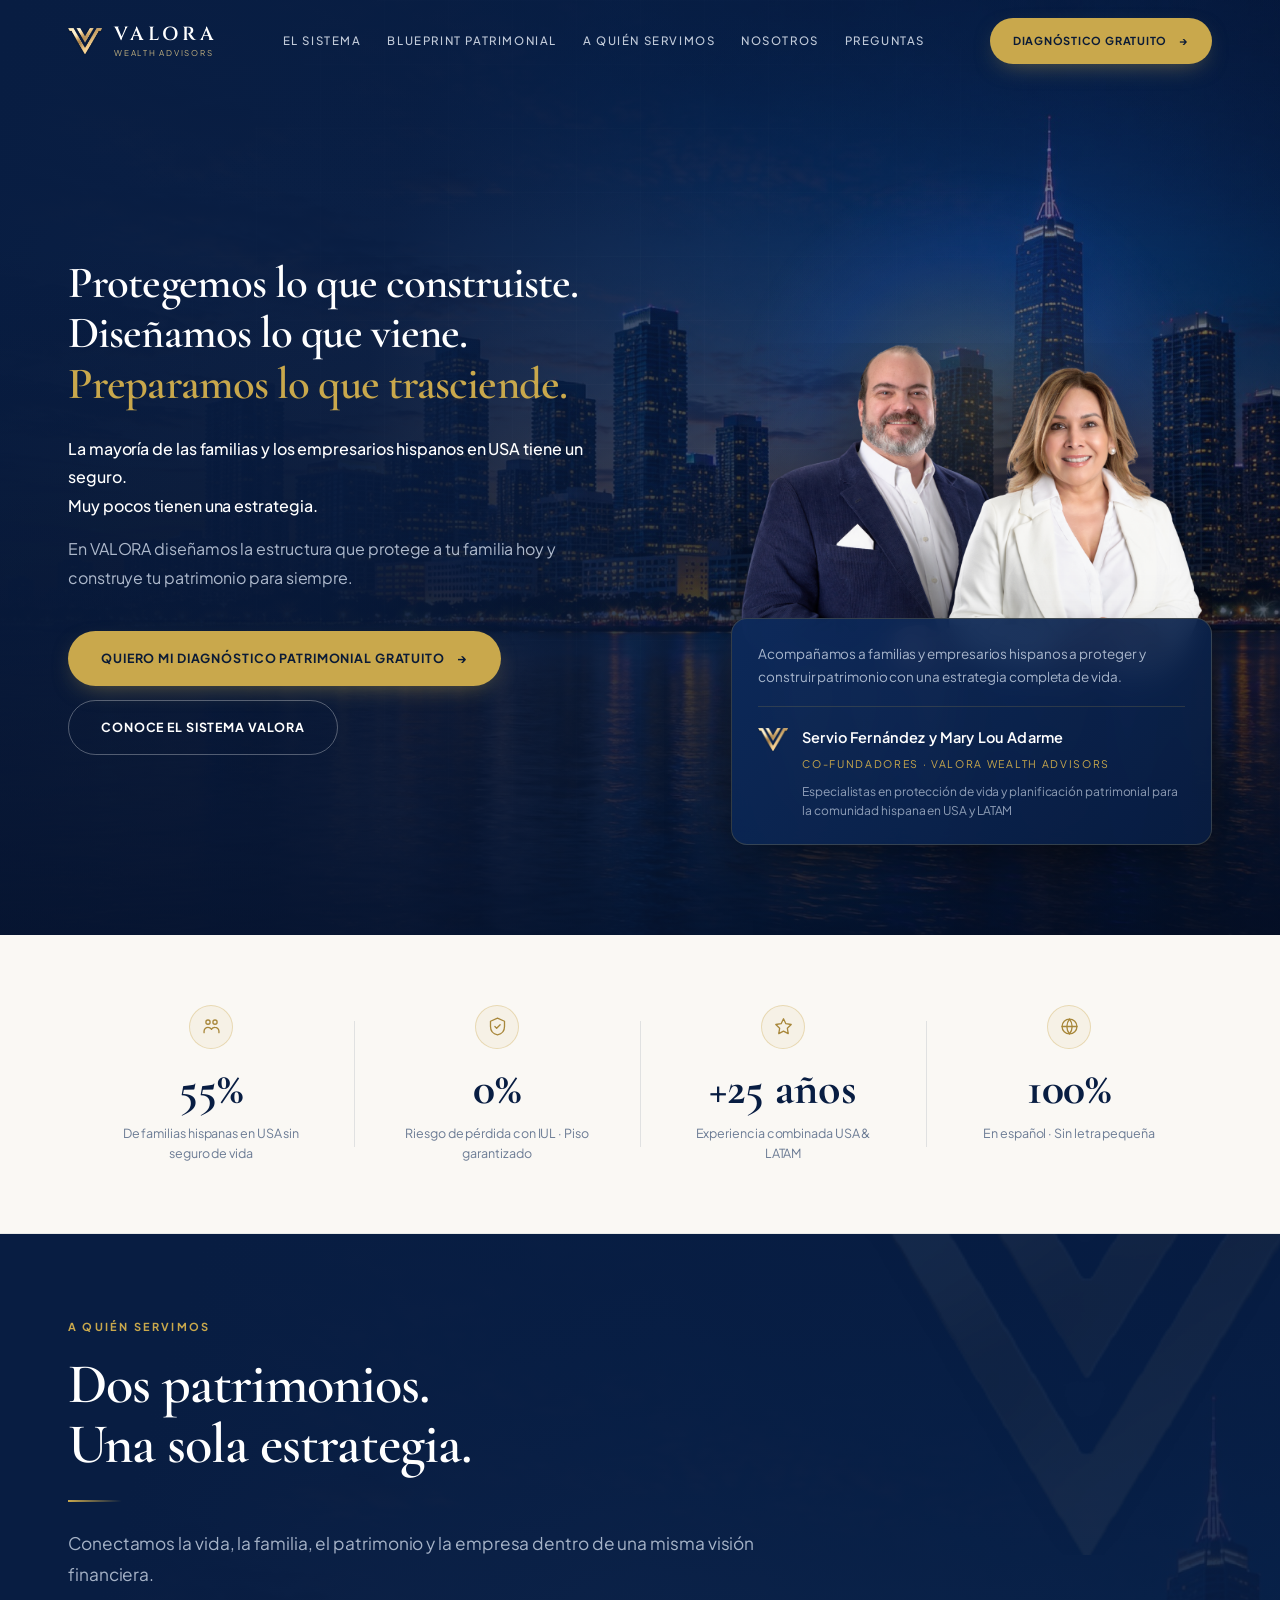
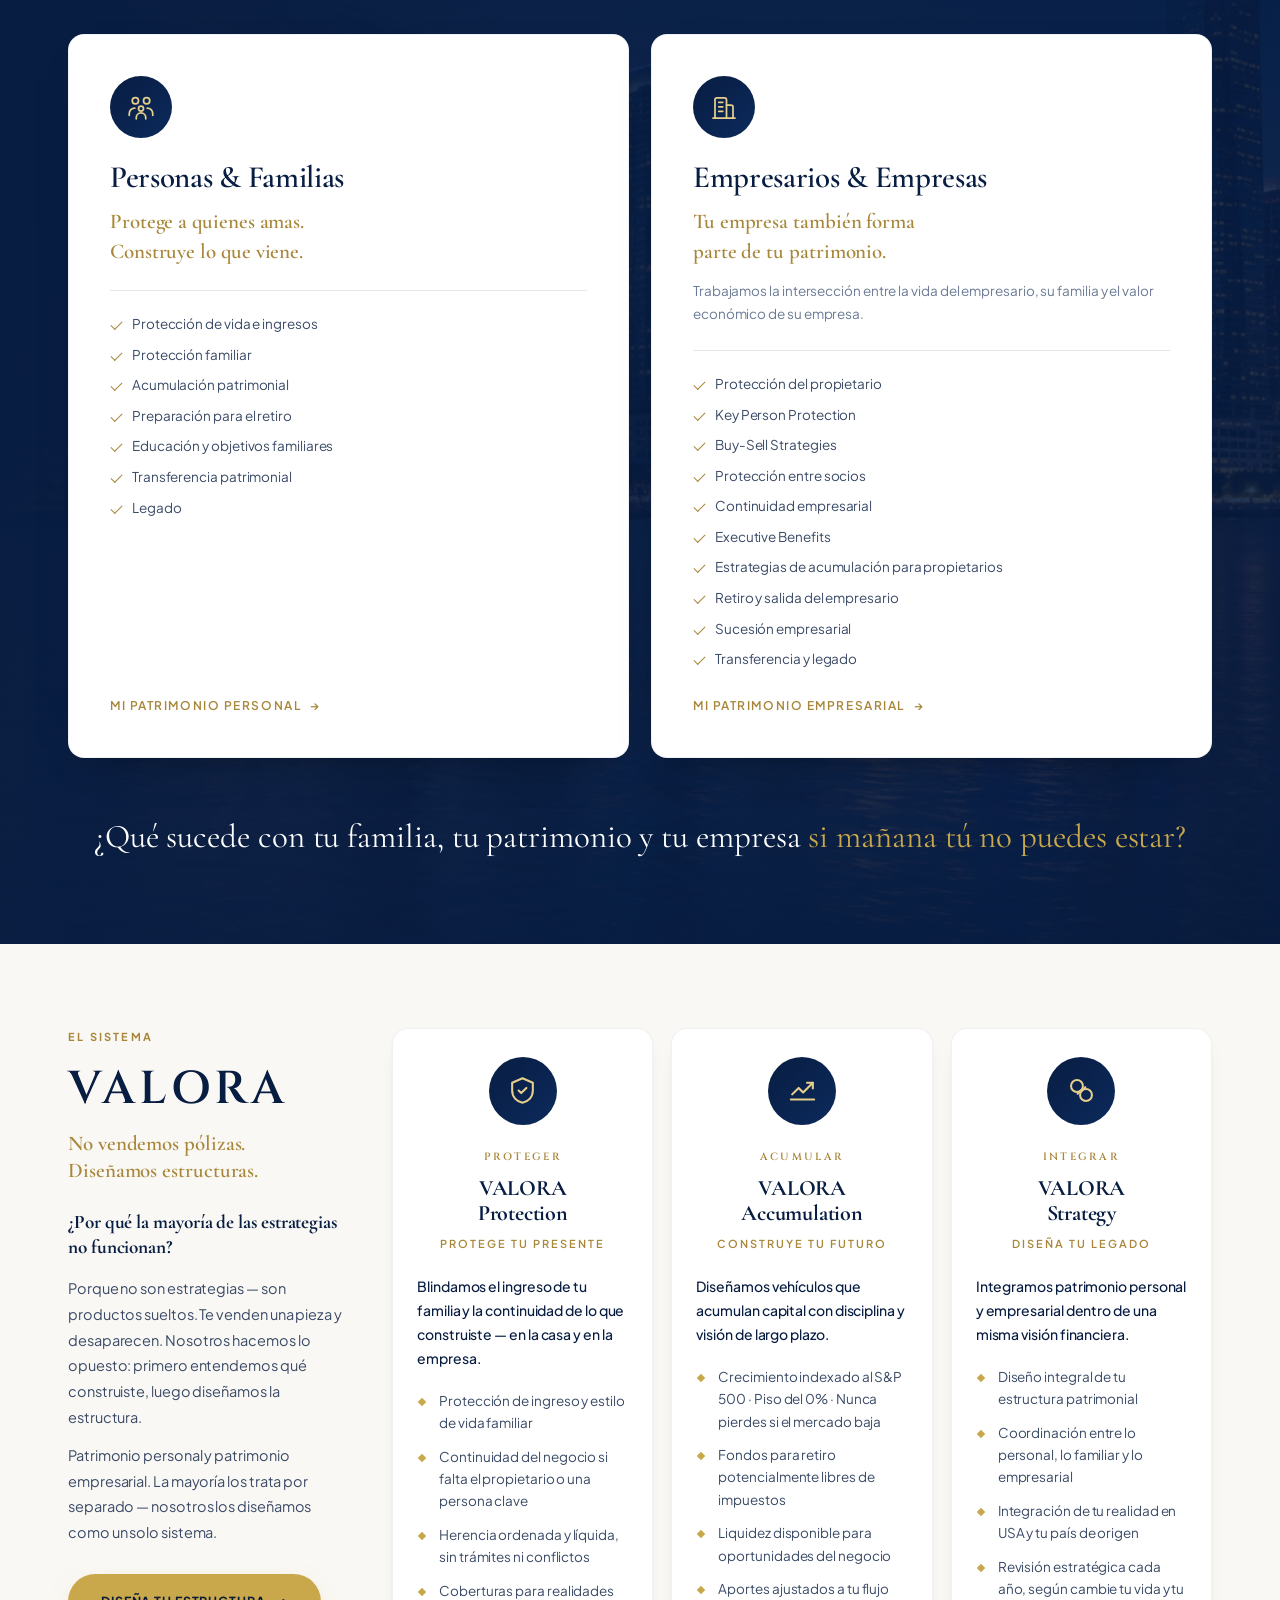
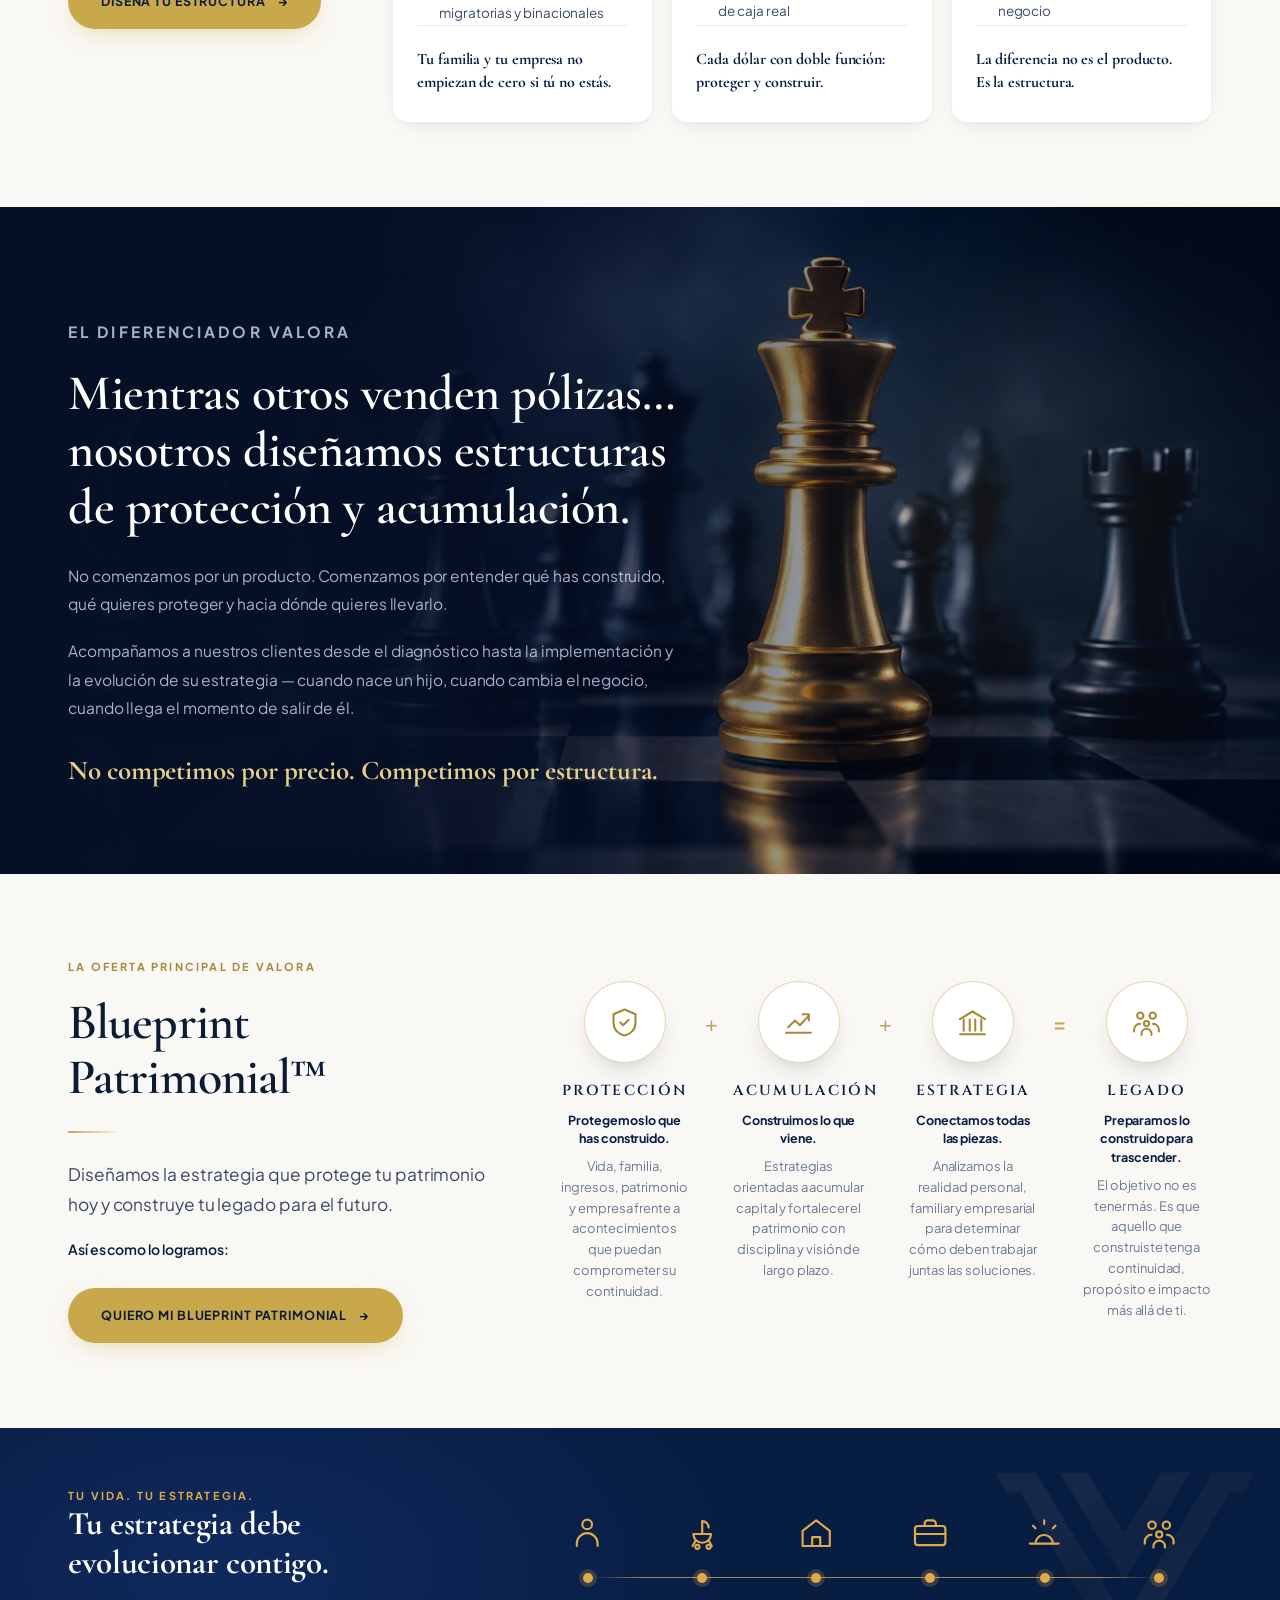
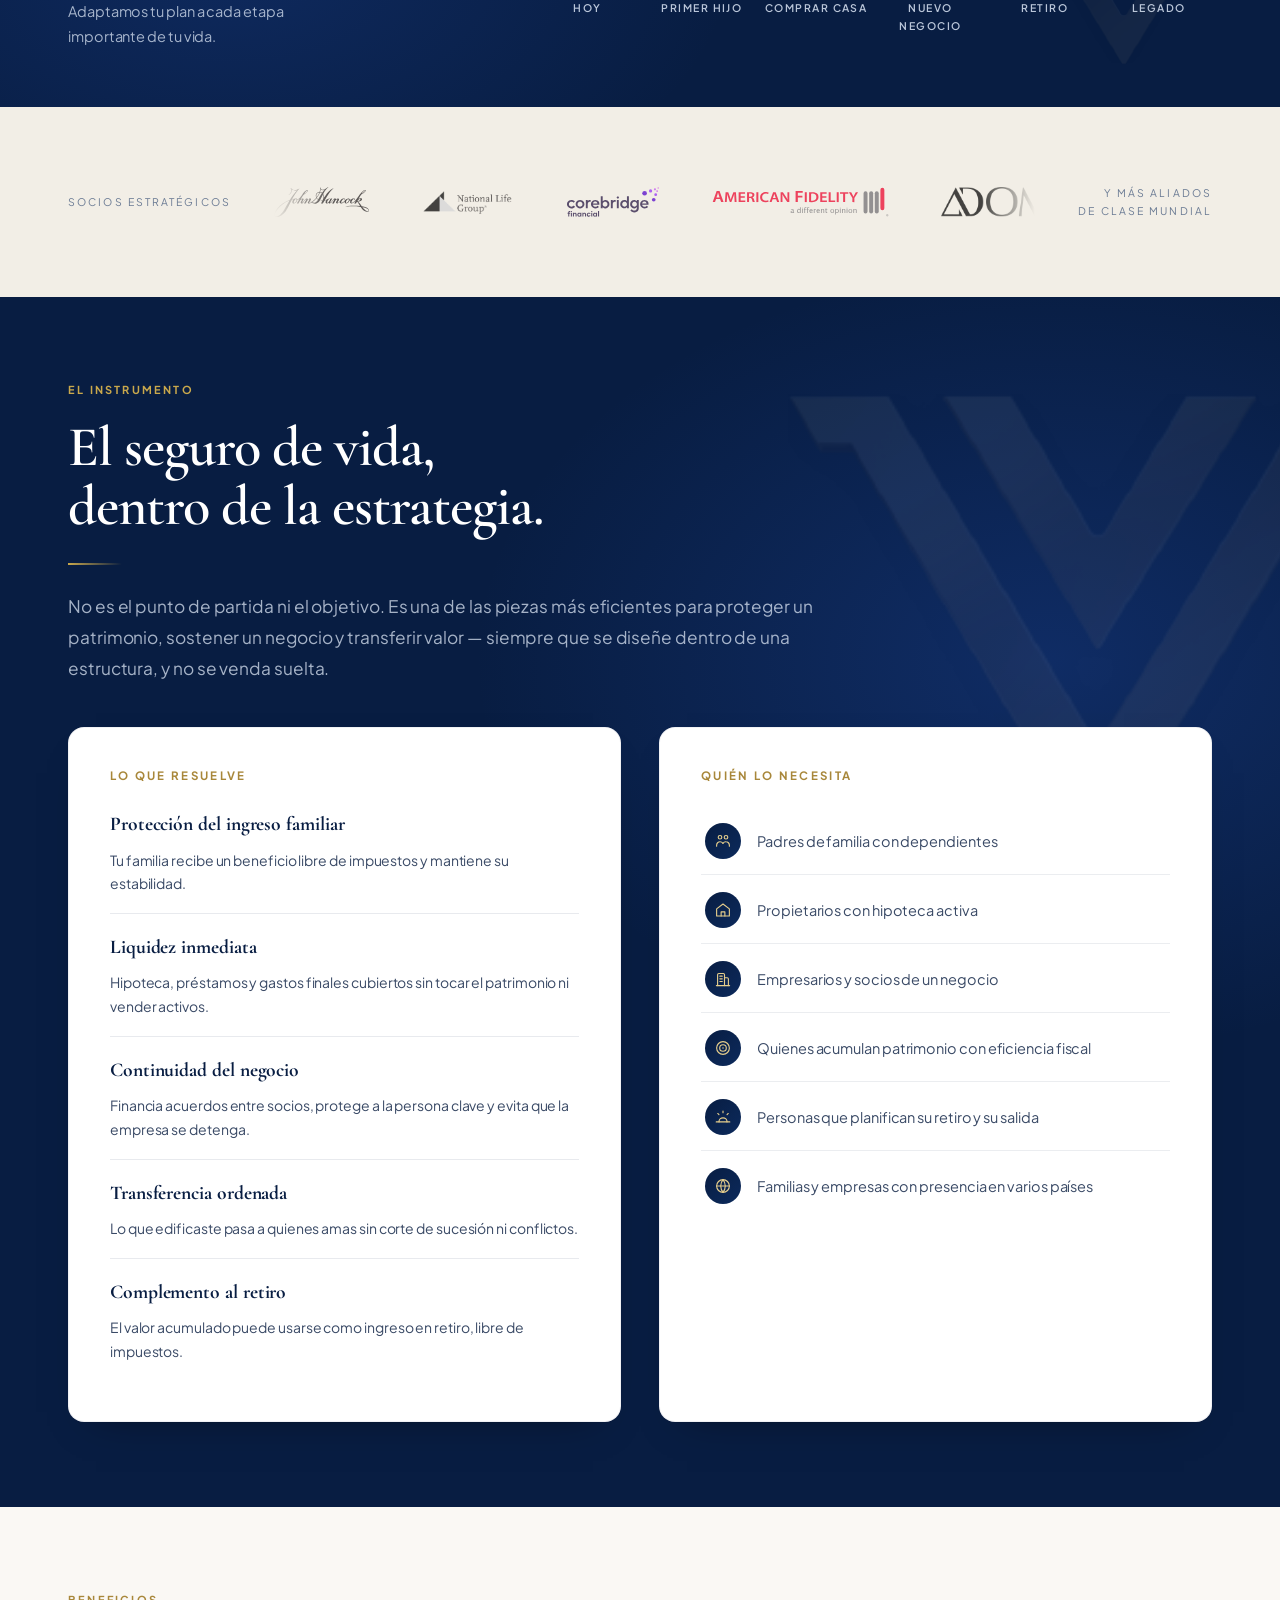
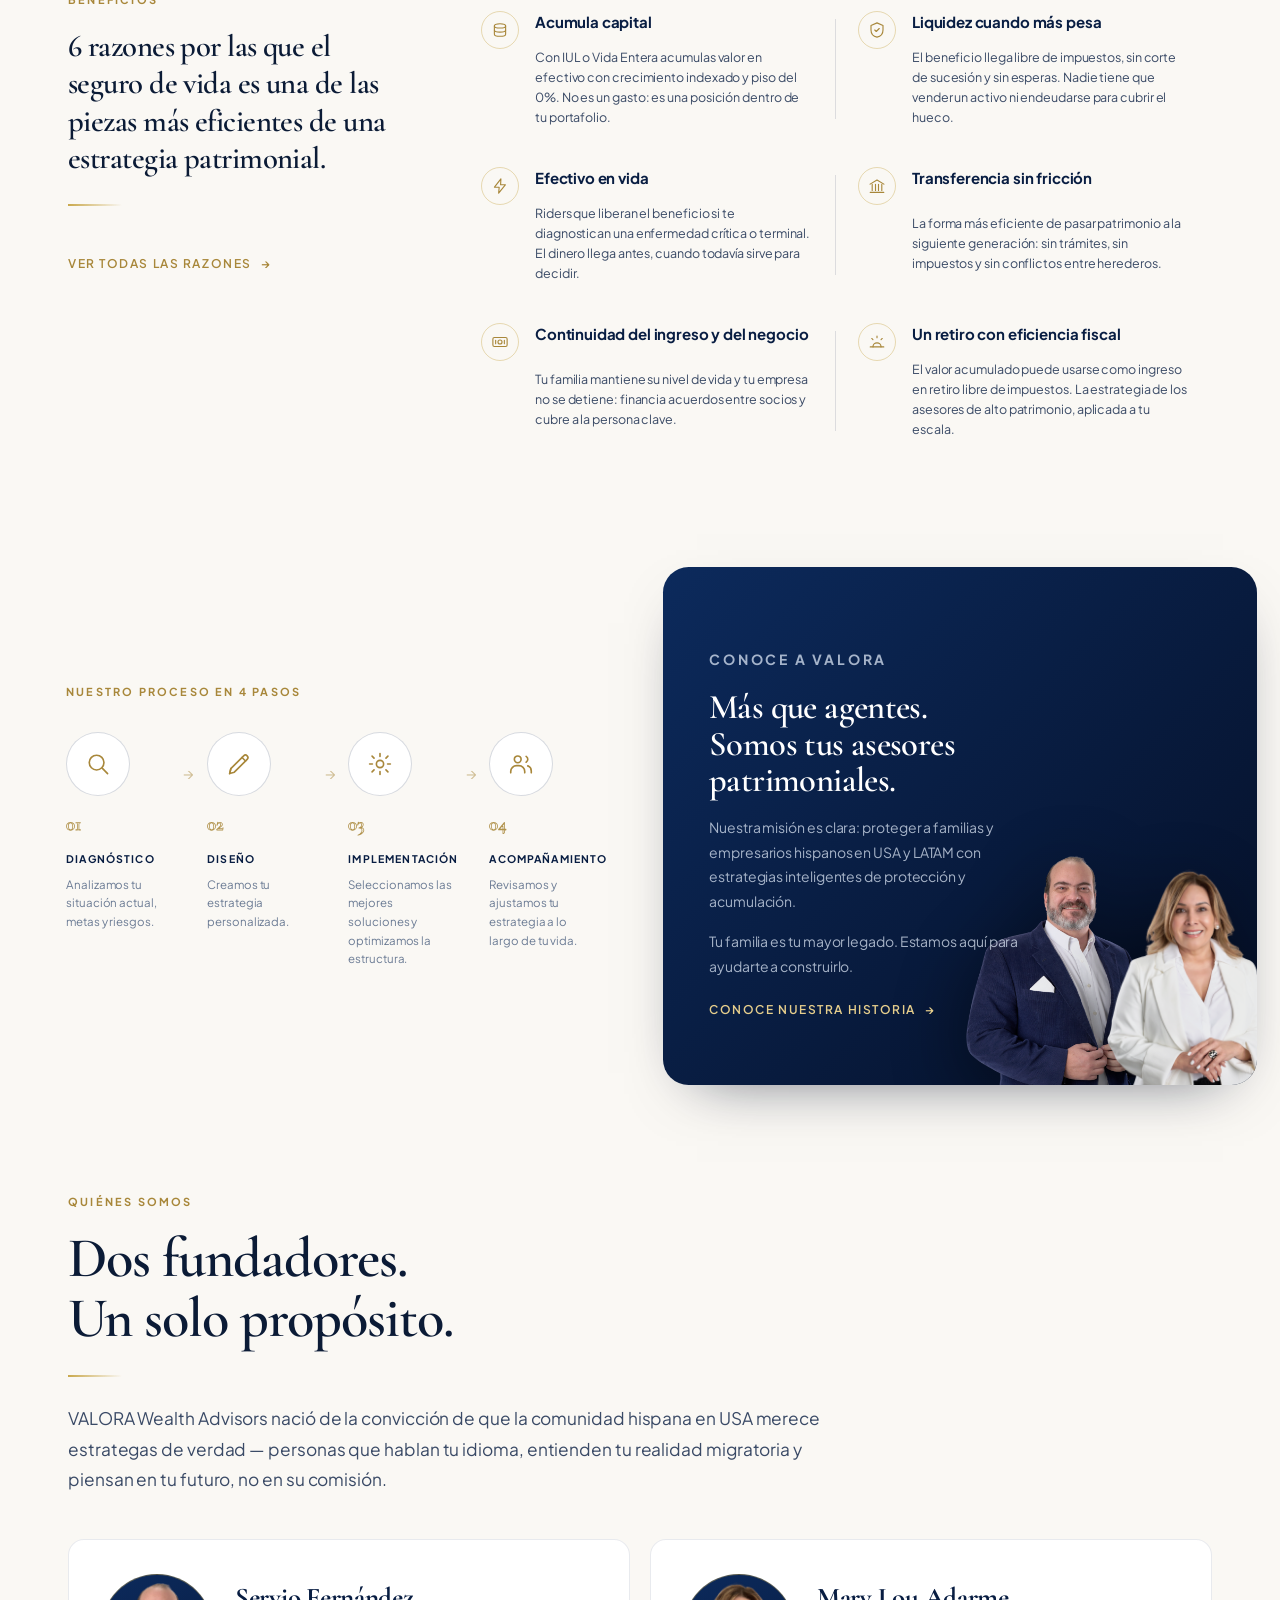
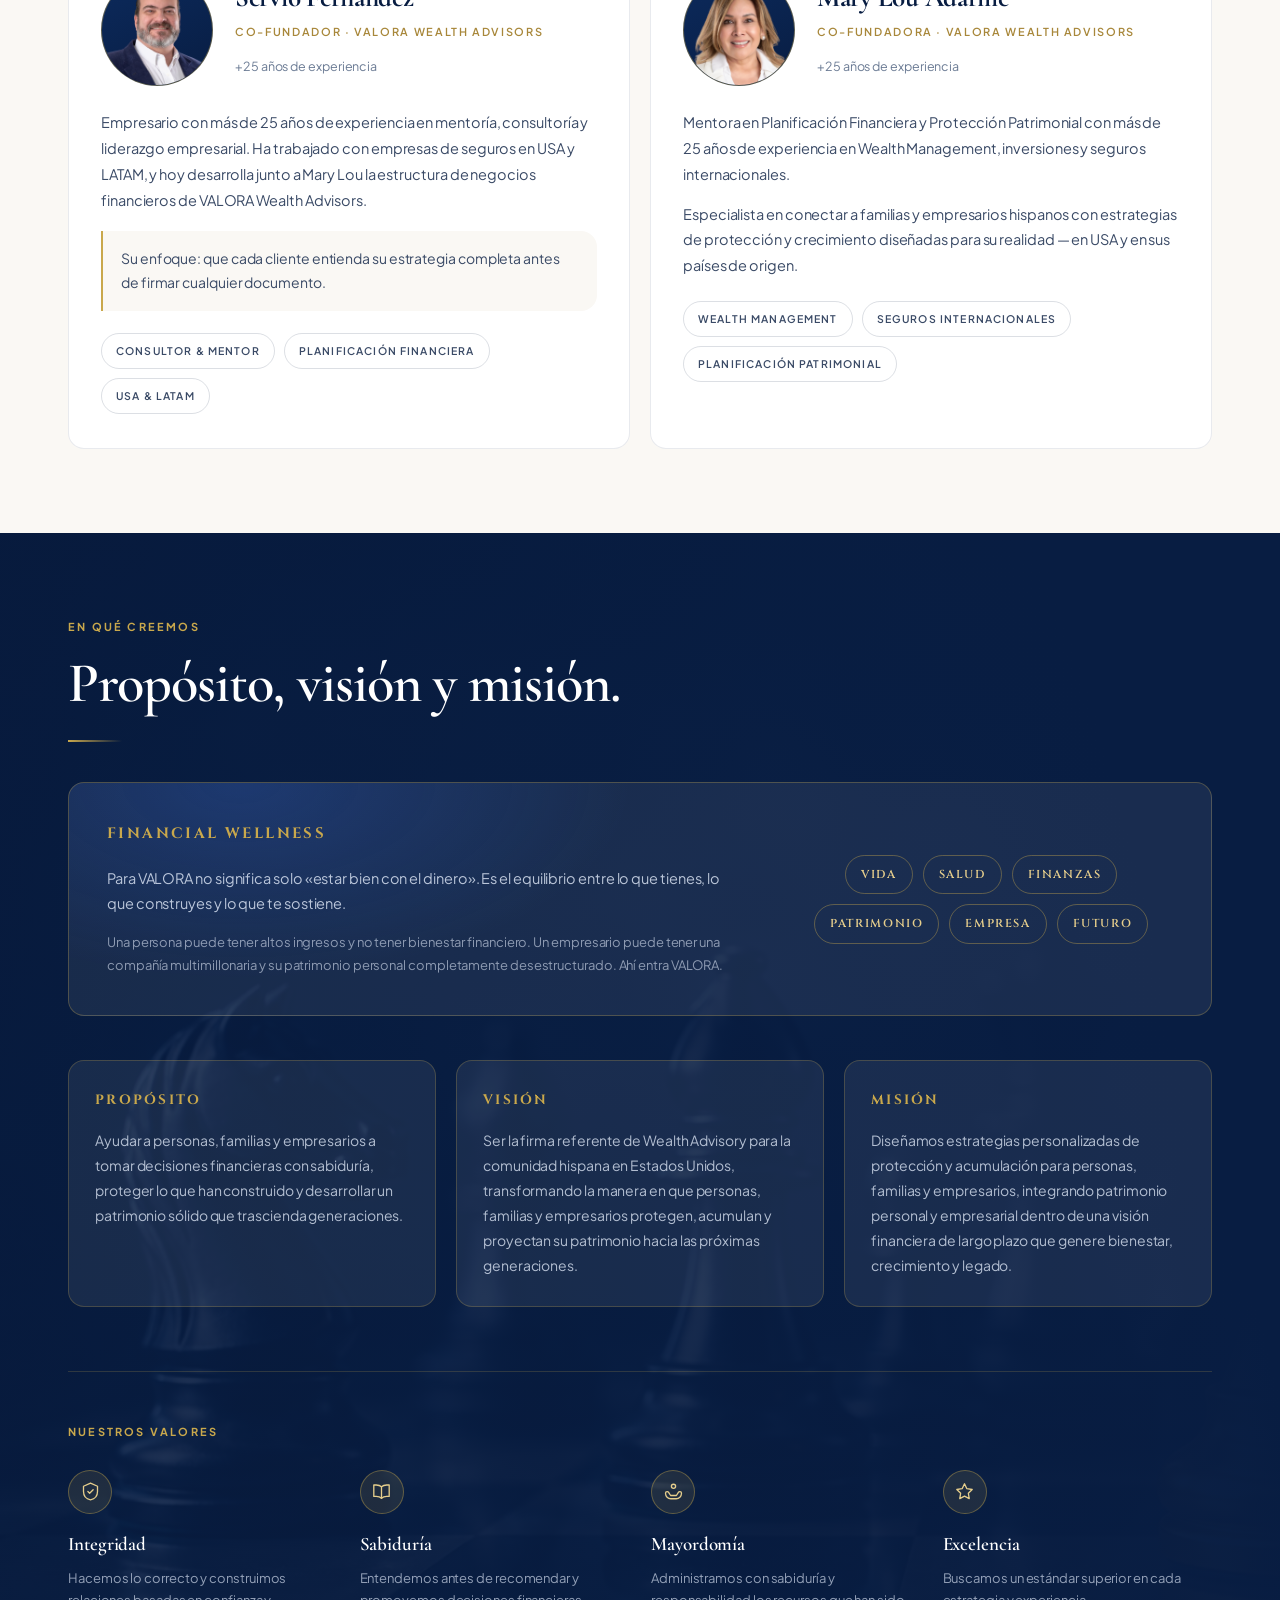
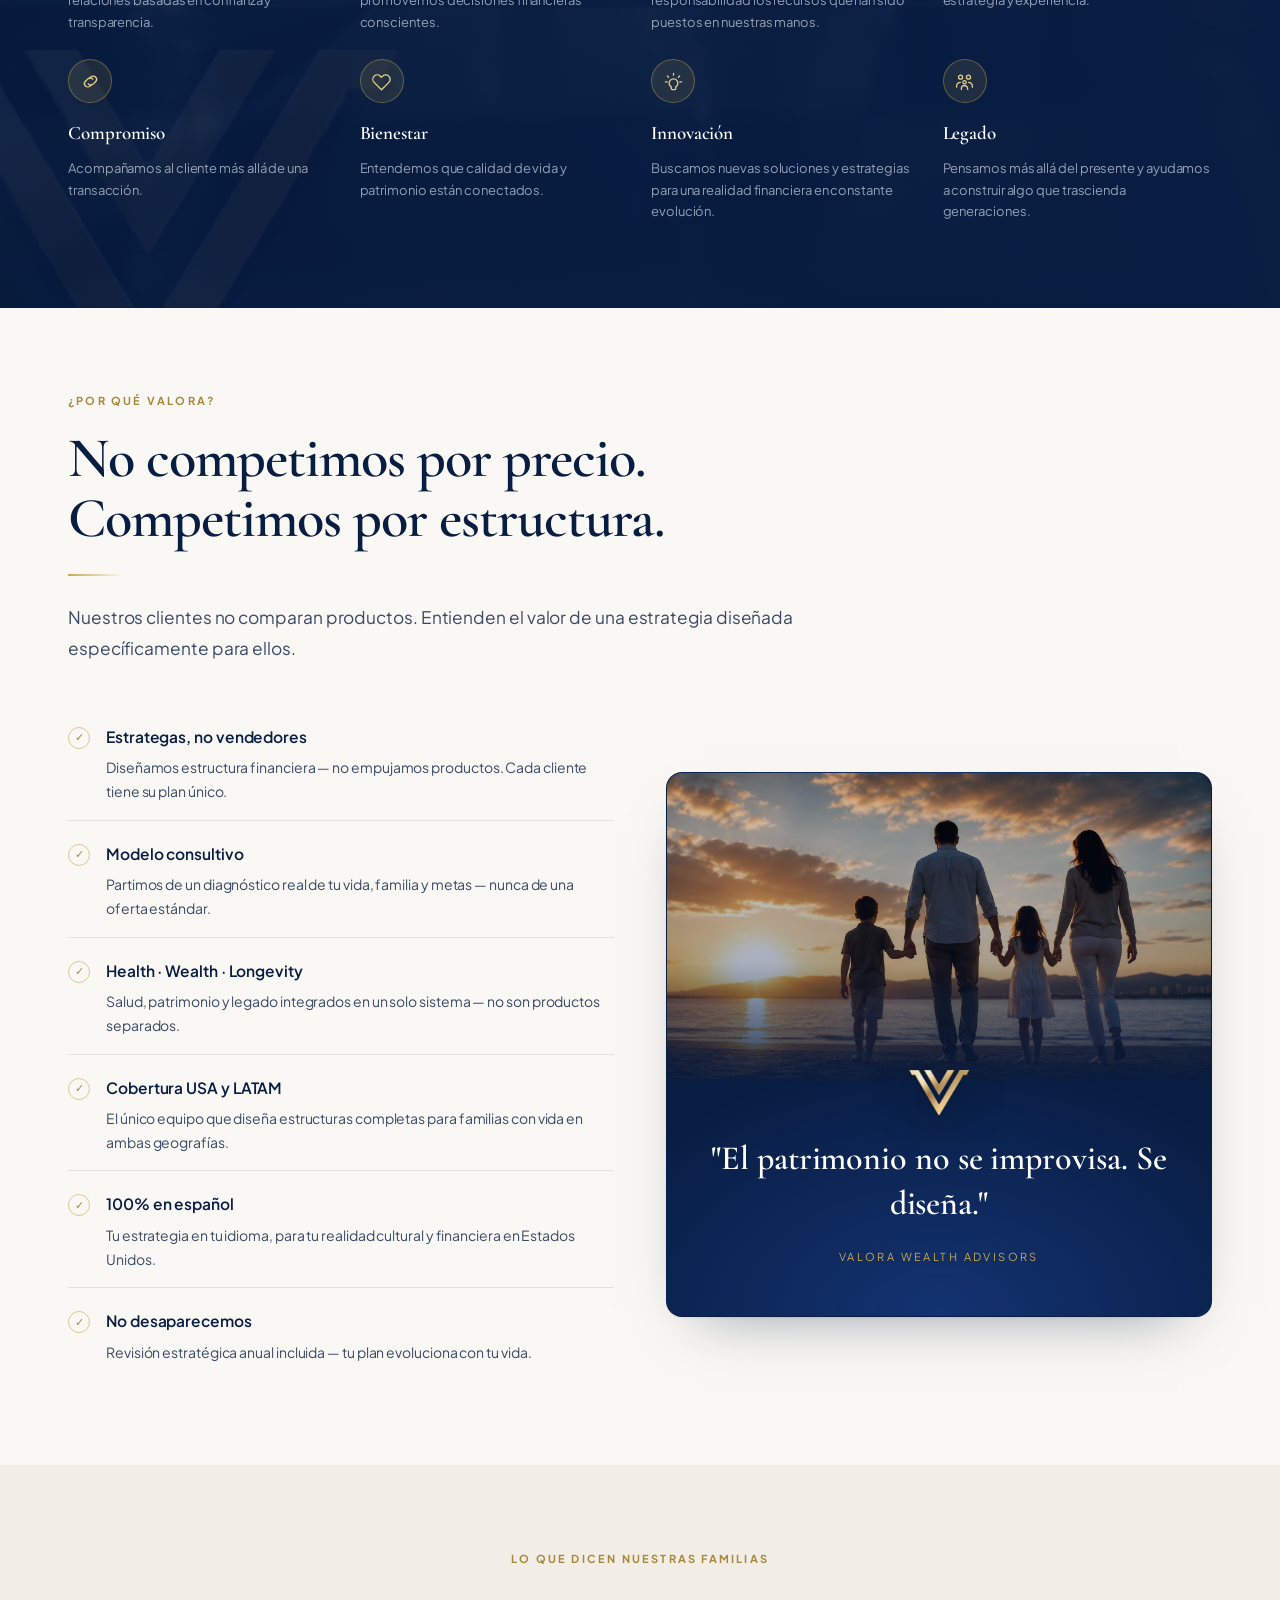
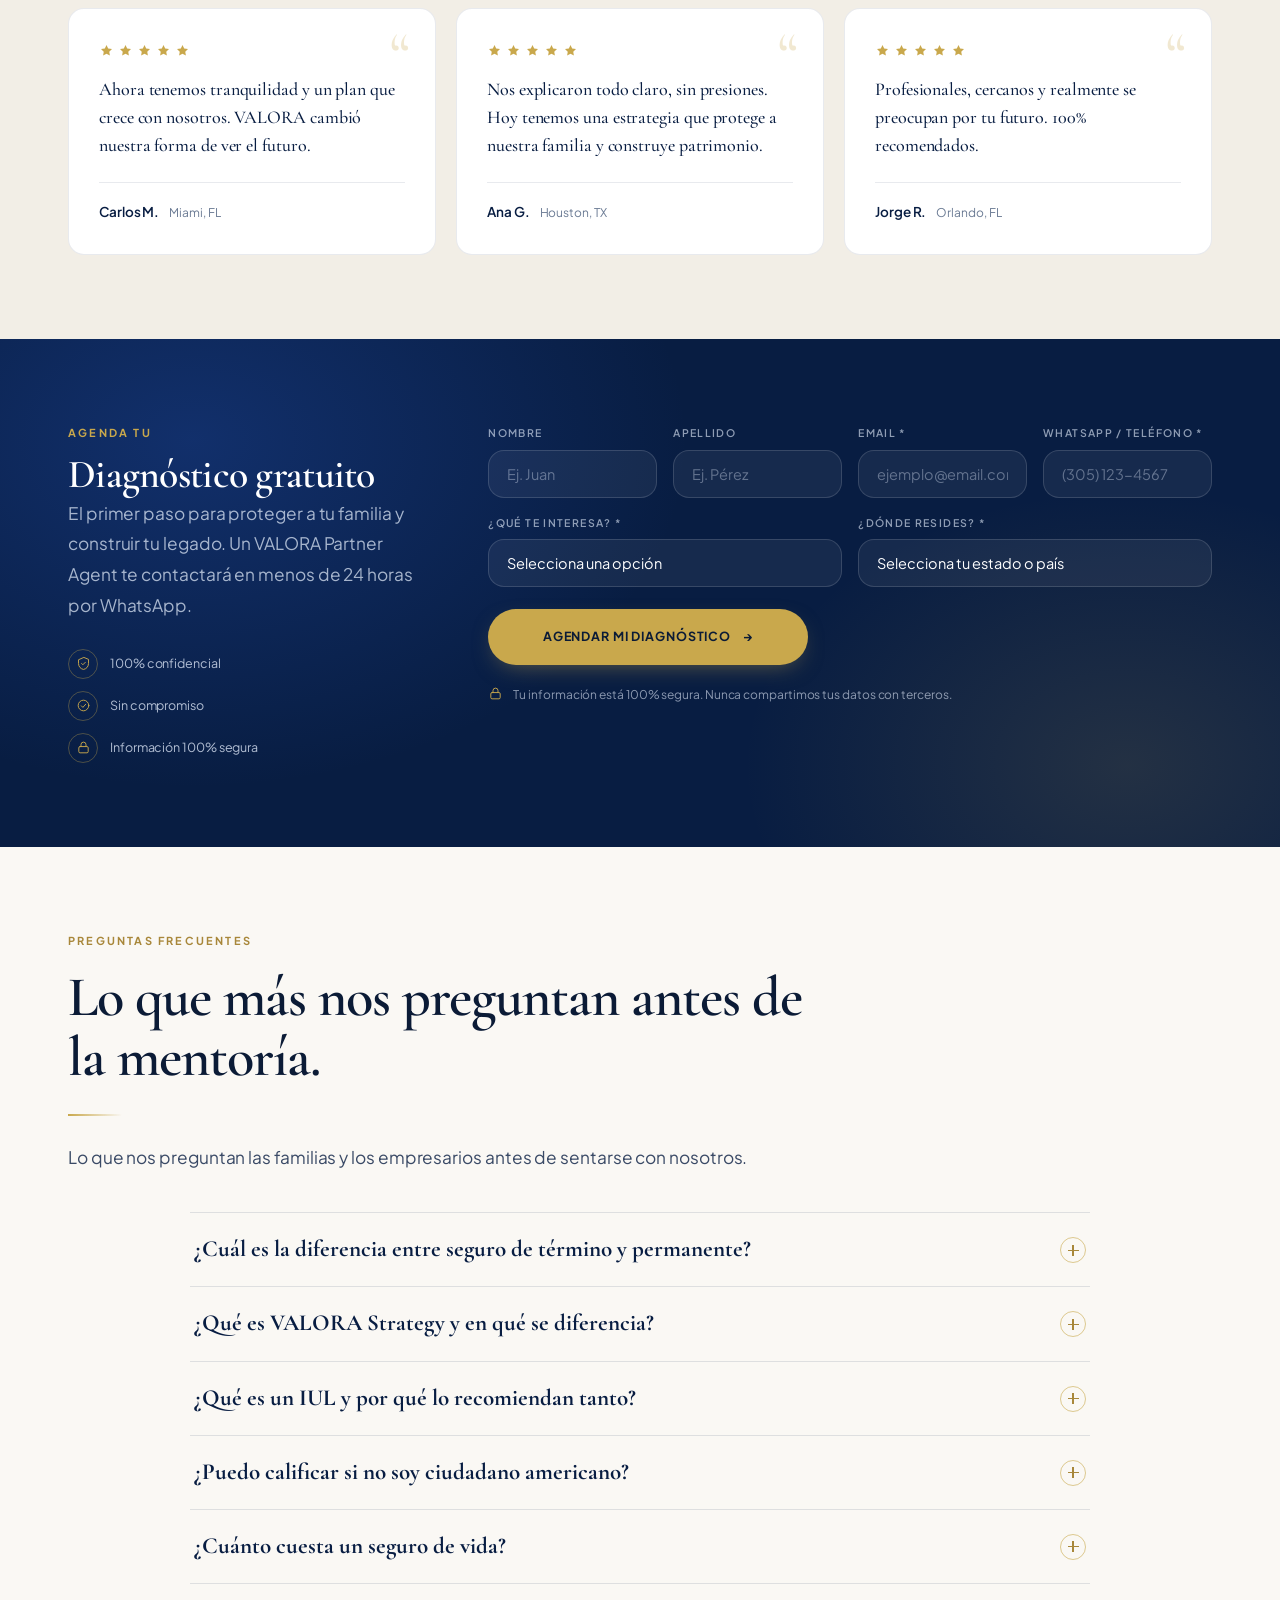
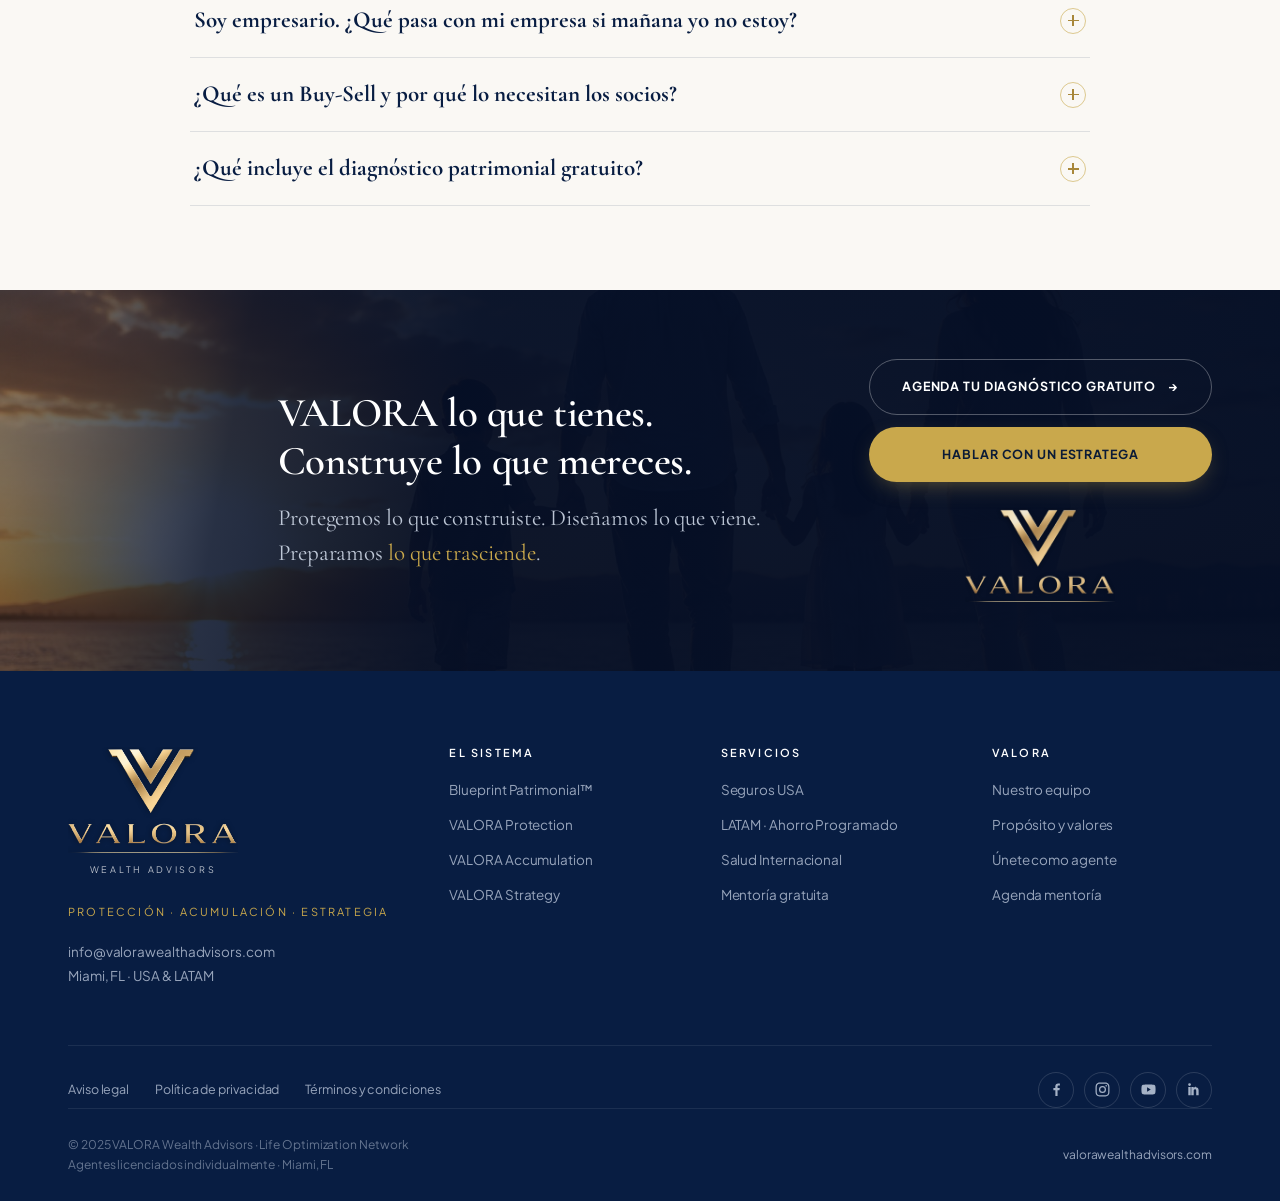
<file: index.html>
<!doctype html>
<html lang="es">
<head>
<meta charset="utf-8">
<meta name="viewport" content="width=device-width,initial-scale=1">
<title>VALORA Wealth Advisors — Protegemos lo que construiste. Diseñamos lo que viene.</title>
<meta name="description" content="Diseñamos la estrategia que protege tu patrimonio hoy y construye tu legado para el futuro. Protección, acumulación y planificación patrimonial para familias y empresarios hispanos en USA y LATAM. 100% en español.">
<link rel="canonical" href="https://valorawealthadvisors.com/">
<meta name="theme-color" content="#081D42">

<meta property="og:type" content="website">
<meta property="og:locale" content="es_ES">
<meta property="og:site_name" content="VALORA">
<meta property="og:url" content="https://valorawealthadvisors.com/">
<meta property="og:title" content="VALORA Wealth Advisors — Protegemos lo que construiste. Diseñamos lo que viene.">
<meta property="og:description" content="La mayoría de familias y empresarios hispanos en USA tiene un seguro. Muy pocos tienen una estrategia.">
<meta property="og:image" content="https://valorawealthadvisors.com/assets/og-image.png">
<meta property="og:image:width" content="1200">
<meta property="og:image:height" content="630">
<meta name="twitter:card" content="summary_large_image">

<link rel="icon" href="/assets/favicon.png" type="image/png">
<link rel="apple-touch-icon" href="/assets/apple-touch-icon.png">

<link rel="preconnect" href="https://fonts.googleapis.com">
<link rel="preconnect" href="https://fonts.gstatic.com" crossorigin>
<link href="https://fonts.googleapis.com/css2?family=Cinzel:wght@400;600&family=Cormorant+Garamond:wght@300;400;500;600;700&family=Plus+Jakarta+Sans:wght@300;400;500;600;700;800&display=swap" rel="stylesheet">
<link rel="preload" as="image" href="/assets/hero-skyline.jpg" fetchpriority="high">
<link rel="stylesheet" href="/styles.css">
</head>
<body>

<!-- ═══════════ HEADER ═══════════ -->
<header class="hdr" id="hdr">
  <div class="wrap">
    <a class="brand" href="#top" aria-label="VALORA — inicio">
      <img src="/assets/mark.png" alt="" width="34">
      <span class="brand-txt"><b>VALORA</b><span>Wealth Advisors</span></span>
    </a>
    <nav class="nav" id="nav">
      <a href="#sistema">El Sistema</a>
      <a href="#blueprint">Blueprint Patrimonial</a>
      <a href="#rutas">A quién servimos</a>
      <a href="#nosotros">Nosotros</a>
      <a href="#preguntas">Preguntas</a>
    </nav>
    <a class="btn btn-gold" href="#diagnostico">Diagnóstico gratuito<span class="ar">→</span></a>
    <button class="burger" id="burger" aria-label="Abrir menú" aria-expanded="false" aria-controls="nav">
      <span></span><span></span><span></span>
    </button>
  </div>
</header>

<!-- ═══════════ 1 · HERO ═══════════ -->
<section class="hero" id="top">
  <div class="wrap">
    <div class="hero-grid">
      <div>
        <h1>
          <span>Protegemos lo que construiste.</span>
          <span>Diseñamos lo que viene.</span>
          <span class="gold">Preparamos lo que trasciende.</span>
        </h1>
        <p class="hero-sub">
          <b>La mayoría de las familias y los empresarios hispanos en USA tiene un seguro.<br>Muy pocos tienen una estrategia.</b>
          En VALORA diseñamos la estructura que protege a tu familia hoy
          y construye tu patrimonio para siempre.
        </p>
        <div class="hero-cta">
          <a class="btn btn-gold" href="#diagnostico">Quiero mi diagnóstico patrimonial gratuito<span class="ar">→</span></a>
          <a class="btn btn-ghost" href="#sistema">Conoce el Sistema VALORA</a>
        </div>
      </div>

      <div>
        <div class="hero-art">
          <div class="founders-img">
            <img src="/assets/servio.png" alt="Servio Fernández, Co-Fundador de VALORA Wealth Advisors" width="700" height="867" fetchpriority="high">
            <img src="/assets/marylou.png" alt="Mary Lou Adarme, Co-Fundadora de VALORA Wealth Advisors" width="700" height="891" fetchpriority="high">
          </div>
        </div>
        <div class="founders-card">
          <p>Acompañamos a familias y empresarios hispanos a proteger y construir patrimonio con una estrategia completa de vida.</p>
          <div class="who">
            <img src="/assets/mark.png" alt="">
            <div>
              <b>Servio Fernández y Mary Lou Adarme</b>
              <em>Co-Fundadores · VALORA Wealth Advisors</em>
              <small>Especialistas en protección de vida y planificación patrimonial para la comunidad hispana en USA y LATAM</small>
            </div>
          </div>
        </div>
      </div>
    </div>
  </div>
</section>

<!-- ═══════════ 2 · TRUST BAR ═══════════ -->
<section class="trust">
  <div class="wrap">
    <div class="trust-grid rv">
      <div class="trust-item"><span class="ico" aria-hidden="true"><svg viewBox="0 0 24 24" fill="none" stroke="currentColor" stroke-width="1.5" stroke-linecap="round" stroke-linejoin="round"><circle cx="8" cy="7" r="2.4"/><circle cx="16" cy="7" r="2.4"/><path d="M3.5 19v-1.5A4.5 4.5 0 0 1 8 13c1.6 0 3 .8 4 2.1"/><path d="M12 15.1A4.5 4.5 0 0 1 16 13a4.5 4.5 0 0 1 4.5 4.5V19"/></svg></span><b>55%</b><span class="txt">De familias hispanas en USA sin seguro de vida</span></div>
      <div class="trust-item"><span class="ico" aria-hidden="true"><svg viewBox="0 0 24 24" fill="none" stroke="currentColor" stroke-width="1.5" stroke-linecap="round" stroke-linejoin="round"><path d="M12 2.5 4 6v6c0 5 3.4 8.6 8 9.5 4.6-.9 8-4.5 8-9.5V6z"/><path d="m9 12 2 2 4-4"/></svg></span><b>0%</b><span class="txt">Riesgo de pérdida con IUL · Piso garantizado</span></div>
      <div class="trust-item"><span class="ico" aria-hidden="true"><svg viewBox="0 0 24 24" fill="none" stroke="currentColor" stroke-width="1.5" stroke-linecap="round" stroke-linejoin="round"><path d="m12 3.2 2.7 5.6 6.1.9-4.4 4.3 1 6.1-5.4-2.9-5.4 2.9 1-6.1L3.2 9.7l6.1-.9z"/></svg></span><b>+25 años</b><span class="txt">Experiencia combinada USA &amp; LATAM</span></div>
      <div class="trust-item"><span class="ico" aria-hidden="true"><svg viewBox="0 0 24 24" fill="none" stroke="currentColor" stroke-width="1.5" stroke-linecap="round" stroke-linejoin="round"><circle cx="12" cy="12" r="8.5"/><path d="M3.5 12h17"/><path d="M12 3.5a13.5 13.5 0 0 1 0 17 13.5 13.5 0 0 1 0-17z"/></svg></span><b>100%</b><span class="txt">En español · Sin letra pequeña</span></div>
    </div>
  </div>
</section>

<!-- ═══════════ 2b · A QUIÉN SERVIMOS ═══════════ -->
<section class="sec rutas dark" id="rutas">
  <div class="wrap">
    <div class="rv rutas-head">
      <p class="eyebrow">A quién servimos</p>
      <h2 class="h2">Dos patrimonios.<br>Una sola estrategia.</h2>
      <div class="rule"></div>
      <p class="lead">
        Conectamos la vida, la familia, el patrimonio y la empresa dentro de
        una misma visión financiera.
      </p>
    </div>

    <div class="rutas-grid">
      <article class="ruta rv">
        <span class="ruta-ico" aria-hidden="true"><svg viewBox="0 0 24 24" fill="none" stroke="currentColor" stroke-width="1.4" stroke-linecap="round" stroke-linejoin="round"><circle cx="7.5" cy="7" r="2.5"/><circle cx="16.5" cy="7" r="2.5"/><circle cx="12" cy="13.2" r="2"/><path d="M2.6 18.6v-1.3A4.4 4.4 0 0 1 7 12.9"/><path d="M17 12.9a4.4 4.4 0 0 1 4.4 4.4v1.3"/><path d="M8.2 21.4v-.9a3.8 3.8 0 0 1 7.6 0v.9"/></svg></span>
        <h3>Personas &amp; Familias</h3>
        <p class="ruta-claim">Protege a quienes amas.<br>Construye lo que viene.</p>
        <ul>
            <li>Protección de vida e ingresos</li>
            <li>Protección familiar</li>
            <li>Acumulación patrimonial</li>
            <li>Preparación para el retiro</li>
            <li>Educación y objetivos familiares</li>
            <li>Transferencia patrimonial</li>
            <li>Legado</li>
        </ul>
        <a class="link-more" href="#diagnostico">Mi patrimonio personal<span class="ar">→</span></a>
      </article>

      <article class="ruta rv">
        <span class="ruta-ico" aria-hidden="true"><svg viewBox="0 0 24 24" fill="none" stroke="currentColor" stroke-width="1.4" stroke-linecap="round" stroke-linejoin="round"><path d="M3.2 20.8h17.6"/><path d="M4.8 20.8V6.2a1.6 1.6 0 0 1 1.6-1.6h6a1.6 1.6 0 0 1 1.6 1.6v14.6"/><path d="M14 10.4h3.6a1.6 1.6 0 0 1 1.6 1.6v8.8"/><path d="M7.8 8.2h3.2M7.8 11.8h3.2M7.8 15.4h3.2"/></svg></span>
        <h3>Empresarios &amp; Empresas</h3>
        <p class="ruta-claim">Tu empresa también forma<br>parte de tu patrimonio.</p>
        <p class="ruta-sub">
          Trabajamos la intersección entre la vida del empresario, su familia
          y el valor económico de su empresa.
        </p>
        <ul>
            <li>Protección del propietario</li>
            <li>Key Person Protection</li>
            <li>Buy-Sell Strategies</li>
            <li>Protección entre socios</li>
            <li>Continuidad empresarial</li>
            <li>Executive Benefits</li>
            <li>Estrategias de acumulación para propietarios</li>
            <li>Retiro y salida del empresario</li>
            <li>Sucesión empresarial</li>
            <li>Transferencia y legado</li>
        </ul>
        <a class="link-more" href="#diagnostico">Mi patrimonio empresarial<span class="ar">→</span></a>
      </article>
    </div>

    <p class="rutas-q rv">
      ¿Qué sucede con tu familia, tu patrimonio y tu empresa
      <span class="gold">si mañana tú no puedes estar?</span>
    </p>
  </div>
</section>

<!-- ═══════════ 3 · EL SISTEMA VALORA ═══════════ -->
<section class="sec" id="sistema">
  <div class="wrap">
    <div class="sys-layout">
      <div class="sys-intro rv">
        <p class="eyebrow on-light">El Sistema</p>
        <h2 class="h2"><span class="wordmark">VALORA</span></h2>
        <p class="claim">No vendemos pólizas.<br>Diseñamos estructuras.</p>
        <p class="sys-q">¿Por qué la mayoría de las estrategias no funcionan?</p>
        <p class="lead">
          Porque no son estrategias — son productos sueltos. Te venden una pieza y desaparecen.
          Nosotros hacemos lo opuesto: primero entendemos qué construiste, luego diseñamos la estructura.
        </p>
        <p class="lead">Patrimonio personal y patrimonio empresarial. La mayoría los trata por separado — nosotros los diseñamos como un solo sistema.</p>
        <a class="btn btn-gold sys-cta" href="#diagnostico">Diseña tu estructura<span class="ar">→</span></a>
      </div>

      <div class="cards-3">
        <article class="card rv">
          <div class="card-ico" aria-hidden="true">
            <svg viewBox="0 0 24 24" fill="none" stroke="currentColor" stroke-width="1.6" stroke-linecap="round" stroke-linejoin="round"><path d="M12 2.5 4 6v6c0 5 3.4 8.6 8 9.5 4.6-.9 8-4.5 8-9.5V6z"/><path d="m9 12 2 2 4-4"/></svg>
          </div>
          <p class="verb">Proteger</p>
          <h3><span>VALORA</span>Protection</h3>
          <p class="sub">Protege tu presente</p>
          <p class="body">Blindamos el ingreso de tu familia y la continuidad de lo que construiste — en la casa y en la empresa.</p>
          <ul>
          <li>Protección de ingreso y estilo de vida familiar</li>
          <li>Continuidad del negocio si falta el propietario o una persona clave</li>
          <li>Herencia ordenada y líquida, sin trámites ni conflictos</li>
          <li>Coberturas para realidades migratorias y binacionales</li>
          </ul>
          <p class="close">Tu familia y tu empresa no empiezan de cero si tú no estás.</p>
        </article>
        <article class="card rv">
          <div class="card-ico" aria-hidden="true">
            <svg viewBox="0 0 24 24" fill="none" stroke="currentColor" stroke-width="1.6" stroke-linecap="round" stroke-linejoin="round"><path d="M3 19h18"/><path d="m4 15 5-5 3.5 3.5L20 6"/><path d="M20 10.5V6h-4.5"/></svg>
          </div>
          <p class="verb">Acumular</p>
          <h3><span>VALORA</span>Accumulation</h3>
          <p class="sub">Construye tu futuro</p>
          <p class="body">Diseñamos vehículos que acumulan capital con disciplina y visión de largo plazo.</p>
          <ul>
          <li>Crecimiento indexado al S&amp;P 500 · Piso del 0% · Nunca pierdes si el mercado baja</li>
          <li>Fondos para retiro potencialmente libres de impuestos</li>
          <li>Liquidez disponible para oportunidades del negocio</li>
          <li>Aportes ajustados a tu flujo de caja real</li>
          </ul>
          <p class="close">Cada dólar con doble función: proteger y construir.</p>
        </article>
        <article class="card rv">
          <div class="card-ico" aria-hidden="true">
            <svg viewBox="0 0 24 24" fill="none" stroke="currentColor" stroke-width="1.6" stroke-linecap="round" stroke-linejoin="round"><circle cx="8.5" cy="8.5" r="4.6"/><circle cx="15.5" cy="15.5" r="4.6"/><path d="M12.2 12.2 15 9.4M9 14.6l2.8-2.8"/></svg>
          </div>
          <p class="verb">Integrar</p>
          <h3><span>VALORA</span>Strategy</h3>
          <p class="sub">Diseña tu legado</p>
          <p class="body">Integramos patrimonio personal y empresarial dentro de una misma visión financiera.</p>
          <ul>
          <li>Diseño integral de tu estructura patrimonial</li>
          <li>Coordinación entre lo personal, lo familiar y lo empresarial</li>
          <li>Integración de tu realidad en USA y tu país de origen</li>
          <li>Revisión estratégica cada año, según cambie tu vida y tu negocio</li>
          </ul>
          <p class="close">La diferencia no es el producto. Es la estructura.</p>
        </article>
      </div>
    </div>
  </div>
</section>

<!-- ═══════════ 4 · DIFERENCIADOR ═══════════ -->
<section class="sec diff">
  <div class="wrap">
    <div class="diff-grid">
      <div class="rv">
        <p class="eyebrow">El diferenciador VALORA</p>
        <h2>
          Mientras otros venden pólizas…<br>
          nosotros diseñamos estructuras<br>
          de protección y acumulación.
        </h2>
        <p>No comenzamos por un producto. Comenzamos por entender qué has construido,
           qué quieres proteger y hacia dónde quieres llevarlo.</p>
        <p>
          Acompañamos a nuestros clientes desde el diagnóstico hasta la implementación
          y la evolución de su estrategia — cuando nace un hijo, cuando cambia el negocio,
          cuando llega el momento de salir de él.
        </p>
        <p class="punch">No competimos por precio. Competimos por estructura.</p>
      </div>
    </div>
  </div>
</section>

<!-- ═══════════ 5b · EL BLUEPRINT VALORA ═══════════ -->
<section class="sec blueprint" id="blueprint">
  <div class="wrap">
    <div class="bp-grid">
      <div class="rv">
        <p class="eyebrow on-light">La oferta principal de VALORA</p>
        <h2 class="h2 bp-oferta">Blueprint<br>Patrimonial&trade;</h2>
        <div class="rule"></div>
        <p class="lead">
          Diseñamos la estrategia que protege tu patrimonio hoy
          y construye tu legado para el futuro.
        </p>
        <p class="bp-kicker">Así es como lo logramos:</p>
        <a class="btn btn-gold bp-cta" href="#diagnostico">Quiero mi Blueprint Patrimonial<span class="ar">→</span></a>
      </div>
      <div class="bp-flow">
        <div class="bp-step rv">
          <span class="bp-ico" aria-hidden="true"><svg viewBox="0 0 24 24" fill="none" stroke="currentColor" stroke-width="1.5" stroke-linecap="round" stroke-linejoin="round"><path d="M12 2.5 4 6v6c0 5 3.4 8.6 8 9.5 4.6-.9 8-4.5 8-9.5V6z"/><path d="m9 12 2 2 4-4"/></svg></span>
          <h3>Protección</h3>
          <b class="bp-claim">Protegemos lo que has construido.</b>
          <p>Vida, familia, ingresos, patrimonio y empresa frente a acontecimientos que puedan comprometer su continuidad.</p>
        </div>
        <span class="bp-arrow" aria-hidden="true">+</span>
        <div class="bp-step rv">
          <span class="bp-ico" aria-hidden="true"><svg viewBox="0 0 24 24" fill="none" stroke="currentColor" stroke-width="1.5" stroke-linecap="round" stroke-linejoin="round"><path d="M3 19.5h18"/><path d="m4.5 15.5 5-5 3.5 3.5 6.5-7"/><path d="M19.5 10.5V6H15"/></svg></span>
          <h3>Acumulación</h3>
          <b class="bp-claim">Construimos lo que viene.</b>
          <p>Estrategias orientadas a acumular capital y fortalecer el patrimonio con disciplina y visión de largo plazo.</p>
        </div>
        <span class="bp-arrow" aria-hidden="true">+</span>
        <div class="bp-step rv">
          <span class="bp-ico" aria-hidden="true"><svg viewBox="0 0 24 24" fill="none" stroke="currentColor" stroke-width="1.5" stroke-linecap="round" stroke-linejoin="round"><path d="M2.8 9.5 12 4l9.2 5.5"/><path d="M5.6 9.8V18M10 9.8V18M14 9.8V18M18.4 9.8V18"/><path d="M3 20.5h18"/></svg></span>
          <h3>Estrategia</h3>
          <b class="bp-claim">Conectamos todas las piezas.</b>
          <p>Analizamos la realidad personal, familiar y empresarial para determinar cómo deben trabajar juntas las soluciones.</p>
        </div>
        <span class="bp-arrow bp-igual" aria-hidden="true">=</span>
        <div class="bp-step rv">
          <span class="bp-ico" aria-hidden="true"><svg viewBox="0 0 24 24" fill="none" stroke="currentColor" stroke-width="1.5" stroke-linecap="round" stroke-linejoin="round"><circle cx="7.5" cy="7" r="2.3"/><circle cx="16.5" cy="7" r="2.3"/><circle cx="12" cy="12.8" r="1.9"/><path d="M3 18.5v-1.2A4.2 4.2 0 0 1 7.2 13"/><path d="M16.8 13a4.2 4.2 0 0 1 4.2 4.3v1.2"/><path d="M8.4 21v-.8a3.6 3.6 0 0 1 7.2 0v.8"/></svg></span>
          <h3>Legado</h3>
          <b class="bp-claim">Preparamos lo construido para trascender.</b>
          <p>El objetivo no es tener más. Es que aquello que construiste tenga continuidad, propósito e impacto más allá de ti.</p>
        </div>
      </div>
    </div>
  </div>
</section>

<!-- ═══════════ 5c · TU VIDA · TU ESTRATEGIA ═══════════ -->
<section class="sec vida dark">
  <div class="wrap">
    <div class="vida-grid">
      <div class="vida-head rv">
        <p class="eyebrow">Tu vida. Tu estrategia.</p>
        <h3 class="h3">Tu estrategia debe<br>evolucionar contigo.</h3>
        <p class="lead">Adaptamos tu plan a cada etapa<br>importante de tu vida.</p>
      </div>
      <ul class="timeline">
          <li class="rv"><span class="tl-ico" aria-hidden="true"><svg viewBox="0 0 24 24" fill="none" stroke="currentColor" stroke-width="1.5" stroke-linecap="round" stroke-linejoin="round"><circle cx="12" cy="6.5" r="3"/><path d="M5.5 20v-1.5A6.5 6.5 0 0 1 12 12a6.5 6.5 0 0 1 6.5 6.5V20"/></svg></span><span class="tl-dot"></span><b>Hoy</b></li>
          <li class="rv"><span class="tl-ico" aria-hidden="true"><svg viewBox="0 0 24 24" fill="none" stroke="currentColor" stroke-width="1.5" stroke-linecap="round" stroke-linejoin="round"><path d="M6.5 12.5h11a5.5 5.5 0 0 1-11 0z"/><path d="M12 12.5v-8a4 4 0 0 1 4 4"/><path d="M8 16.5 6 20M16 16.5l2 3.5"/><circle cx="9" cy="20.5" r="1.3"/><circle cx="16" cy="20.5" r="1.3"/></svg></span><span class="tl-dot"></span><b>Primer hijo</b></li>
          <li class="rv"><span class="tl-ico" aria-hidden="true"><svg viewBox="0 0 24 24" fill="none" stroke="currentColor" stroke-width="1.5" stroke-linecap="round" stroke-linejoin="round"><path d="M3.5 10.5 12 4l8.5 6.5V20h-17z"/><path d="M9.5 20v-5.5h5V20"/></svg></span><span class="tl-dot"></span><b>Comprar casa</b></li>
          <li class="rv"><span class="tl-ico" aria-hidden="true"><svg viewBox="0 0 24 24" fill="none" stroke="currentColor" stroke-width="1.5" stroke-linecap="round" stroke-linejoin="round"><rect x="2.5" y="7.5" width="19" height="12" rx="1.8"/><path d="M8.5 7.5V6a2 2 0 0 1 2-2h3a2 2 0 0 1 2 2v1.5"/><path d="M2.5 12.5h19"/></svg></span><span class="tl-dot"></span><b>Nuevo negocio</b></li>
          <li class="rv"><span class="tl-ico" aria-hidden="true"><svg viewBox="0 0 24 24" fill="none" stroke="currentColor" stroke-width="1.5" stroke-linecap="round" stroke-linejoin="round"><path d="M3 18.5h18"/><path d="M6.6 18.5a5.4 5.4 0 0 1 10.8 0"/><path d="M12 4v2.3M5 7.3l1.6 1.6M19 7.3l-1.6 1.6"/></svg></span><span class="tl-dot"></span><b>Retiro</b></li>
          <li class="rv"><span class="tl-ico" aria-hidden="true"><svg viewBox="0 0 24 24" fill="none" stroke="currentColor" stroke-width="1.5" stroke-linecap="round" stroke-linejoin="round"><circle cx="7.5" cy="7" r="2.3"/><circle cx="16.5" cy="7" r="2.3"/><circle cx="12" cy="12.8" r="1.9"/><path d="M3 18.5v-1.2A4.2 4.2 0 0 1 7.2 13"/><path d="M16.8 13a4.2 4.2 0 0 1 4.2 4.3v1.2"/><path d="M8.4 21v-.8a3.6 3.6 0 0 1 7.2 0v.8"/></svg></span><span class="tl-dot"></span><b>Legado</b></li>
      </ul>
    </div>
  </div>
</section>

<!-- ═══════════ 6 · CARRIERS ═══════════ -->
<section class="carriers" id="socios">
  <div class="wrap rv">
    <div class="carrier-band">
      <p class="carrier-label">Socios estratégicos</p>

      <div class="carrier-desfile">
        <div class="carrier-cinta">
        <ul class="carrier-list">
          <li class="c-jh"><img src="/assets/carriers/john-hancock.svg" alt="John Hancock" loading="lazy"></li>
          <li class="c-nlg"><img src="/assets/carriers/national-life.png" alt="National Life Group" loading="lazy"></li>
          <li class="c-cb"><img src="/assets/carriers/corebridge.svg" alt="Corebridge Financial" loading="lazy"></li>
          <li class="c-af"><img src="/assets/carriers/american-fidelity.svg" alt="American Fidelity" loading="lazy"></li>
          <li class="c-dom"><img src="/assets/carriers/dominion.webp" alt="Dominion Capital Strategies" loading="lazy"></li>
          <li class="c-vumi"><img src="/assets/carriers/vumi.svg" alt="VUMI" loading="lazy"></li>
          <li class="c-it"><img src="/assets/carriers/investors-trust.png" alt="Investors Trust" loading="lazy"></li>
          <li class="c-mt"><img src="/assets/carriers/manhattan-trust.svg" alt="Manhattan Trust" loading="lazy"></li>
        </ul>
        <ul class="carrier-list" aria-hidden="true">
          <li class="c-jh"><img src="/assets/carriers/john-hancock.svg" alt="" loading="lazy"></li>
          <li class="c-nlg"><img src="/assets/carriers/national-life.png" alt="" loading="lazy"></li>
          <li class="c-cb"><img src="/assets/carriers/corebridge.svg" alt="" loading="lazy"></li>
          <li class="c-af"><img src="/assets/carriers/american-fidelity.svg" alt="" loading="lazy"></li>
          <li class="c-dom"><img src="/assets/carriers/dominion.webp" alt="" loading="lazy"></li>
          <li class="c-vumi"><img src="/assets/carriers/vumi.svg" alt="" loading="lazy"></li>
          <li class="c-it"><img src="/assets/carriers/investors-trust.png" alt="" loading="lazy"></li>
          <li class="c-mt"><img src="/assets/carriers/manhattan-trust.svg" alt="" loading="lazy"></li>
        </ul>
        </div>
      </div>

      <p class="carrier-more">Y más aliados<br>de clase mundial</p>
    </div>
  </div>
</section>

<!-- ═══════════ 7 · QUÉ ES UN SEGURO DE VIDA ═══════════ -->
<section class="sec dark" id="seguro">
  <div class="wrap">
    <div class="rv" style="max-width:800px">
      <p class="eyebrow">El instrumento</p>
      <h2 class="h2">El seguro de vida,<br>dentro de la estrategia.</h2>
      <div class="rule"></div>
      <p class="lead">
        No es el punto de partida ni el objetivo. Es una de las piezas más eficientes
        para proteger un patrimonio, sostener un negocio y transferir valor —
        siempre que se diseñe dentro de una estructura, y no se venda suelta.
      </p>
    </div>

    <div class="two-col">
      <div class="panel rv">
        <h3>Lo que resuelve</h3>
        <div class="item"><b>Protección del ingreso familiar</b><p>Tu familia recibe un beneficio libre de impuestos y mantiene su estabilidad.</p></div>
        <div class="item"><b>Liquidez inmediata</b><p>Hipoteca, préstamos y gastos finales cubiertos sin tocar el patrimonio ni vender activos.</p></div>
        <div class="item"><b>Continuidad del negocio</b><p>Financia acuerdos entre socios, protege a la persona clave y evita que la empresa se detenga.</p></div>
        <div class="item"><b>Transferencia ordenada</b><p>Lo que edificaste pasa a quienes amas sin corte de sucesión ni conflictos.</p></div>
        <div class="item"><b>Complemento al retiro</b><p>El valor acumulado puede usarse como ingreso en retiro, libre de impuestos.</p></div>
      </div>

      <div class="panel rv">
        <h3>Quién lo necesita</h3>
        <ul class="who-list">
          <li><span class="ico" aria-hidden="true"><svg viewBox="0 0 24 24" fill="none" stroke="currentColor" stroke-width="1.5" stroke-linecap="round" stroke-linejoin="round"><circle cx="8" cy="7" r="2.4"/><circle cx="16" cy="7" r="2.4"/><path d="M3.5 19v-1.5A4.5 4.5 0 0 1 8 13c1.6 0 3 .8 4 2.1"/><path d="M12 15.1A4.5 4.5 0 0 1 16 13a4.5 4.5 0 0 1 4.5 4.5V19"/></svg></span><span>Padres de familia con dependientes</span></li>
          <li><span class="ico" aria-hidden="true"><svg viewBox="0 0 24 24" fill="none" stroke="currentColor" stroke-width="1.5" stroke-linecap="round" stroke-linejoin="round"><path d="M3.5 10.5 12 4l8.5 6.5V20h-17z"/><path d="M9.5 20v-5.5h5V20"/></svg></span><span>Propietarios con hipoteca activa</span></li>
          <li><span class="ico" aria-hidden="true"><svg viewBox="0 0 24 24" fill="none" stroke="currentColor" stroke-width="1.5" stroke-linecap="round" stroke-linejoin="round"><path d="M3.2 20.8h17.6"/><path d="M4.8 20.8V6.2a1.6 1.6 0 0 1 1.6-1.6h6a1.6 1.6 0 0 1 1.6 1.6v14.6"/><path d="M14 10.4h3.6a1.6 1.6 0 0 1 1.6 1.6v8.8"/><path d="M7.8 8.2h3.2M7.8 11.8h3.2M7.8 15.4h3.2"/></svg></span><span>Empresarios y socios de un negocio</span></li>
          <li><span class="ico" aria-hidden="true"><svg viewBox="0 0 24 24" fill="none" stroke="currentColor" stroke-width="1.5" stroke-linecap="round" stroke-linejoin="round"><circle cx="12" cy="12" r="8.5"/><circle cx="12" cy="12" r="4.4"/><circle cx="12" cy="12" r="1" fill="currentColor" stroke="none"/></svg></span><span>Quienes acumulan patrimonio con eficiencia fiscal</span></li>
          <li><span class="ico" aria-hidden="true"><svg viewBox="0 0 24 24" fill="none" stroke="currentColor" stroke-width="1.5" stroke-linecap="round" stroke-linejoin="round"><path d="M3 18.5h18"/><path d="M6.6 18.5a5.4 5.4 0 0 1 10.8 0"/><path d="M12 4v2.3M5 7.3l1.6 1.6M19 7.3l-1.6 1.6"/></svg></span><span>Personas que planifican su retiro y su salida</span></li>
          <li><span class="ico" aria-hidden="true"><svg viewBox="0 0 24 24" fill="none" stroke="currentColor" stroke-width="1.5" stroke-linecap="round" stroke-linejoin="round"><circle cx="12" cy="12" r="8.5"/><path d="M3.5 12h17"/><path d="M12 3.5a13.5 13.5 0 0 1 0 17 13.5 13.5 0 0 1 0-17z"/></svg></span><span>Familias y empresas con presencia en varios países</span></li>
        </ul>
      </div>
    </div>
  </div>
</section>

<!-- ═══════════ 8 · BENEFICIOS ═══════════ -->
<section class="sec">
  <div class="wrap">
    <div class="ben-layout">
    <div class="rv ben-head">
      <p class="eyebrow on-light">Beneficios</p>
      <h2 class="h2">6 razones por las que el seguro de vida es una de las piezas más eficientes de una estrategia patrimonial.</h2>
      <div class="rule"></div>
      <a class="link-more on-light" href="#diagnostico">Ver todas las razones<span class="ar">→</span></a>
    </div>

    <div class="ben-grid">
      <article class="ben rv"><span class="ico" aria-hidden="true"><svg viewBox="0 0 24 24" fill="none" stroke="currentColor" stroke-width="1.5" stroke-linecap="round" stroke-linejoin="round"><ellipse cx="12" cy="6.5" rx="7.5" ry="2.9"/><path d="M4.5 6.5v11c0 1.6 3.4 2.9 7.5 2.9s7.5-1.3 7.5-2.9v-11"/><path d="M4.5 12c0 1.6 3.4 2.9 7.5 2.9s7.5-1.3 7.5-2.9"/></svg></span><h3>Acumula capital</h3>
        <p>Con IUL o Vida Entera acumulas valor en efectivo con crecimiento indexado y piso del 0%. No es un gasto: es una posición dentro de tu portafolio.</p>
      </article>
      <article class="ben rv"><span class="ico" aria-hidden="true"><svg viewBox="0 0 24 24" fill="none" stroke="currentColor" stroke-width="1.5" stroke-linecap="round" stroke-linejoin="round"><path d="M12 2.5 4 6v6c0 5 3.4 8.6 8 9.5 4.6-.9 8-4.5 8-9.5V6z"/><path d="m9 12 2 2 4-4"/></svg></span><h3>Liquidez cuando más pesa</h3>
        <p>El beneficio llega libre de impuestos, sin corte de sucesión y sin esperas. Nadie tiene que vender un activo ni endeudarse para cubrir el hueco.</p>
      </article>
      <article class="ben rv"><span class="ico" aria-hidden="true"><svg viewBox="0 0 24 24" fill="none" stroke="currentColor" stroke-width="1.5" stroke-linecap="round" stroke-linejoin="round"><path d="M13.2 2.5 4.6 13.6h6.3l-.7 7.9 8.9-11.1h-6.3z"/></svg></span><h3>Efectivo en vida</h3>
        <p>Riders que liberan el beneficio si te diagnostican una enfermedad crítica o terminal. El dinero llega antes, cuando todavía sirve para decidir.</p>
      </article>
      <article class="ben rv"><span class="ico" aria-hidden="true"><svg viewBox="0 0 24 24" fill="none" stroke="currentColor" stroke-width="1.5" stroke-linecap="round" stroke-linejoin="round"><path d="M2.8 9.5 12 4l9.2 5.5"/><path d="M5.6 9.8V18M10 9.8V18M14 9.8V18M18.4 9.8V18"/><path d="M3 20.5h18"/></svg></span><h3>Transferencia sin fricción</h3>
        <p>La forma más eficiente de pasar patrimonio a la siguiente generación: sin trámites, sin impuestos y sin conflictos entre herederos.</p>
      </article>
      <article class="ben rv"><span class="ico" aria-hidden="true"><svg viewBox="0 0 24 24" fill="none" stroke="currentColor" stroke-width="1.5" stroke-linecap="round" stroke-linejoin="round"><rect x="2.5" y="6" width="19" height="12" rx="2"/><circle cx="12" cy="12" r="2.7"/><path d="M6.2 9.6v4.8M17.8 9.6v4.8"/></svg></span><h3>Continuidad del ingreso y del negocio</h3>
        <p>Tu familia mantiene su nivel de vida y tu empresa no se detiene: financia acuerdos entre socios y cubre a la persona clave.</p>
      </article>
      <article class="ben rv"><span class="ico" aria-hidden="true"><svg viewBox="0 0 24 24" fill="none" stroke="currentColor" stroke-width="1.5" stroke-linecap="round" stroke-linejoin="round"><path d="M3 18.5h18"/><path d="M6.6 18.5a5.4 5.4 0 0 1 10.8 0"/><path d="M12 4v2.3M5 7.3l1.6 1.6M19 7.3l-1.6 1.6"/></svg></span><h3>Un retiro con eficiencia fiscal</h3>
        <p>El valor acumulado puede usarse como ingreso en retiro libre de impuestos. La estrategia de los asesores de alto patrimonio, aplicada a tu escala.</p>
      </article>
    </div>
    </div>
  </div>
</section>

<!-- ═══════════ 9 · PROCESO + CONOCE A VALORA ═══════════ -->
<section class="proceso" id="proceso">
  <div class="proceso-left">
    <div class="proceso-inner">
      <p class="eyebrow on-light rv">Nuestro proceso en 4 pasos</p>
      <ol class="pr-steps">
          <li class="rv"><span class="pr-ico" aria-hidden="true"><svg viewBox="0 0 24 24" fill="none" stroke="currentColor" stroke-width="1.4" stroke-linecap="round" stroke-linejoin="round"><circle cx="10.8" cy="10.8" r="6.3"/><path d="m15.6 15.6 4.6 4.6"/></svg></span><span class="pr-num">01</span><h3>Diagnóstico</h3><p>Analizamos tu situación actual, metas y riesgos.</p></li>
          <li class="pr-arrow" aria-hidden="true">→</li>
          <li class="rv"><span class="pr-ico" aria-hidden="true"><svg viewBox="0 0 24 24" fill="none" stroke="currentColor" stroke-width="1.4" stroke-linecap="round" stroke-linejoin="round"><path d="M4 20.2 8 19 19 8a2.12 2.12 0 0 0-3-3L5 16z"/><path d="m14.6 6.4 3 3"/><path d="M4 20.2 5 16"/></svg></span><span class="pr-num">02</span><h3>Diseño</h3><p>Creamos tu estrategia personalizada.</p></li>
          <li class="pr-arrow" aria-hidden="true">→</li>
          <li class="rv"><span class="pr-ico" aria-hidden="true"><svg viewBox="0 0 24 24" fill="none" stroke="currentColor" stroke-width="1.4" stroke-linecap="round" stroke-linejoin="round"><circle cx="12" cy="12" r="3.1"/><path d="M12 3.1v2.4M12 18.5v2.4M5.2 5.2l1.7 1.7M17.1 17.1l1.7 1.7M3.1 12h2.4M18.5 12h2.4M5.2 18.8l1.7-1.7M17.1 6.9l1.7-1.7"/></svg></span><span class="pr-num">03</span><h3>Implementación</h3><p>Seleccionamos las mejores soluciones y optimizamos la estructura.</p></li>
          <li class="pr-arrow" aria-hidden="true">→</li>
          <li class="rv"><span class="pr-ico" aria-hidden="true"><svg viewBox="0 0 24 24" fill="none" stroke="currentColor" stroke-width="1.4" stroke-linecap="round" stroke-linejoin="round"><circle cx="9.2" cy="8" r="2.9"/><path d="M3.2 19.6v-1.2a5 5 0 0 1 5-5h2a5 5 0 0 1 5 5v1.2"/><path d="M16.4 5.5a2.9 2.9 0 0 1 0 5"/><path d="M17.8 13.6a4.6 4.6 0 0 1 3 4.3v1.7"/></svg></span><span class="pr-num">04</span><h3>Acompañamiento</h3><p>Revisamos y ajustamos tu estrategia a lo largo de tu vida.</p></li>
        </ol>
    </div>
  </div>

  <div class="proceso-right">
    <div class="proceso-inner rv">
      <p class="eyebrow">Conoce a VALORA</p>
      <h2 class="h2">Más que agentes.<br>Somos tus asesores patrimoniales.</h2>
      <p>Nuestra misión es clara: proteger a familias y empresarios hispanos en USA y LATAM con estrategias
         inteligentes de protección y acumulación.</p>
      <p>Tu familia es tu mayor legado. Estamos aquí para ayudarte a construirlo.</p>
      <a class="link-more" href="#nosotros">Conoce nuestra historia<span class="ar">→</span></a>
    </div>
    <div class="proceso-img" aria-hidden="true">
      <img src="/assets/servio.png" alt="" loading="lazy">
      <img src="/assets/marylou.png" alt="" loading="lazy">
    </div>
  </div>
</section>

<!-- ═══════════ 10 · FUNDADORES ═══════════ -->
<section class="sec" id="nosotros">
  <div class="wrap">
    <div class="rv" style="max-width:780px">
      <p class="eyebrow on-light">Quiénes somos</p>
      <h2 class="h2">Dos fundadores.<br>Un solo propósito.</h2>
      <div class="rule"></div>
      <p class="lead">
        VALORA Wealth Advisors nació de la convicción de que la comunidad hispana en USA merece
        estrategas de verdad — personas que hablan tu idioma, entienden tu realidad migratoria
        y piensan en tu futuro, no en su comisión.
      </p>
    </div>

    <div class="founders">
      <article class="founder rv">
        <div class="founder-top">
          <div class="founder-photo"><img src="/assets/servio.png" alt="Servio Fernández"></div>
          <div>
            <h3>Servio Fernández</h3>
            <p class="role">Co-Fundador · VALORA Wealth Advisors</p>
            <p class="exp">+25 años de experiencia</p>
          </div>
        </div>
        <p>Empresario con más de 25 años de experiencia en mentoría, consultoría y liderazgo empresarial.
           Ha trabajado con empresas de seguros en USA y LATAM, y hoy desarrolla junto a Mary Lou
           la estructura de negocios financieros de VALORA Wealth Advisors.</p>
        <p class="focus">Su enfoque: que cada cliente entienda su estrategia completa antes de firmar cualquier documento.</p>
        <div class="tags"><span>Consultor &amp; Mentor</span><span>Planificación Financiera</span><span>USA &amp; LATAM</span></div>
      </article>

      <article class="founder rv">
        <div class="founder-top">
          <div class="founder-photo"><img src="/assets/marylou.png" alt="Mary Lou Adarme"></div>
          <div>
            <h3>Mary Lou Adarme</h3>
            <p class="role">Co-Fundadora · VALORA Wealth Advisors</p>
            <p class="exp">+25 años de experiencia</p>
          </div>
        </div>
        <p>Mentora en Planificación Financiera y Protección Patrimonial con más de 25 años de experiencia
           en Wealth Management, inversiones y seguros internacionales.</p>
        <p>Especialista en conectar a familias y empresarios hispanos con estrategias de protección y crecimiento
           diseñadas para su realidad — en USA y en sus países de origen.</p>
        <div class="tags"><span>Wealth Management</span><span>Seguros Internacionales</span><span>Planificación Patrimonial</span></div>
      </article>
    </div>
  </div>
</section>

<!-- ═══════════ 10b · EN QUÉ CREEMOS ═══════════ -->
<section class="sec creencias dark" id="creemos">
  <div class="wrap">
    <div class="rv" style="max-width:760px">
      <p class="eyebrow">En qué creemos</p>
      <h2 class="h2">Propósito, visión y misión.</h2>
      <div class="rule"></div>
    </div>

    <div class="fw rv">
      <div class="fw-txt">
        <p class="cre-tag">Financial Wellness</p>
        <p>
          Para VALORA no significa solo «estar bien con el dinero». Es el equilibrio
          entre lo que tienes, lo que construyes y lo que te sostiene.
        </p>
        <p class="fw-nota">
          Una persona puede tener altos ingresos y no tener bienestar financiero.
          Un empresario puede tener una compañía multimillonaria y su patrimonio
          personal completamente desestructurado. Ahí entra VALORA.
        </p>
      </div>
      <ul class="fw-piezas">
        <li>Vida</li><li>Salud</li><li>Finanzas</li>
        <li>Patrimonio</li><li>Empresa</li><li>Futuro</li>
      </ul>
    </div>

    <div class="cre-grid">
      <article class="cre rv">
        <p class="cre-tag">Propósito</p>
        <p>Ayudar a personas, familias y empresarios a tomar decisiones financieras
           con sabiduría, proteger lo que han construido y desarrollar un patrimonio
           sólido que trascienda generaciones.</p>
      </article>
      <article class="cre rv">
        <p class="cre-tag">Visión</p>
        <p>Ser la firma referente de Wealth Advisory para la comunidad hispana en
           Estados Unidos, transformando la manera en que personas, familias y
           empresarios protegen, acumulan y proyectan su patrimonio hacia las
           próximas generaciones.</p>
      </article>
      <article class="cre rv">
        <p class="cre-tag">Misión</p>
        <p>Diseñamos estrategias personalizadas de protección y acumulación para
           personas, familias y empresarios, integrando patrimonio personal y
           empresarial dentro de una visión financiera de largo plazo que genere
           bienestar, crecimiento y legado.</p>
      </article>
    </div>

    <div class="valores">
      <p class="eyebrow rv">Nuestros valores</p>
      <ul class="val-list">
        <li class="rv"><span class="val-ico" aria-hidden="true"><svg viewBox="0 0 24 24" fill="none" stroke="currentColor" stroke-width="1.5" stroke-linecap="round" stroke-linejoin="round"><path d="M12 2.5 4 6v6c0 5 3.4 8.6 8 9.5 4.6-.9 8-4.5 8-9.5V6z"/><path d="m9 12 2 2 4-4"/></svg></span>
          <b>Integridad</b><p>Hacemos lo correcto y construimos relaciones basadas en confianza y transparencia.</p></li>
        <li class="rv"><span class="val-ico" aria-hidden="true"><svg viewBox="0 0 24 24" fill="none" stroke="currentColor" stroke-width="1.5" stroke-linecap="round" stroke-linejoin="round"><path d="M12 6.6v13"/><path d="M12 6.6C10.6 5.3 8.6 4.6 6 4.6H3.2v13H6c2.6 0 4.6.7 6 2"/><path d="M12 6.6c1.4-1.3 3.4-2 6-2h2.8v13H18c-2.6 0-4.6.7-6 2"/></svg></span>
          <b>Sabiduría</b><p>Entendemos antes de recomendar y promovemos decisiones financieras conscientes.</p></li>
        <li class="rv"><span class="val-ico" aria-hidden="true"><svg viewBox="0 0 24 24" fill="none" stroke="currentColor" stroke-width="1.5" stroke-linecap="round" stroke-linejoin="round"><circle cx="12" cy="6.1" r="2.4"/><path d="M2.9 13.8c0-.9.7-1.7 1.7-1.7h.4c.6 0 1.1.3 1.4.8l2.3 3.7h6.6l2.3-3.7c.3-.5.8-.8 1.4-.8h.4c1 0 1.7.8 1.7 1.7v.5c0 3.3-2.7 6-6 6H8.9c-3.3 0-6-2.7-6-6z"/></svg></span>
          <b>Mayordomía</b><p>Administramos con sabiduría y responsabilidad los recursos que han sido puestos en nuestras manos.</p></li>
        <li class="rv"><span class="val-ico" aria-hidden="true"><svg viewBox="0 0 24 24" fill="none" stroke="currentColor" stroke-width="1.5" stroke-linecap="round" stroke-linejoin="round"><path d="m12 3.2 2.7 5.6 6.1.9-4.4 4.3 1 6.1-5.4-2.9-5.4 2.9 1-6.1L3.2 9.7l6.1-.9z"/></svg></span>
          <b>Excelencia</b><p>Buscamos un estándar superior en cada estrategia y experiencia.</p></li>
        <li class="rv"><span class="val-ico" aria-hidden="true"><svg viewBox="0 0 24 24" fill="none" stroke="currentColor" stroke-width="1.5" stroke-linecap="round" stroke-linejoin="round"><path d="M9.4 14.6a3.7 3.7 0 0 0 5.6.4l2.8-2.8a3.7 3.7 0 0 0-5.3-5.3l-1.6 1.7"/><path d="M14.6 9.4a3.7 3.7 0 0 0-5.6-.4l-2.8 2.8a3.7 3.7 0 0 0 5.3 5.3l1.6-1.7"/></svg></span>
          <b>Compromiso</b><p>Acompañamos al cliente más allá de una transacción.</p></li>
        <li class="rv"><span class="val-ico" aria-hidden="true"><svg viewBox="0 0 24 24" fill="none" stroke="currentColor" stroke-width="1.5" stroke-linecap="round" stroke-linejoin="round"><path d="M20.4 5.9a5 5 0 0 0-7.1 0l-1.3 1.3-1.3-1.3a5 5 0 1 0-7.1 7.1l8.4 8.4 8.4-8.4a5 5 0 0 0 0-7.1z"/></svg></span>
          <b>Bienestar</b><p>Entendemos que calidad de vida y patrimonio están conectados.</p></li>
        <li class="rv"><span class="val-ico" aria-hidden="true"><svg viewBox="0 0 24 24" fill="none" stroke="currentColor" stroke-width="1.5" stroke-linecap="round" stroke-linejoin="round"><path d="M12 2.8v2M4.9 5.6l1.5 1.5M2.8 12.5h2M19.1 5.6l-1.5 1.5M21.2 12.5h-2"/><path d="M9.4 18.2a5 5 0 1 1 5.2 0v1.6a1.4 1.4 0 0 1-1.4 1.4h-2.4a1.4 1.4 0 0 1-1.4-1.4z"/></svg></span>
          <b>Innovación</b><p>Buscamos nuevas soluciones y estrategias para una realidad financiera en constante evolución.</p></li>
        <li class="rv"><span class="val-ico" aria-hidden="true"><svg viewBox="0 0 24 24" fill="none" stroke="currentColor" stroke-width="1.5" stroke-linecap="round" stroke-linejoin="round"><circle cx="7.5" cy="7" r="2.3"/><circle cx="16.5" cy="7" r="2.3"/><circle cx="12" cy="12.8" r="1.9"/><path d="M3 18.5v-1.2A4.2 4.2 0 0 1 7.2 13"/><path d="M16.8 13a4.2 4.2 0 0 1 4.2 4.3v1.2"/><path d="M8.4 21v-.8a3.6 3.6 0 0 1 7.2 0v.8"/></svg></span>
          <b>Legado</b><p>Pensamos más allá del presente y ayudamos a construir algo que trascienda generaciones.</p></li>
      </ul>
    </div>
  </div>
</section>

<!-- ═══════════ 11 · POR QUÉ VALORA ═══════════ -->
<section class="sec porque">
  <div class="wrap">
    <div class="rv" style="max-width:760px">
      <p class="eyebrow">¿Por qué VALORA?</p>
      <h2 class="h2">No competimos por precio.<br>Competimos por estructura.</h2>
      <div class="rule"></div>
      <p class="lead">Nuestros clientes no comparan productos. Entienden el valor de una estrategia diseñada específicamente para ellos.</p>
    </div>

    <div class="why-grid">
      <ul class="why-list rv">
        <li><span class="why-check">✓</span><div><b>Estrategas, no vendedores</b><p>Diseñamos estructura financiera — no empujamos productos. Cada cliente tiene su plan único.</p></div></li>
        <li><span class="why-check">✓</span><div><b>Modelo consultivo</b><p>Partimos de un diagnóstico real de tu vida, familia y metas — nunca de una oferta estándar.</p></div></li>
        <li><span class="why-check">✓</span><div><b>Health · Wealth · Longevity</b><p>Salud, patrimonio y legado integrados en un solo sistema — no son productos separados.</p></div></li>
        <li><span class="why-check">✓</span><div><b>Cobertura USA y LATAM</b><p>El único equipo que diseña estructuras completas para familias con vida en ambas geografías.</p></div></li>
        <li><span class="why-check">✓</span><div><b>100% en español</b><p>Tu estrategia en tu idioma, para tu realidad cultural y financiera en Estados Unidos.</p></div></li>
        <li><span class="why-check">✓</span><div><b>No desaparecemos</b><p>Revisión estratégica anual incluida — tu plan evoluciona con tu vida.</p></div></li>
      </ul>

      <figure class="why-quote rv">
        <div class="why-photo">
          <img src="/assets/familia.jpg" alt="Una familia caminando junta al atardecer" loading="lazy">
        </div>
        <div class="why-quote-in">
          <img class="why-mark" src="/assets/mark.png" alt="">
          <q>El patrimonio no se improvisa. Se diseña.</q>
          <cite>VALORA Wealth Advisors</cite>
        </div>
      </figure>
    </div>
  </div>
</section>

<!-- ═══════════ 11b · TESTIMONIOS ═══════════
     OJO: estos tres testimonios vienen del mockup y son texto de ejemplo.
     Hay que reemplazarlos por testimonios reales y autorizados antes de
     publicar — son declaraciones atribuidas a personas con nombre. -->
<section class="sec testis-sec">
  <div class="wrap">
    <p class="eyebrow on-light rv" style="text-align:center">Lo que dicen nuestras familias</p>
    <div class="testis">
      <figure class="testi rv">
        <span class="quote-mark" aria-hidden="true">&ldquo;</span>
        <span class="stars" aria-label="5 de 5"><svg viewBox="0 0 24 24" fill="currentColor"><path d="m12 3.2 2.7 5.6 6.1.9-4.4 4.3 1 6.1-5.4-2.9-5.4 2.9 1-6.1L3.2 9.7l6.1-.9z"/></svg><svg viewBox="0 0 24 24" fill="currentColor"><path d="m12 3.2 2.7 5.6 6.1.9-4.4 4.3 1 6.1-5.4-2.9-5.4 2.9 1-6.1L3.2 9.7l6.1-.9z"/></svg><svg viewBox="0 0 24 24" fill="currentColor"><path d="m12 3.2 2.7 5.6 6.1.9-4.4 4.3 1 6.1-5.4-2.9-5.4 2.9 1-6.1L3.2 9.7l6.1-.9z"/></svg><svg viewBox="0 0 24 24" fill="currentColor"><path d="m12 3.2 2.7 5.6 6.1.9-4.4 4.3 1 6.1-5.4-2.9-5.4 2.9 1-6.1L3.2 9.7l6.1-.9z"/></svg><svg viewBox="0 0 24 24" fill="currentColor"><path d="m12 3.2 2.7 5.6 6.1.9-4.4 4.3 1 6.1-5.4-2.9-5.4 2.9 1-6.1L3.2 9.7l6.1-.9z"/></svg></span>
        <blockquote>Ahora tenemos tranquilidad y un plan que crece con nosotros. VALORA cambió nuestra forma de ver el futuro.</blockquote>
        <figcaption><b>Carlos M.</b><span>Miami, FL</span></figcaption>
      </figure>
      <figure class="testi rv">
        <span class="quote-mark" aria-hidden="true">&ldquo;</span>
        <span class="stars" aria-label="5 de 5"><svg viewBox="0 0 24 24" fill="currentColor"><path d="m12 3.2 2.7 5.6 6.1.9-4.4 4.3 1 6.1-5.4-2.9-5.4 2.9 1-6.1L3.2 9.7l6.1-.9z"/></svg><svg viewBox="0 0 24 24" fill="currentColor"><path d="m12 3.2 2.7 5.6 6.1.9-4.4 4.3 1 6.1-5.4-2.9-5.4 2.9 1-6.1L3.2 9.7l6.1-.9z"/></svg><svg viewBox="0 0 24 24" fill="currentColor"><path d="m12 3.2 2.7 5.6 6.1.9-4.4 4.3 1 6.1-5.4-2.9-5.4 2.9 1-6.1L3.2 9.7l6.1-.9z"/></svg><svg viewBox="0 0 24 24" fill="currentColor"><path d="m12 3.2 2.7 5.6 6.1.9-4.4 4.3 1 6.1-5.4-2.9-5.4 2.9 1-6.1L3.2 9.7l6.1-.9z"/></svg><svg viewBox="0 0 24 24" fill="currentColor"><path d="m12 3.2 2.7 5.6 6.1.9-4.4 4.3 1 6.1-5.4-2.9-5.4 2.9 1-6.1L3.2 9.7l6.1-.9z"/></svg></span>
        <blockquote>Nos explicaron todo claro, sin presiones. Hoy tenemos una estrategia que protege a nuestra familia y construye patrimonio.</blockquote>
        <figcaption><b>Ana G.</b><span>Houston, TX</span></figcaption>
      </figure>
      <figure class="testi rv">
        <span class="quote-mark" aria-hidden="true">&ldquo;</span>
        <span class="stars" aria-label="5 de 5"><svg viewBox="0 0 24 24" fill="currentColor"><path d="m12 3.2 2.7 5.6 6.1.9-4.4 4.3 1 6.1-5.4-2.9-5.4 2.9 1-6.1L3.2 9.7l6.1-.9z"/></svg><svg viewBox="0 0 24 24" fill="currentColor"><path d="m12 3.2 2.7 5.6 6.1.9-4.4 4.3 1 6.1-5.4-2.9-5.4 2.9 1-6.1L3.2 9.7l6.1-.9z"/></svg><svg viewBox="0 0 24 24" fill="currentColor"><path d="m12 3.2 2.7 5.6 6.1.9-4.4 4.3 1 6.1-5.4-2.9-5.4 2.9 1-6.1L3.2 9.7l6.1-.9z"/></svg><svg viewBox="0 0 24 24" fill="currentColor"><path d="m12 3.2 2.7 5.6 6.1.9-4.4 4.3 1 6.1-5.4-2.9-5.4 2.9 1-6.1L3.2 9.7l6.1-.9z"/></svg><svg viewBox="0 0 24 24" fill="currentColor"><path d="m12 3.2 2.7 5.6 6.1.9-4.4 4.3 1 6.1-5.4-2.9-5.4 2.9 1-6.1L3.2 9.7l6.1-.9z"/></svg></span>
        <blockquote>Profesionales, cercanos y realmente se preocupan por tu futuro. 100% recomendados.</blockquote>
        <figcaption><b>Jorge R.</b><span>Orlando, FL</span></figcaption>
      </figure>
    </div>
  </div>
</section>

<!-- ═══════════ 12 · FORMULARIO ═══════════ -->
<section class="sec form-sec" id="diagnostico">
  <div class="wrap">
    <div class="form-grid">
      <div class="form-aside rv">
        <p class="eyebrow">Agenda tu</p>
        <h2 class="h2">Diagnóstico gratuito</h2>
        <p class="lead">
          El primer paso para proteger a tu familia y construir tu legado.
          Un VALORA Partner Agent te contactará en menos de 24 horas por WhatsApp.
        </p>
        <ul class="assur">
          <li><span class="ico" aria-hidden="true"><svg viewBox="0 0 24 24" fill="none" stroke="currentColor" stroke-width="1.5" stroke-linecap="round" stroke-linejoin="round"><path d="M12 2.5 4 6v6c0 5 3.4 8.6 8 9.5 4.6-.9 8-4.5 8-9.5V6z"/><path d="m9 12 2 2 4-4"/></svg></span><span>100% confidencial</span></li>
          <li><span class="ico" aria-hidden="true"><svg viewBox="0 0 24 24" fill="none" stroke="currentColor" stroke-width="1.5" stroke-linecap="round" stroke-linejoin="round"><circle cx="12" cy="12" r="8.5"/><path d="M8.5 12.5 11 15l4.5-5"/></svg></span><span>Sin compromiso</span></li>
          <li><span class="ico" aria-hidden="true"><svg viewBox="0 0 24 24" fill="none" stroke="currentColor" stroke-width="1.5" stroke-linecap="round" stroke-linejoin="round"><rect x="4.5" y="10.5" width="15" height="10" rx="2"/><path d="M8 10.5V7.4a4 4 0 0 1 8 0v3.1"/></svg></span><span>Información 100% segura</span></li>
        </ul>
      </div>

      <div class="form-card rv">
        <form id="lead-form" novalidate>
          <div class="fields">
            <div class="field">
              <label for="nombre">Nombre</label>
              <input id="nombre" name="nombre" type="text" autocomplete="given-name" placeholder="Ej. Juan">
            </div>
            <div class="field">
              <label for="apellido">Apellido</label>
              <input id="apellido" name="apellido" type="text" autocomplete="family-name" placeholder="Ej. Pérez">
            </div>
            <div class="field">
              <label for="email">Email *</label>
              <input id="email" name="email" type="email" autocomplete="email" required placeholder="ejemplo@email.com">
            </div>
            <div class="field">
              <label for="telefono">WhatsApp / Teléfono *</label>
              <input id="telefono" name="telefono" type="tel" autocomplete="tel" required placeholder="(305) 123-4567">
            </div>
            <div class="field f-2">
              <label for="interes">¿Qué te interesa? *</label>
              <select id="interes" name="interes" required>
                <option value="">Selecciona una opción</option>
                <option>Proteger a mi familia con seguro de vida (USA)</option>
                <option>Acumular patrimonio con un IUL</option>
                <option>Ahorro programado para LATAM</option>
                <option>Salud internacional</option>
                <option>Estrategia completa USA + LATAM</option>
                <option>No estoy seguro — quiero orientación</option>
              </select>
            </div>
            <div class="field f-2">
              <label for="residencia">¿Dónde resides? *</label>
              <select id="residencia" name="residencia" required>
                <option value="">Selecciona tu estado o país</option>
                <optgroup label="Estados Unidos">
                  <option>Alabama</option>
                  <option>Alaska</option>
                  <option>Arizona</option>
                  <option>Arkansas</option>
                  <option>California</option>
                  <option>Colorado</option>
                  <option>Connecticut</option>
                  <option>Delaware</option>
                  <option>District of Columbia</option>
                  <option>Florida</option>
                  <option>Georgia</option>
                  <option>Hawaii</option>
                  <option>Idaho</option>
                  <option>Illinois</option>
                  <option>Indiana</option>
                  <option>Iowa</option>
                  <option>Kansas</option>
                  <option>Kentucky</option>
                  <option>Louisiana</option>
                  <option>Maine</option>
                  <option>Maryland</option>
                  <option>Massachusetts</option>
                  <option>Michigan</option>
                  <option>Minnesota</option>
                  <option>Mississippi</option>
                  <option>Missouri</option>
                  <option>Montana</option>
                  <option>Nebraska</option>
                  <option>Nevada</option>
                  <option>New Hampshire</option>
                  <option>New Jersey</option>
                  <option>New Mexico</option>
                  <option>New York</option>
                  <option>North Carolina</option>
                  <option>North Dakota</option>
                  <option>Ohio</option>
                  <option>Oklahoma</option>
                  <option>Oregon</option>
                  <option>Pennsylvania</option>
                  <option>Puerto Rico</option>
                  <option>Rhode Island</option>
                  <option>South Carolina</option>
                  <option>South Dakota</option>
                  <option>Tennessee</option>
                  <option>Texas</option>
                  <option>Utah</option>
                  <option>Vermont</option>
                  <option>Virginia</option>
                  <option>Washington</option>
                  <option>West Virginia</option>
                  <option>Wisconsin</option>
                  <option>Wyoming</option>
                </optgroup>
                <optgroup label="Latinoamérica y España">
                  <option>Argentina</option>
                  <option>Bolivia</option>
                  <option>Brasil</option>
                  <option>Chile</option>
                  <option>Colombia</option>
                  <option>Costa Rica</option>
                  <option>Cuba</option>
                  <option>Ecuador</option>
                  <option>El Salvador</option>
                  <option>España</option>
                  <option>Guatemala</option>
                  <option>Honduras</option>
                  <option>México</option>
                  <option>Nicaragua</option>
                  <option>Panamá</option>
                  <option>Paraguay</option>
                  <option>Perú</option>
                  <option>República Dominicana</option>
                  <option>Uruguay</option>
                  <option>Venezuela</option>
                  <option>Otro país</option>
                </optgroup>
              </select>
            </div>
          </div>

          <input type="text" name="empresa" tabindex="-1" autocomplete="off" aria-hidden="true"
                 style="position:absolute;left:-9999px;opacity:0;height:0;width:0">

          <button class="btn btn-gold" type="submit" id="lead-submit">
            Agendar mi diagnóstico<span class="ar">→</span>
          </button>

          <div class="form-msg" id="form-msg" role="status" aria-live="polite"></div>

          <p class="form-note">
            <span class="ico" aria-hidden="true"><svg viewBox="0 0 24 24" fill="none" stroke="currentColor" stroke-width="1.5" stroke-linecap="round" stroke-linejoin="round"><rect x="4.5" y="10.5" width="15" height="10" rx="2"/><path d="M8 10.5V7.4a4 4 0 0 1 8 0v3.1"/></svg></span>
            <span>Tu información está 100% segura. Nunca compartimos tus datos con terceros.</span>
          </p>
        </form>
      </div>
    </div>
  </div>
</section>

<!-- ═══════════ 13 · FAQ ═══════════ -->
<section class="sec" id="preguntas">
  <div class="wrap">
    <div class="rv" style="max-width:760px">
      <p class="eyebrow on-light">Preguntas frecuentes</p>
      <h2 class="h2">Lo que más nos preguntan antes de la mentoría.</h2>
      <div class="rule"></div>
      <p class="lead">Lo que nos preguntan las familias y los empresarios antes de sentarse con nosotros.</p>
    </div>

    <div class="faq rv">
      <div class="faq-item">
        <button class="faq-q" type="button" aria-expanded="false">
          <span>¿Cuál es la diferencia entre seguro de término y permanente?</span><span class="ic"></span>
        </button>
        <div class="faq-a"><p>El seguro a término tiene duración limitada y prima más baja, pero no acumula valor y vence. El permanente (IUL o Vida Entera) te acompaña de por vida, acumula valor en efectivo que puedes usar, y puede convertirse en herramienta de patrimonio y retiro.</p></div>
      </div>
      <div class="faq-item">
        <button class="faq-q" type="button" aria-expanded="false">
          <span>¿Qué es VALORA Strategy y en qué se diferencia?</span><span class="ic"></span>
        </button>
        <div class="faq-a"><p>VALORA Strategy es el nivel donde integramos protección + acumulación en un diseño completo y personalizado. Incluye optimización con el programa Vitality, revisiones anuales y decisiones estratégicas a largo plazo. No es una póliza — es una estructura patrimonial diseñada para tu vida.</p></div>
      </div>
      <div class="faq-item">
        <button class="faq-q" type="button" aria-expanded="false">
          <span>¿Qué es un IUL y por qué lo recomiendan tanto?</span><span class="ic"></span>
        </button>
        <div class="faq-a"><p>Un IUL (Indexed Universal Life) acumula valor vinculado al S&amp;P 500 con piso del 0% — nunca pierdes por caídas del mercado. Con John Hancock Vitality, tus hábitos saludables también reducen tu prima mensual.</p></div>
      </div>
      <div class="faq-item">
        <button class="faq-q" type="button" aria-expanded="false">
          <span>¿Puedo calificar si no soy ciudadano americano?</span><span class="ic"></span>
        </button>
        <div class="faq-a"><p>Sí. Muchas pólizas están disponibles para residentes con green card, visa de trabajo o ITIN. En tu diagnóstico gratuito evaluamos tu situación migratoria y te mostramos exactamente qué opciones aplican para ti — sin suposiciones.</p></div>
      </div>
      <div class="faq-item">
        <button class="faq-q" type="button" aria-expanded="false">
          <span>¿Cuánto cuesta un seguro de vida?</span><span class="ic"></span>
        </button>
        <div class="faq-a"><p>Depende de tu edad, salud y tipo de cobertura. Entre más joven seas, menor es el costo y mayor la acumulación. En tu diagnóstico gratuito te mostramos proyecciones reales basadas en tu perfil — sin compromiso y sin sorpresas.</p></div>
      </div>
      <div class="faq-item">
        <button class="faq-q" type="button" aria-expanded="false">
          <span>Soy empresario. ¿Qué pasa con mi empresa si mañana yo no estoy?</span><span class="ic"></span>
        </button>
        <div class="faq-a"><p>Depende de lo que hayas dejado firmado y financiado. Sin un acuerdo entre socios y sin liquidez para ejecutarlo, tu familia hereda una participación que no sabe operar y tus socios se quedan con un socio nuevo que no eligieron. En el diagnóstico revisamos los tres frentes: tu familia, tu patrimonio personal y la continuidad de la empresa.</p></div>
      </div>
      <div class="faq-item">
        <button class="faq-q" type="button" aria-expanded="false">
          <span>¿Qué es un Buy-Sell y por qué lo necesitan los socios?</span><span class="ic"></span>
        </button>
        <div class="faq-a"><p>Es el acuerdo que define qué pasa con la participación de un socio si fallece, se incapacita o sale del negocio: quién compra, a qué precio y con qué dinero. El acuerdo sin financiación es papel mojado — por eso se respalda con una póliza que pone la liquidez el día que hace falta.</p></div>
      </div>
      <div class="faq-item">
        <button class="faq-q" type="button" aria-expanded="false">
          <span>¿Qué incluye el diagnóstico patrimonial gratuito?</span><span class="ic"></span>
        </button>
        <div class="faq-a"><p>Una sesión de 30-45 minutos con un VALORA Partner Agent donde revisamos tu situación familiar, financiera y migratoria. Diagnosticamos qué tipo de estructura tiene más sentido para ti — USA, LATAM o ambas. Sin ninguna presión ni compromiso de compra.</p></div>
      </div>
    </div>
  </div>
</section>

<!-- ═══════════ 14 · CIERRE ═══════════ -->
<section class="cierre">
  <div class="cierre-inner">
    <div class="cierre-txt rv">
      <h2>VALORA lo que tienes.<br>Construye lo que mereces.</h2>
      <p>Protegemos lo que construiste. Diseñamos lo que viene.
         Preparamos <span class="gold">lo que trasciende</span>.</p>
    </div>
    <div class="cierre-act rv">
      <a class="btn btn-ghost" href="#diagnostico">Agenda tu diagnóstico gratuito<span class="ar">→</span></a>
      <a class="btn btn-gold" href="#diagnostico" data-wa>Hablar con un estratega</a>
      <img class="cierre-logo" src="/assets/logo.png" alt="VALORA" width="150" loading="lazy">
    </div>
  </div>
</section>

<!-- ═══════════ FOOTER ═══════════ -->
<footer class="ftr">
  <div class="wrap">
    <div class="ftr-grid">
      <div class="ftr-brand">
        <img src="/assets/logo.png" alt="VALORA — Wealth Advisors" width="170">
        <p class="lockup-tag">Wealth Advisors</p>
        <p class="tagline">Protección · Acumulación · Estrategia</p>
        <p>
          <a href="mailto:info@valorawealthadvisors.com">info@valorawealthadvisors.com</a><br>
          Miami, FL · USA &amp; LATAM
        </p>
      </div>
      <div>
        <h4>El Sistema</h4>
        <ul>
          <li><a href="#blueprint">Blueprint Patrimonial&trade;</a></li>
          <li><a href="#sistema">VALORA Protection</a></li>
          <li><a href="#sistema">VALORA Accumulation</a></li>
          <li><a href="#sistema">VALORA Strategy</a></li>
        </ul>
      </div>
      <div>
        <h4>Servicios</h4>
        <ul>
          <li><a href="#seguro">Seguros USA</a></li>
          <li><a href="#sistema">LATAM · Ahorro Programado</a></li>
          <li><a href="#socios">Salud Internacional</a></li>
          <li><a href="#diagnostico">Mentoría gratuita</a></li>
        </ul>
      </div>
      <div>
        <h4>VALORA</h4>
        <ul>
          <li><a href="#nosotros">Nuestro equipo</a></li>
          <li><a href="#creemos">Propósito y valores</a></li>
          <li><a href="#diagnostico">Únete como agente</a></li>
          <li><a href="#diagnostico">Agenda mentoría</a></li>
        </ul>
      </div>
    </div>
    <div class="ftr-legal">
      <nav class="legal-links">
        <a href="/aviso-legal">Aviso legal</a>
        <a href="/privacidad">Política de privacidad</a>
        <a href="/terminos">Términos y condiciones</a>
      </nav>
      <div class="social"><a href="#" aria-label="Facebook" rel="noopener"><svg viewBox="0 0 24 24" fill="currentColor"><path d="M13.5 21v-8h2.7l.4-3.1h-3.1V7.9c0-.9.3-1.5 1.6-1.5h1.7V3.6c-.3-.04-1.3-.13-2.5-.13-2.4 0-4 1.5-4 4.1v2.3H7.6V13h2.8v8z"/></svg></a><a href="#" aria-label="Instagram" rel="noopener"><svg viewBox="0 0 24 24" fill="currentColor"><path d="M12 2.2c-2.7 0-3 .01-4.05.06-1.05.05-1.77.22-2.4.46a4.85 4.85 0 0 0-1.75 1.14A4.85 4.85 0 0 0 2.66 5.6c-.24.63-.4 1.35-.46 2.4C2.15 9 2.14 9.3 2.14 12s.01 3 .06 4.05c.05 1.05.22 1.77.46 2.4a4.85 4.85 0 0 0 1.14 1.75 4.85 4.85 0 0 0 1.75 1.14c.63.24 1.35.4 2.4.46 1.06.05 1.4.06 4.05.06s3-.01 4.05-.06c1.05-.05 1.77-.22 2.4-.46a5.05 5.05 0 0 0 2.89-2.89c.24-.63.4-1.35.46-2.4.05-1.06.06-1.4.06-4.05s-.01-3-.06-4.05c-.05-1.05-.22-1.77-.46-2.4a4.85 4.85 0 0 0-1.14-1.75 4.85 4.85 0 0 0-1.75-1.14c-.63-.24-1.35-.4-2.4-.46C15 2.21 14.7 2.2 12 2.2zm0 1.79c2.64 0 2.95.01 3.99.06.96.04 1.49.2 1.83.34.46.18.79.39 1.14.74.35.35.56.68.74 1.14.13.34.3.87.34 1.83.05 1.04.06 1.35.06 3.99s-.01 2.95-.06 3.99c-.04.96-.2 1.49-.34 1.83a3.07 3.07 0 0 1-1.88 1.88c-.34.13-.87.3-1.83.34-1.04.05-1.35.06-3.99.06s-2.95-.01-3.99-.06c-.96-.04-1.49-.2-1.83-.34a3.07 3.07 0 0 1-1.88-1.88c-.13-.34-.3-.87-.34-1.83-.05-1.04-.06-1.35-.06-3.99s.01-2.95.06-3.99c.04-.96.2-1.49.34-1.83.18-.46.39-.79.74-1.14.35-.35.68-.56 1.14-.74.34-.13.87-.3 1.83-.34C9.05 4 9.36 3.99 12 3.99zm0 3.05a4.96 4.96 0 1 0 0 9.92 4.96 4.96 0 0 0 0-9.92zm0 8.18a3.22 3.22 0 1 1 0-6.44 3.22 3.22 0 0 1 0 6.44zm6.32-8.38a1.16 1.16 0 1 1-2.32 0 1.16 1.16 0 0 1 2.32 0z"/></svg></a><a href="#" aria-label="YouTube" rel="noopener"><svg viewBox="0 0 24 24" fill="currentColor"><path d="M21.6 7.2a2.52 2.52 0 0 0-1.77-1.78C18.25 5 12 5 12 5s-6.25 0-7.83.42A2.52 2.52 0 0 0 2.4 7.2 26.2 26.2 0 0 0 2 12a26.2 26.2 0 0 0 .4 4.8 2.52 2.52 0 0 0 1.77 1.78C5.75 19 12 19 12 19s6.25 0 7.83-.42a2.52 2.52 0 0 0 1.77-1.78A26.2 26.2 0 0 0 22 12a26.2 26.2 0 0 0-.4-4.8zM10 15.1V8.9l5.2 3.1z"/></svg></a><a href="#" aria-label="LinkedIn" rel="noopener"><svg viewBox="0 0 24 24" fill="currentColor"><path d="M6.94 5a1.94 1.94 0 1 1-3.88 0 1.94 1.94 0 0 1 3.88 0zM3.25 8.4h3.4V20h-3.4zM14.3 8.2c-1.86 0-2.86 1-3.35 1.9h-.05V8.4H7.5c.05 1 0 11.6 0 11.6h3.4v-6.4c0-.3.02-.6.11-.82.25-.6.8-1.23 1.72-1.23 1.21 0 1.7.92 1.7 2.27V20h3.4v-6.6c0-3.16-1.68-4.63-3.93-4.63z"/></svg></a></div>
    </div>
    <div class="ftr-btm">
      <p class="disc">© 2025 VALORA Wealth Advisors · Life Optimization Network<br>
         Agentes licenciados individualmente · Miami, FL</p>
      <p><a href="https://valorawealthadvisors.com">valorawealthadvisors.com</a></p>
    </div>
  </div>
</footer>

<script src="/script.js" defer></script>
</body>
</html>
</file>
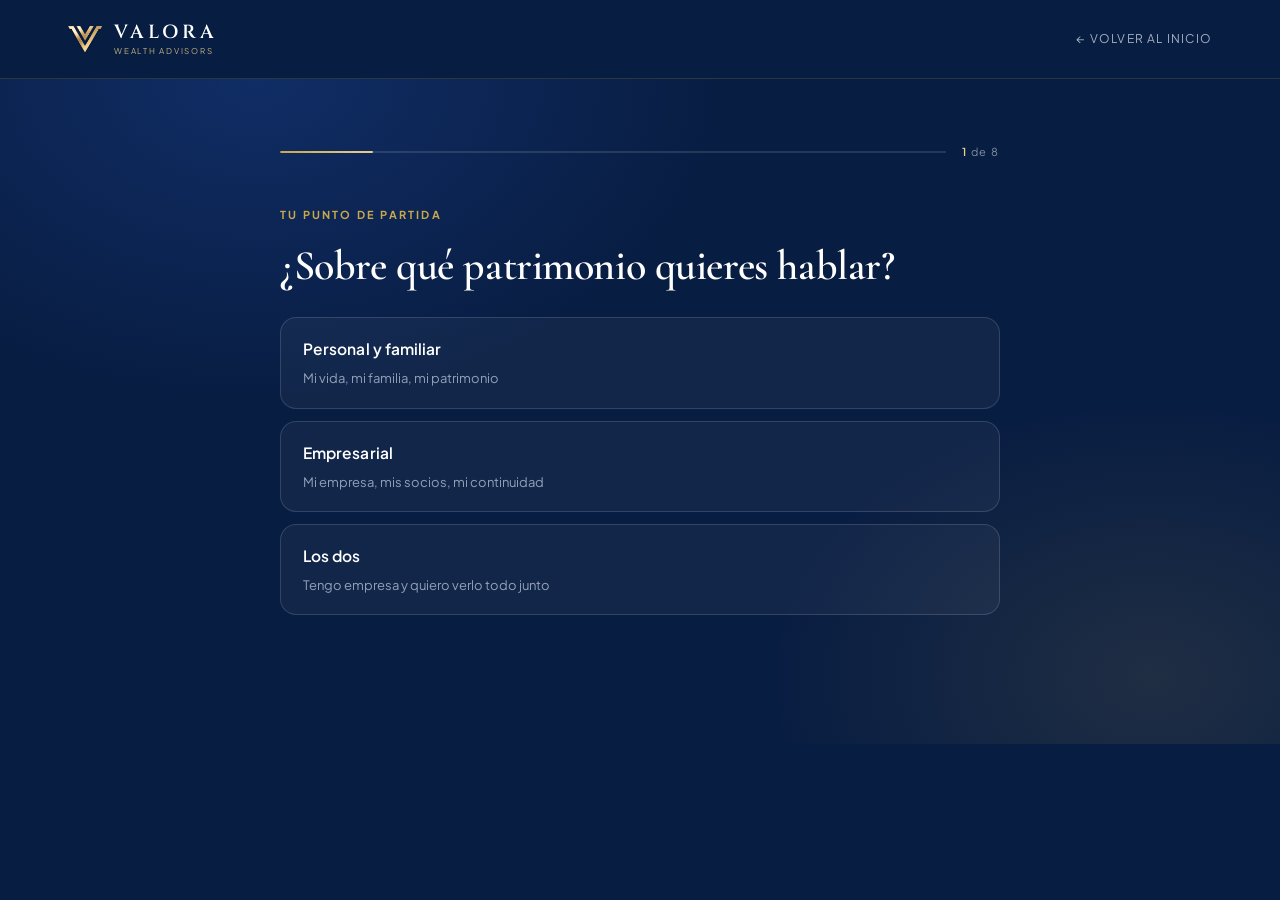
<file: agenda.html>
<!doctype html>
<html lang="es">
<head>
<meta charset="utf-8">
<meta name="viewport" content="width=device-width,initial-scale=1">
<title>Agenda tu diagnóstico — VALORA Wealth Advisors</title>
<meta name="description" content="Seis preguntas para entender tu situación y agendar tu diagnóstico patrimonial gratuito con un VALORA Partner Agent.">
<meta name="robots" content="noindex">
<meta name="theme-color" content="#081D42">

<link rel="icon" href="/assets/favicon.png" type="image/png">
<link rel="apple-touch-icon" href="/assets/apple-touch-icon.png">

<link rel="preconnect" href="https://fonts.googleapis.com">
<link rel="preconnect" href="https://fonts.gstatic.com" crossorigin>
<link href="https://fonts.googleapis.com/css2?family=Cinzel:wght@400;600&family=Cormorant+Garamond:wght@300;400;500;600;700&family=Plus+Jakarta+Sans:wght@300;400;500;600;700;800&display=swap" rel="stylesheet">
<link rel="stylesheet" href="/styles.css">
</head>
<body class="ag-body">

<header class="ag-hdr">
  <div class="wrap">
    <a class="brand" href="/" aria-label="VALORA — inicio">
      <img src="/assets/mark.png" alt="" width="34">
      <span class="brand-txt"><b>VALORA</b><span>Wealth Advisors</span></span>
    </a>
    <a class="ag-back" href="/">← Volver al inicio</a>
  </div>
</header>

<main class="ag-main">
  <div class="ag-shell">

    <div class="ag-progress" id="ag-progress" role="progressbar" aria-valuemin="0" aria-valuemax="8" aria-valuenow="1">
      <div class="ag-bar"><span id="ag-bar-fill"></span></div>
      <p class="ag-step-count"><b id="ag-n">1</b> de 8</p>
    </div>

    <form id="ag-form" novalidate>

      <!-- 1 -->
      <section class="ag-step is-on" data-step="1" data-key="ruta">
        <p class="eyebrow">Tu punto de partida</p>
        <h1 class="ag-q">¿Sobre qué patrimonio quieres hablar?</h1>
        <div class="ag-opts">
          <button type="button" class="ag-opt" data-value="Personal y familiar" data-score="1" data-ruta="personal">
            <b>Personal y familiar</b><span>Mi vida, mi familia, mi patrimonio</span></button>
          <button type="button" class="ag-opt" data-value="Empresarial" data-score="2" data-ruta="empresa">
            <b>Empresarial</b><span>Mi empresa, mis socios, mi continuidad</span></button>
          <button type="button" class="ag-opt" data-value="Los dos" data-score="3" data-ruta="ambos">
            <b>Los dos</b><span>Tengo empresa y quiero verlo todo junto</span></button>
        </div>
      </section>

      <!-- 2 -->
      <section class="ag-step" data-step="2" data-key="objetivo">
        <p class="eyebrow">Tu prioridad</p>
        <h1 class="ag-q">¿Qué te preocupa más hoy?</h1>
        <div class="ag-opts">
          <button type="button" class="ag-opt" data-value="Proteger a mi familia si yo falto" data-score="2">
            <b>Proteger a mi familia</b><span>Que no les falte nada si yo no estoy</span></button>
          <button type="button" class="ag-opt" data-value="Hacer crecer mi dinero" data-score="2">
            <b>Hacer crecer mi dinero</b><span>Acumular patrimonio con lo que ya aporto</span></button>
          <button type="button" class="ag-opt" data-value="Prepararme para el retiro" data-score="2">
            <b>Prepararme para el retiro</b><span>Ingreso estable cuando deje de trabajar</span></button>
          <button type="button" class="ag-opt solo-empresa" data-value="Proteger la continuidad de mi empresa" data-score="3">
            <b>Proteger la continuidad de mi empresa</b><span>Socios, persona clave, sucesión</span></button>
          <button type="button" class="ag-opt" data-value="Todavía no lo tengo claro" data-score="1">
            <b>Todavía no lo tengo claro</b><span>Quiero orientación antes de decidir</span></button>
        </div>
      </section>

      <!-- 2 -->
      <section class="ag-step solo-personal" data-step="3" data-key="etapa">
        <p class="eyebrow">Tu momento</p>
        <h1 class="ag-q">¿En qué etapa de tu vida estás?</h1>
        <div class="ag-opts">
          <button type="button" class="ag-opt" data-value="Empezando · sin hijos" data-score="1">
            <b>Empezando</b><span>Sin hijos, construyendo mi camino</span></button>
          <button type="button" class="ag-opt" data-value="Con hijos pequeños" data-score="3">
            <b>Con hijos pequeños</b><span>Mi familia depende de mi ingreso</span></button>
          <button type="button" class="ag-opt" data-value="Hijos en colegio o universidad" data-score="3">
            <b>Hijos en colegio o universidad</b><span>Gastos educativos por delante</span></button>
          <button type="button" class="ag-opt" data-value="Cerca del retiro" data-score="2">
            <b>Cerca del retiro</b><span>Pensando en cómo cerrar bien</span></button>
        </div>
      </section>


      <!-- 3b -->
      <section class="ag-step solo-empresa" data-step="3" data-key="etapa">
        <p class="eyebrow">Tu empresa</p>
        <h1 class="ag-q">¿En qué momento está tu negocio?</h1>
        <div class="ag-opts">
          <button type="button" class="ag-opt" data-value="Arrancando · aún soy yo solo" data-score="1">
            <b>Arrancando</b><span>Todavía depende enteramente de mí</span></button>
          <button type="button" class="ag-opt" data-value="En crecimiento · con equipo" data-score="3">
            <b>En crecimiento</b><span>Ya hay equipo y personas clave</span></button>
          <button type="button" class="ag-opt" data-value="Consolidada · con socios" data-score="3">
            <b>Consolidada, con socios</b><span>Hay más de un dueño en la mesa</span></button>
          <button type="button" class="ag-opt" data-value="Pensando en la salida o la sucesión" data-score="3">
            <b>Pensando en la salida</b><span>Sucesión, venta o retiro del negocio</span></button>
        </div>
      </section>

      <!-- 3 -->
      <section class="ag-step" data-step="4" data-key="residencia">
        <p class="eyebrow">Dónde vives</p>
        <h1 class="ag-q">¿Dónde resides actualmente?</h1>
        <div class="ag-field">
          <label for="ag-res">Estado o país</label>
          <select id="ag-res">
            <option value="">Selecciona tu estado o país</option>
            <optgroup label="Estados Unidos">
              <option>Alabama</option>
              <option>Alaska</option>
              <option>Arizona</option>
              <option>Arkansas</option>
              <option>California</option>
              <option>Colorado</option>
              <option>Connecticut</option>
              <option>Delaware</option>
              <option>District of Columbia</option>
              <option>Florida</option>
              <option>Georgia</option>
              <option>Hawaii</option>
              <option>Idaho</option>
              <option>Illinois</option>
              <option>Indiana</option>
              <option>Iowa</option>
              <option>Kansas</option>
              <option>Kentucky</option>
              <option>Louisiana</option>
              <option>Maine</option>
              <option>Maryland</option>
              <option>Massachusetts</option>
              <option>Michigan</option>
              <option>Minnesota</option>
              <option>Mississippi</option>
              <option>Missouri</option>
              <option>Montana</option>
              <option>Nebraska</option>
              <option>Nevada</option>
              <option>New Hampshire</option>
              <option>New Jersey</option>
              <option>New Mexico</option>
              <option>New York</option>
              <option>North Carolina</option>
              <option>North Dakota</option>
              <option>Ohio</option>
              <option>Oklahoma</option>
              <option>Oregon</option>
              <option>Pennsylvania</option>
              <option>Puerto Rico</option>
              <option>Rhode Island</option>
              <option>South Carolina</option>
              <option>South Dakota</option>
              <option>Tennessee</option>
              <option>Texas</option>
              <option>Utah</option>
              <option>Vermont</option>
              <option>Virginia</option>
              <option>Washington</option>
              <option>West Virginia</option>
              <option>Wisconsin</option>
              <option>Wyoming</option>
            </optgroup>
            <optgroup label="Latinoamérica y España">
              <option>Argentina</option>
              <option>Bolivia</option>
              <option>Brasil</option>
              <option>Chile</option>
              <option>Colombia</option>
              <option>Costa Rica</option>
              <option>Cuba</option>
              <option>Ecuador</option>
              <option>El Salvador</option>
              <option>España</option>
              <option>Guatemala</option>
              <option>Honduras</option>
              <option>México</option>
              <option>Nicaragua</option>
              <option>Panamá</option>
              <option>Paraguay</option>
              <option>Perú</option>
              <option>República Dominicana</option>
              <option>Uruguay</option>
              <option>Venezuela</option>
              <option>Otro país</option>
            </optgroup>
          </select>
        </div>
        <button type="button" class="btn btn-gold ag-next" disabled>Continuar<span class="ar">→</span></button>
      </section>

      <!-- 4 -->
      <section class="ag-step" data-step="5" data-key="estatus">
        <p class="eyebrow">Elegibilidad</p>
        <h1 class="ag-q">¿Cuál es tu situación en USA?</h1>
        <p class="ag-help">Nos ayuda a saber qué compañías pueden emitirte una póliza. Muchas aceptan
           residentes con visa de trabajo o ITIN — por eso preguntamos, no para descartar a nadie.</p>
        <div class="ag-opts">
          <button type="button" class="ag-opt" data-value="Ciudadano" data-score="3"><b>Ciudadano</b></button>
          <button type="button" class="ag-opt" data-value="Residente · green card" data-score="3"><b>Residente · green card</b></button>
          <button type="button" class="ag-opt" data-value="Visa de trabajo" data-score="2"><b>Visa de trabajo</b></button>
          <button type="button" class="ag-opt" data-value="ITIN" data-score="2"><b>ITIN</b></button>
          <button type="button" class="ag-opt" data-value="Vivo fuera de USA" data-score="2"><b>Vivo fuera de USA</b></button>
          <button type="button" class="ag-opt" data-value="Prefiero conversarlo" data-score="1"><b>Prefiero conversarlo en la cita</b></button>
        </div>
      </section>

      <!-- 5 -->
      <section class="ag-step" data-step="6" data-key="presupuesto">
        <p class="eyebrow">Tu capacidad</p>
        <h1 class="ag-q">¿Cuánto podrías destinar al mes?</h1>
        <p class="ag-help">No es un compromiso. Sirve para diseñarte algo realista desde el primer día.</p>
        <div class="ag-opts">
          <button type="button" class="ag-opt" data-value="Menos de $100" data-score="1"><b>Menos de $100</b></button>
          <button type="button" class="ag-opt" data-value="$100 – $250" data-score="2"><b>$100 – $250</b></button>
          <button type="button" class="ag-opt" data-value="$250 – $500" data-score="3"><b>$250 – $500</b></button>
          <button type="button" class="ag-opt" data-value="Más de $500" data-score="4"><b>Más de $500</b></button>
          <button type="button" class="ag-opt" data-value="Aún no lo sé" data-score="1"><b>Aún no lo sé</b></button>
        </div>
      </section>

      <!-- 6 -->
      <section class="ag-step" data-step="7" data-key="urgencia">
        <p class="eyebrow">Tus tiempos</p>
        <h1 class="ag-q">¿Cuándo te gustaría empezar?</h1>
        <div class="ag-opts">
          <button type="button" class="ag-opt" data-value="Este mes" data-score="4"><b>Este mes</b></button>
          <button type="button" class="ag-opt" data-value="En los próximos 3 meses" data-score="2"><b>En los próximos 3 meses</b></button>
          <button type="button" class="ag-opt" data-value="Solo estoy explorando" data-score="0"><b>Solo estoy explorando</b></button>
        </div>
      </section>

      <!-- 7 -->
      <section class="ag-step" data-step="8" data-key="cita">
        <p class="eyebrow">Tu cita</p>
        <h1 class="ag-q">Elige día y hora</h1>
        <p class="ag-help">Sesión de 30–45 minutos por videollamada o teléfono.
           Horario de Miami (ET). Un Partner Agent te confirma por WhatsApp.</p>

        <p class="ag-label">Día</p>
        <div class="ag-days" id="ag-days"></div>

        <p class="ag-label">Hora</p>
        <div class="ag-times" id="ag-times"></div>

        <div class="ag-contact" id="ag-contact">
          <p class="ag-label">Tus datos</p>
          <div class="ag-grid">
            <div class="ag-field"><label for="ag-nombre">Nombre y apellido *</label>
              <input id="ag-nombre" type="text" autocomplete="name" placeholder="Ej. Juan Pérez"></div>
            <div class="ag-field"><label for="ag-tel">WhatsApp *</label>
              <input id="ag-tel" type="tel" autocomplete="tel" placeholder="(305) 123-4567"></div>
            <div class="ag-field ag-full"><label for="ag-email">Email *</label>
              <input id="ag-email" type="email" autocomplete="email" placeholder="ejemplo@email.com"></div>
          </div>
        </div>

        <input type="text" id="ag-trap" tabindex="-1" autocomplete="off" aria-hidden="true"
               style="position:absolute;left:-9999px;opacity:0;height:0;width:0">

        <button type="submit" class="btn btn-gold ag-send" id="ag-send">Confirmar mi cita<span class="ar">→</span></button>
        <div class="form-msg" id="ag-msg" role="status" aria-live="polite"></div>
      </section>
    </form>

    <!-- resultado -->
    <section class="ag-done" id="ag-done" hidden>
      <span class="ag-check" aria-hidden="true">
        <svg viewBox="0 0 24 24" fill="none" stroke="currentColor" stroke-width="1.6" stroke-linecap="round" stroke-linejoin="round"><path d="m5 12.5 4.5 4.5L19 7.5"/></svg>
      </span>
      <h1 class="ag-q" id="ag-done-title">Cita solicitada</h1>
      <p class="ag-done-when" id="ag-done-when"></p>
      <div class="ag-reco">
        <p class="eyebrow">Lo que vemos para ti</p>
        <h2 id="ag-reco-name">VALORA Strategy</h2>
        <p id="ag-reco-text"></p>
      </div>
      <p class="ag-done-note">Un VALORA Partner Agent te confirma por WhatsApp en menos de 24 horas.</p>
      <a class="btn btn-ghost" href="/">Volver al inicio</a>
    </section>

    <div class="ag-nav">
      <button type="button" class="ag-prev" id="ag-prev" hidden>← Atrás</button>
    </div>
  </div>
</main>

<script src="/agenda.js" defer></script>
</body>
</html>
</file>
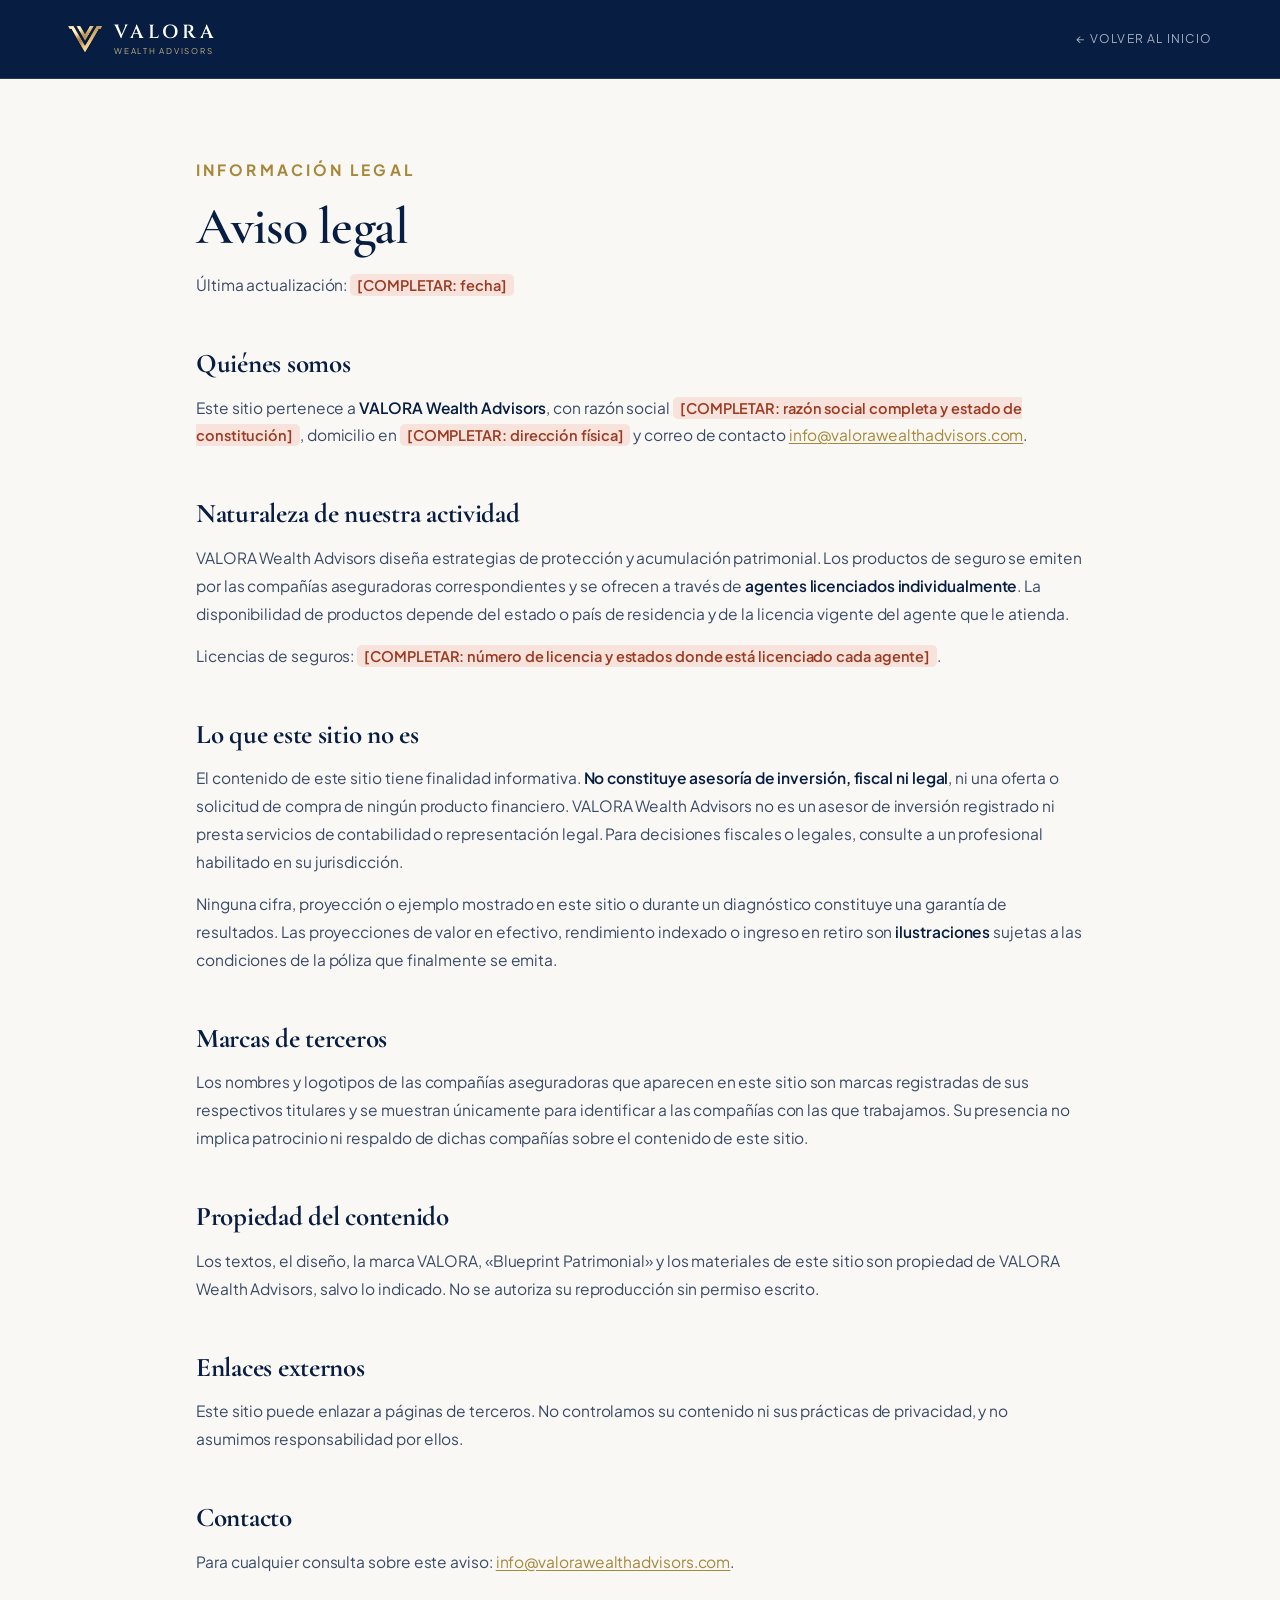
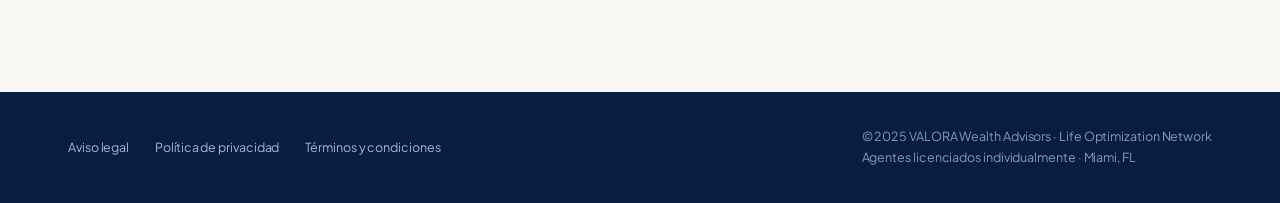
<file: aviso-legal.html>
<!doctype html>
<html lang="es">
<head>
<meta charset="utf-8">
<meta name="viewport" content="width=device-width,initial-scale=1">
<title>Aviso legal — VALORA Wealth Advisors</title>
<meta name="description" content="Información legal de VALORA Wealth Advisors: identidad, licencias, alcance de la actividad y marcas de terceros.">
<link rel="canonical" href="https://valorawealthadvisors.com/aviso-legal">
<meta name="theme-color" content="#081D42">
<link rel="icon" href="/assets/favicon.png" type="image/png">
<link rel="apple-touch-icon" href="/assets/apple-touch-icon.png">
<link rel="preconnect" href="https://fonts.googleapis.com">
<link rel="preconnect" href="https://fonts.gstatic.com" crossorigin>
<link href="https://fonts.googleapis.com/css2?family=Cinzel:wght@400;600&family=Cormorant+Garamond:wght@400;500;600;700&family=Plus+Jakarta+Sans:wght@300;400;500;600;700&display=swap" rel="stylesheet">
<link rel="stylesheet" href="/styles.css">
</head>
<body class="legal-body">

<header class="legal-hdr">
  <div class="wrap">
    <a class="brand" href="/" aria-label="VALORA — inicio">
      <img src="/assets/mark.png" alt="" width="34">
      <span class="brand-txt"><b>VALORA</b><span>Wealth Advisors</span></span>
    </a>
    <a class="ag-back" href="/">← Volver al inicio</a>
  </div>
</header>

<main class="legal">
  <div class="legal-wrap">
    <p class="eyebrow on-light">Información legal</p>
    <h1>Aviso legal</h1>
    <p class="legal-fecha">Última actualización: <mark class="pendiente">[COMPLETAR: fecha]</mark></p>

    <h2>Quiénes somos</h2>
    <p>Este sitio pertenece a <b>VALORA Wealth Advisors</b>, con razón social
       <mark class="pendiente">[COMPLETAR: razón social completa y estado de constitución]</mark>,
       domicilio en <mark class="pendiente">[COMPLETAR: dirección física]</mark>
       y correo de contacto <a href="mailto:info@valorawealthadvisors.com">info@valorawealthadvisors.com</a>.</p>

    <h2>Naturaleza de nuestra actividad</h2>
    <p>VALORA Wealth Advisors diseña estrategias de protección y acumulación patrimonial.
       Los productos de seguro se emiten por las compañías aseguradoras correspondientes
       y se ofrecen a través de <b>agentes licenciados individualmente</b>. La disponibilidad
       de productos depende del estado o país de residencia y de la licencia vigente del
       agente que le atienda.</p>
    <p>Licencias de seguros:
       <mark class="pendiente">[COMPLETAR: número de licencia y estados donde está licenciado cada agente]</mark>.</p>

    <h2>Lo que este sitio no es</h2>
    <p>El contenido de este sitio tiene finalidad informativa. <b>No constituye asesoría
       de inversión, fiscal ni legal</b>, ni una oferta o solicitud de compra de ningún
       producto financiero. VALORA Wealth Advisors no es un asesor de inversión registrado
       ni presta servicios de contabilidad o representación legal. Para decisiones fiscales
       o legales, consulte a un profesional habilitado en su jurisdicción.</p>
    <p>Ninguna cifra, proyección o ejemplo mostrado en este sitio o durante un diagnóstico
       constituye una garantía de resultados. Las proyecciones de valor en efectivo,
       rendimiento indexado o ingreso en retiro son <b>ilustraciones</b> sujetas a las
       condiciones de la póliza que finalmente se emita.</p>

    <h2>Marcas de terceros</h2>
    <p>Los nombres y logotipos de las compañías aseguradoras que aparecen en este sitio
       son marcas registradas de sus respectivos titulares y se muestran únicamente para
       identificar a las compañías con las que trabajamos. Su presencia no implica
       patrocinio ni respaldo de dichas compañías sobre el contenido de este sitio.</p>

    <h2>Propiedad del contenido</h2>
    <p>Los textos, el diseño, la marca VALORA, «Blueprint Patrimonial» y los materiales
       de este sitio son propiedad de VALORA Wealth Advisors, salvo lo indicado. No se
       autoriza su reproducción sin permiso escrito.</p>

    <h2>Enlaces externos</h2>
    <p>Este sitio puede enlazar a páginas de terceros. No controlamos su contenido ni
       sus prácticas de privacidad, y no asumimos responsabilidad por ellos.</p>

    <h2>Contacto</h2>
    <p>Para cualquier consulta sobre este aviso:
       <a href="mailto:info@valorawealthadvisors.com">info@valorawealthadvisors.com</a>.</p>

  </div>
</main>

<footer class="legal-ftr">
  <div class="wrap">
    <nav class="legal-links">
      <a href="/aviso-legal">Aviso legal</a>
      <a href="/privacidad">Política de privacidad</a>
      <a href="/terminos">Términos y condiciones</a>
    </nav>
    <p>© 2025 VALORA Wealth Advisors · Life Optimization Network<br>
       Agentes licenciados individualmente · Miami, FL</p>
  </div>
</footer>
</body>
</html>
</file>
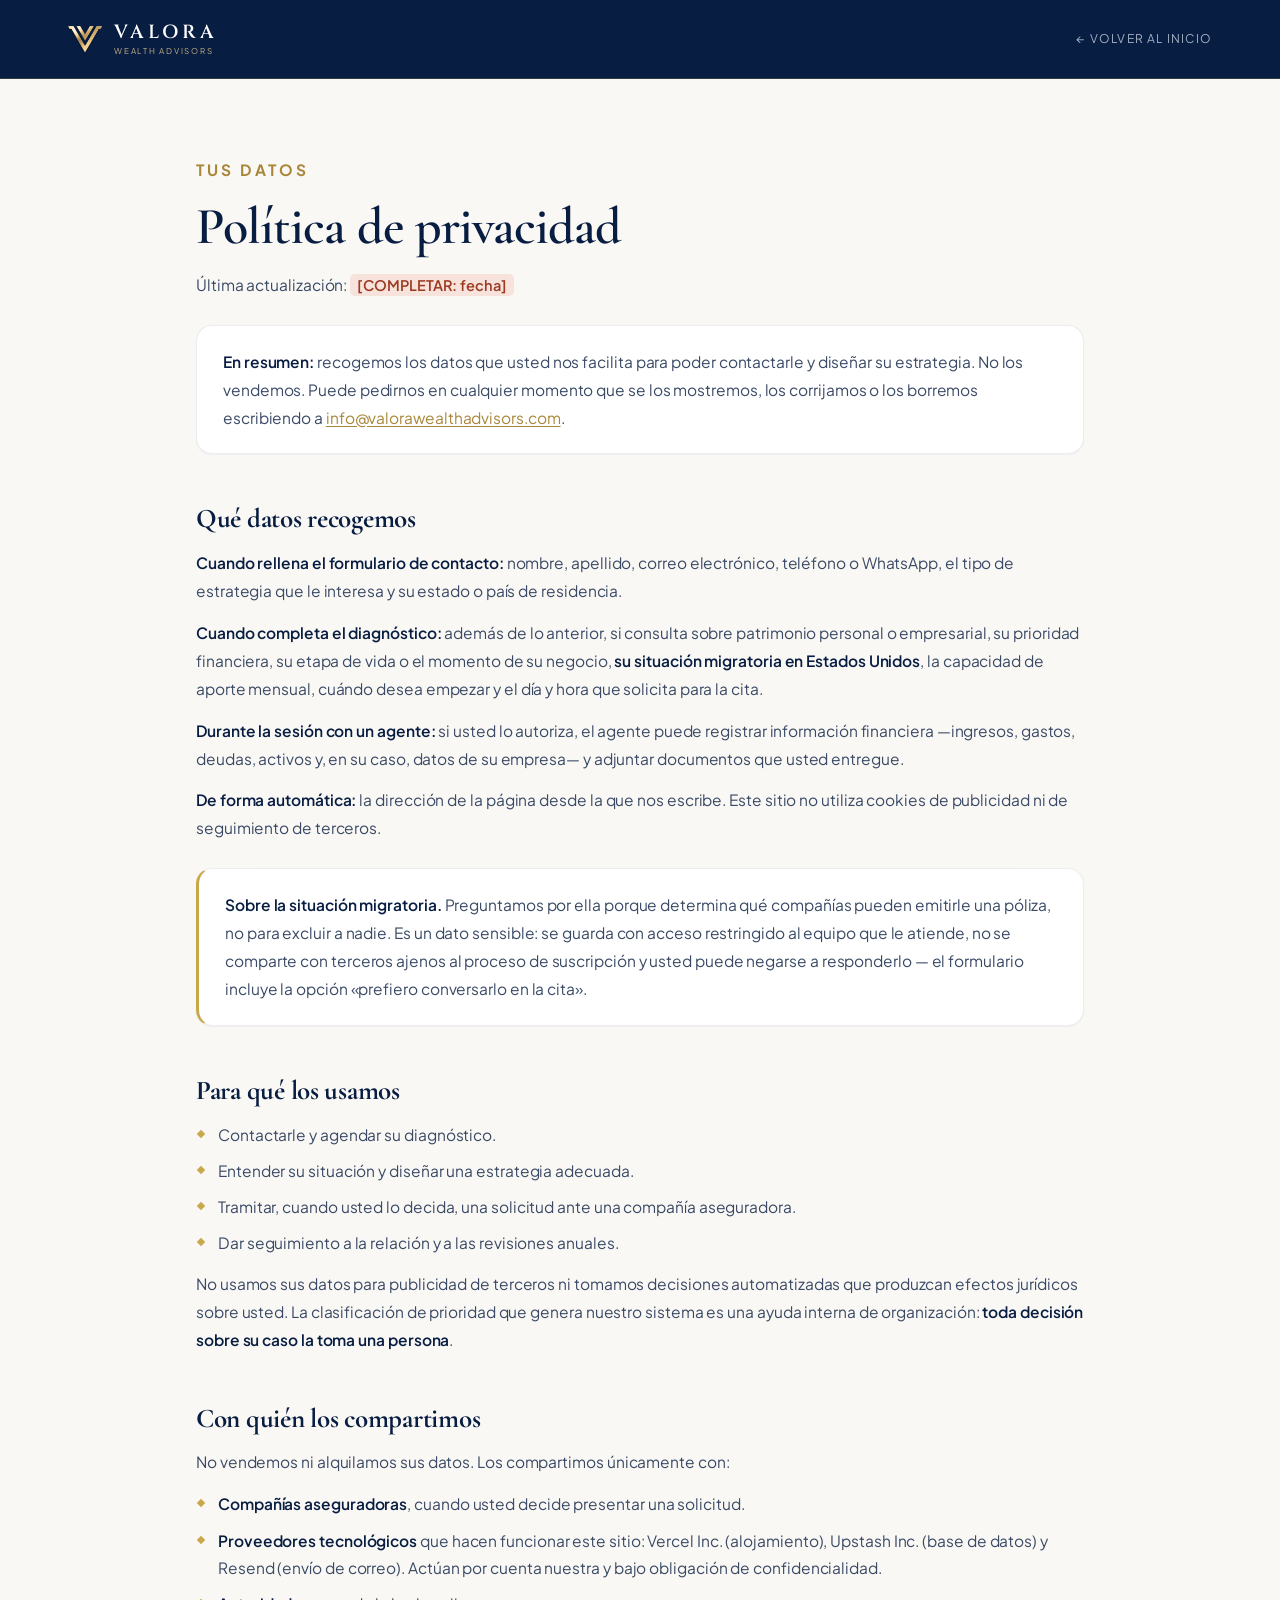
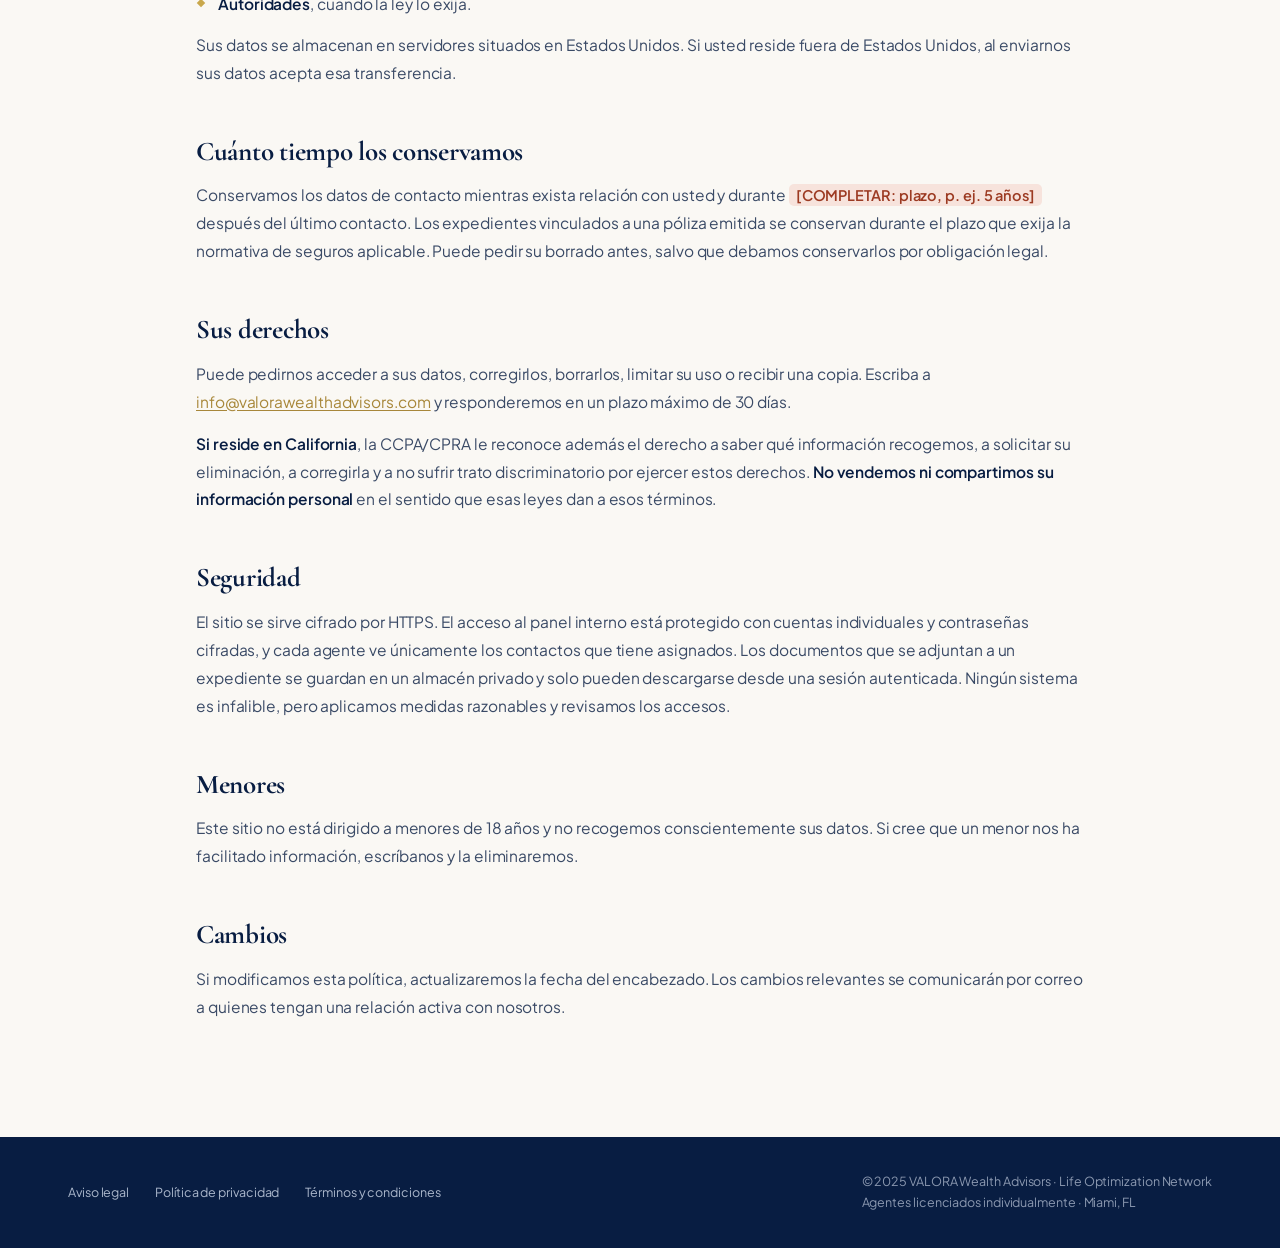
<file: privacidad.html>
<!doctype html>
<html lang="es">
<head>
<meta charset="utf-8">
<meta name="viewport" content="width=device-width,initial-scale=1">
<title>Política de privacidad — VALORA Wealth Advisors</title>
<meta name="description" content="Qué datos recoge VALORA Wealth Advisors, para qué los usa, con quién los comparte y cómo ejercer tus derechos.">
<link rel="canonical" href="https://valorawealthadvisors.com/privacidad">
<meta name="theme-color" content="#081D42">
<link rel="icon" href="/assets/favicon.png" type="image/png">
<link rel="apple-touch-icon" href="/assets/apple-touch-icon.png">
<link rel="preconnect" href="https://fonts.googleapis.com">
<link rel="preconnect" href="https://fonts.gstatic.com" crossorigin>
<link href="https://fonts.googleapis.com/css2?family=Cinzel:wght@400;600&family=Cormorant+Garamond:wght@400;500;600;700&family=Plus+Jakarta+Sans:wght@300;400;500;600;700&display=swap" rel="stylesheet">
<link rel="stylesheet" href="/styles.css">
</head>
<body class="legal-body">

<header class="legal-hdr">
  <div class="wrap">
    <a class="brand" href="/" aria-label="VALORA — inicio">
      <img src="/assets/mark.png" alt="" width="34">
      <span class="brand-txt"><b>VALORA</b><span>Wealth Advisors</span></span>
    </a>
    <a class="ag-back" href="/">← Volver al inicio</a>
  </div>
</header>

<main class="legal">
  <div class="legal-wrap">
    <p class="eyebrow on-light">Tus datos</p>
    <h1>Política de privacidad</h1>
    <p class="legal-fecha">Última actualización: <mark class="pendiente">[COMPLETAR: fecha]</mark></p>

    <div class="legal-destacado">
      <p><b>En resumen:</b> recogemos los datos que usted nos facilita para poder
         contactarle y diseñar su estrategia. No los vendemos. Puede pedirnos en
         cualquier momento que se los mostremos, los corrijamos o los borremos
         escribiendo a <a href="mailto:info@valorawealthadvisors.com">info@valorawealthadvisors.com</a>.</p>
    </div>

    <h2>Qué datos recogemos</h2>
    <p><b>Cuando rellena el formulario de contacto:</b> nombre, apellido, correo
       electrónico, teléfono o WhatsApp, el tipo de estrategia que le interesa y su
       estado o país de residencia.</p>
    <p><b>Cuando completa el diagnóstico:</b> además de lo anterior, si consulta sobre
       patrimonio personal o empresarial, su prioridad financiera, su etapa de vida o el
       momento de su negocio, <b>su situación migratoria en Estados Unidos</b>, la
       capacidad de aporte mensual, cuándo desea empezar y el día y hora que solicita
       para la cita.</p>
    <p><b>Durante la sesión con un agente:</b> si usted lo autoriza, el agente puede
       registrar información financiera —ingresos, gastos, deudas, activos y, en su caso,
       datos de su empresa— y adjuntar documentos que usted entregue.</p>
    <p><b>De forma automática:</b> la dirección de la página desde la que nos escribe.
       Este sitio no utiliza cookies de publicidad ni de seguimiento de terceros.</p>

    <div class="legal-aviso">
      <p><b>Sobre la situación migratoria.</b> Preguntamos por ella porque determina qué
         compañías pueden emitirle una póliza, no para excluir a nadie. Es un dato
         sensible: se guarda con acceso restringido al equipo que le atiende, no se
         comparte con terceros ajenos al proceso de suscripción y usted puede negarse a
         responderlo — el formulario incluye la opción «prefiero conversarlo en la cita».</p>
    </div>

    <h2>Para qué los usamos</h2>
    <ul>
      <li>Contactarle y agendar su diagnóstico.</li>
      <li>Entender su situación y diseñar una estrategia adecuada.</li>
      <li>Tramitar, cuando usted lo decida, una solicitud ante una compañía aseguradora.</li>
      <li>Dar seguimiento a la relación y a las revisiones anuales.</li>
    </ul>
    <p>No usamos sus datos para publicidad de terceros ni tomamos decisiones
       automatizadas que produzcan efectos jurídicos sobre usted. La clasificación de
       prioridad que genera nuestro sistema es una ayuda interna de organización: <b>toda
       decisión sobre su caso la toma una persona</b>.</p>

    <h2>Con quién los compartimos</h2>
    <p>No vendemos ni alquilamos sus datos. Los compartimos únicamente con:</p>
    <ul>
      <li><b>Compañías aseguradoras</b>, cuando usted decide presentar una solicitud.</li>
      <li><b>Proveedores tecnológicos</b> que hacen funcionar este sitio:
          Vercel Inc. (alojamiento), Upstash Inc. (base de datos) y Resend (envío de
          correo). Actúan por cuenta nuestra y bajo obligación de confidencialidad.</li>
      <li><b>Autoridades</b>, cuando la ley lo exija.</li>
    </ul>
    <p>Sus datos se almacenan en servidores situados en Estados Unidos. Si usted reside
       fuera de Estados Unidos, al enviarnos sus datos acepta esa transferencia.</p>

    <h2>Cuánto tiempo los conservamos</h2>
    <p>Conservamos los datos de contacto mientras exista relación con usted y durante
       <mark class="pendiente">[COMPLETAR: plazo, p. ej. 5 años]</mark> después del último
       contacto. Los expedientes vinculados a una póliza emitida se conservan durante el
       plazo que exija la normativa de seguros aplicable. Puede pedir su borrado antes,
       salvo que debamos conservarlos por obligación legal.</p>

    <h2>Sus derechos</h2>
    <p>Puede pedirnos acceder a sus datos, corregirlos, borrarlos, limitar su uso o
       recibir una copia. Escriba a
       <a href="mailto:info@valorawealthadvisors.com">info@valorawealthadvisors.com</a>
       y responderemos en un plazo máximo de 30 días.</p>
    <p><b>Si reside en California</b>, la CCPA/CPRA le reconoce además el derecho a saber
       qué información recogemos, a solicitar su eliminación, a corregirla y a no sufrir
       trato discriminatorio por ejercer estos derechos. <b>No vendemos ni compartimos su
       información personal</b> en el sentido que esas leyes dan a esos términos.</p>

    <h2>Seguridad</h2>
    <p>El sitio se sirve cifrado por HTTPS. El acceso al panel interno está protegido con
       cuentas individuales y contraseñas cifradas, y cada agente ve únicamente los
       contactos que tiene asignados. Los documentos que se adjuntan a un expediente se
       guardan en un almacén privado y solo pueden descargarse desde una sesión
       autenticada. Ningún sistema es infalible, pero aplicamos medidas razonables y
       revisamos los accesos.</p>

    <h2>Menores</h2>
    <p>Este sitio no está dirigido a menores de 18 años y no recogemos conscientemente
       sus datos. Si cree que un menor nos ha facilitado información, escríbanos y la
       eliminaremos.</p>

    <h2>Cambios</h2>
    <p>Si modificamos esta política, actualizaremos la fecha del encabezado. Los cambios
       relevantes se comunicarán por correo a quienes tengan una relación activa con
       nosotros.</p>

  </div>
</main>

<footer class="legal-ftr">
  <div class="wrap">
    <nav class="legal-links">
      <a href="/aviso-legal">Aviso legal</a>
      <a href="/privacidad">Política de privacidad</a>
      <a href="/terminos">Términos y condiciones</a>
    </nav>
    <p>© 2025 VALORA Wealth Advisors · Life Optimization Network<br>
       Agentes licenciados individualmente · Miami, FL</p>
  </div>
</footer>
</body>
</html>
</file>
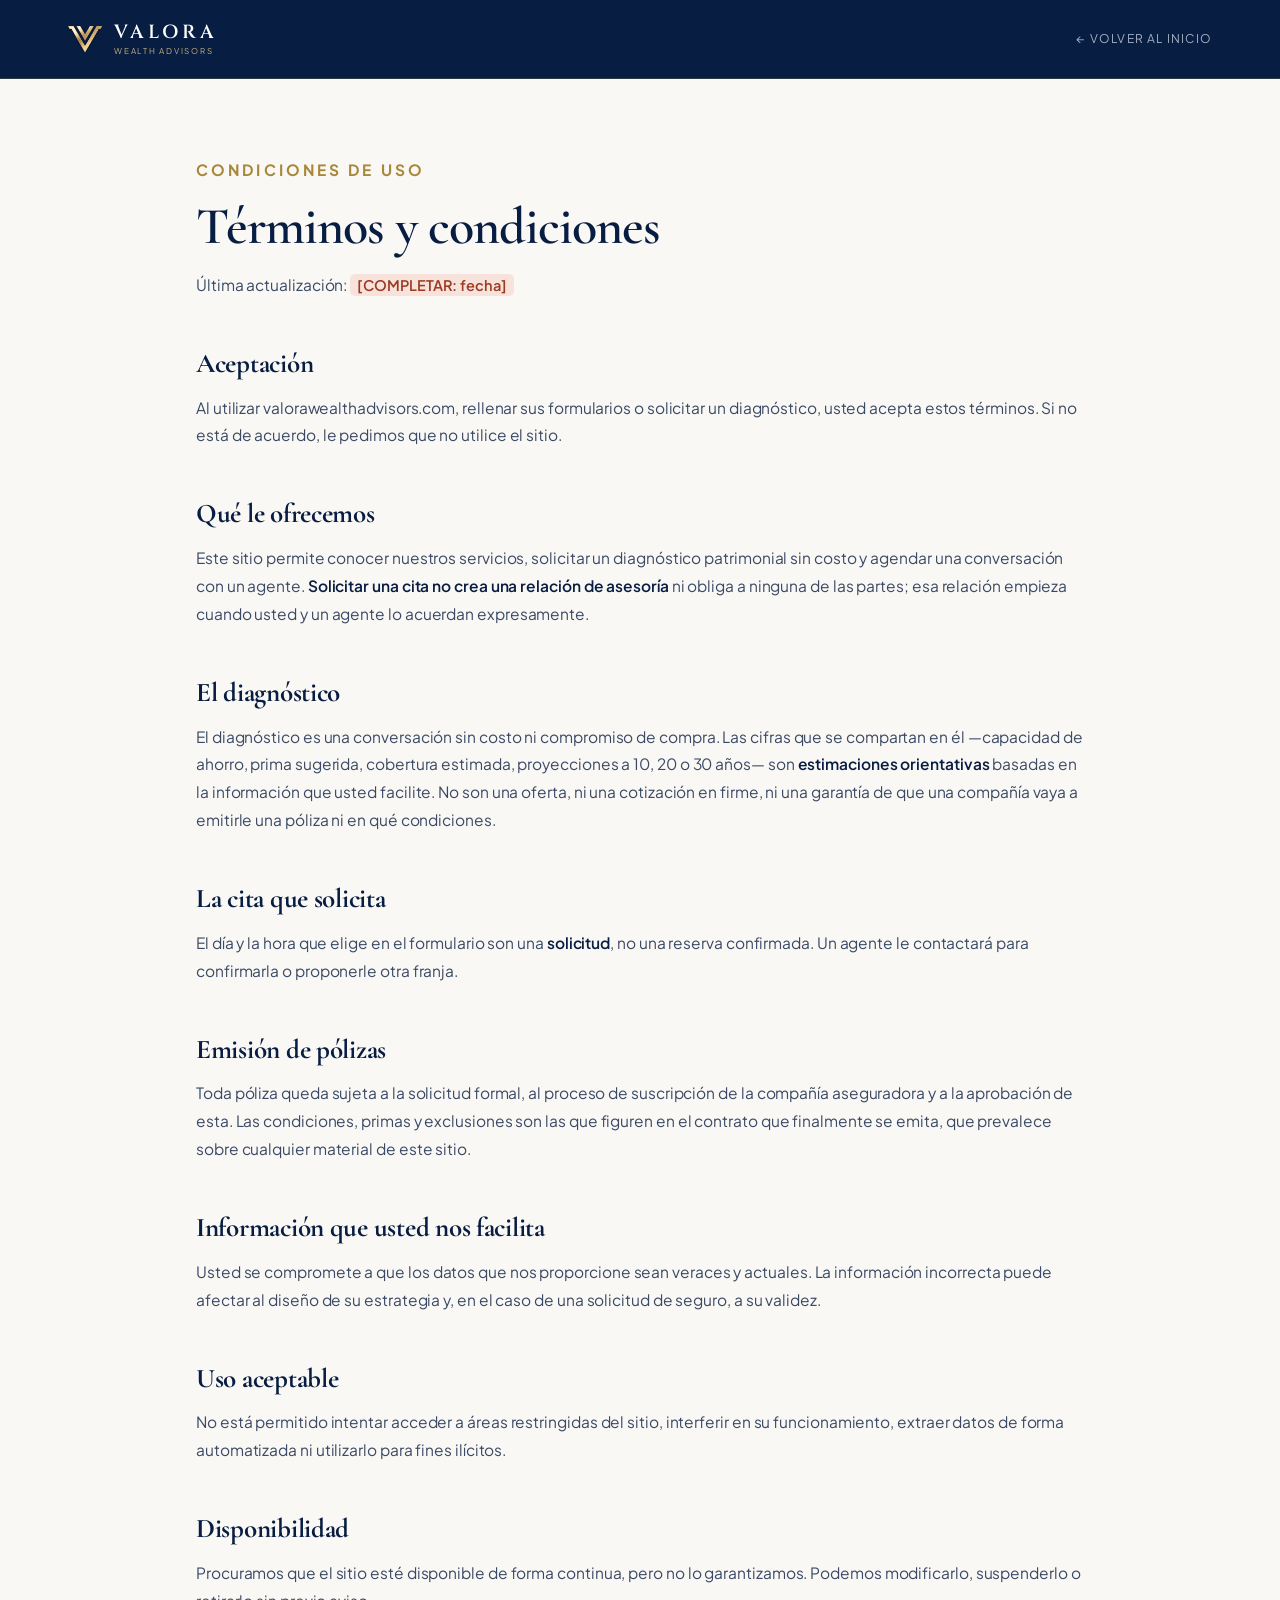
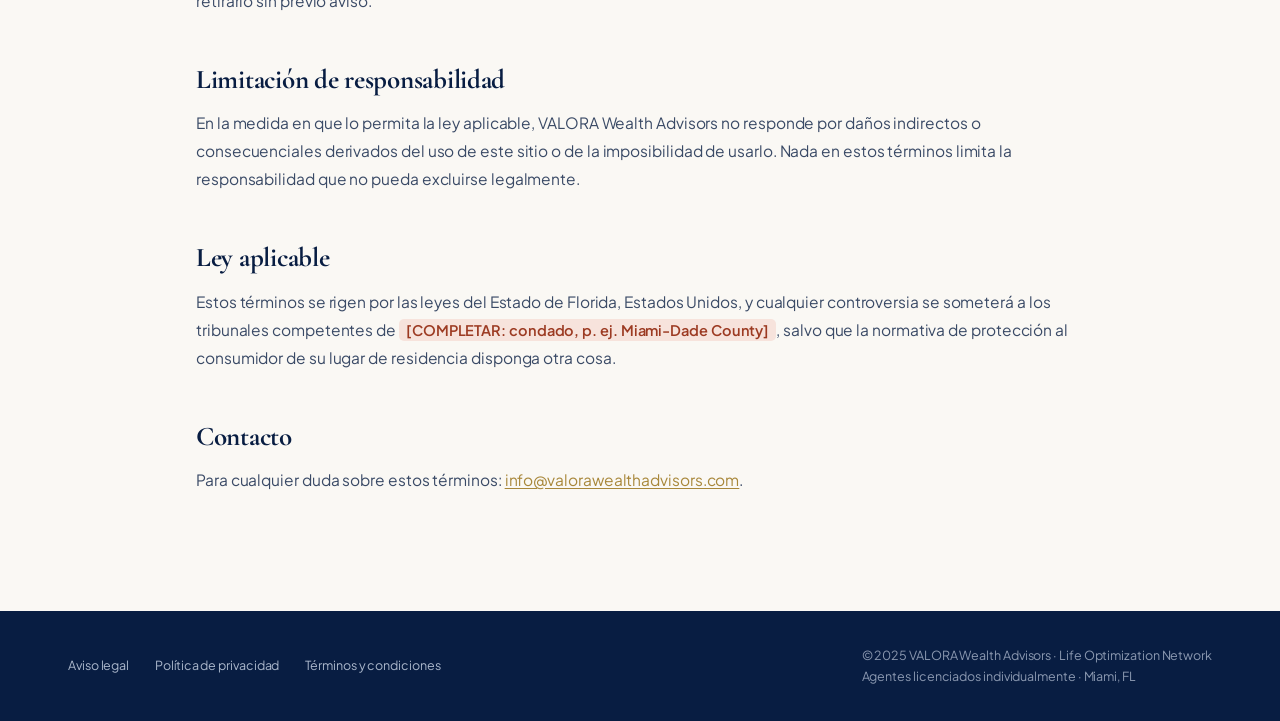
<file: terminos.html>
<!doctype html>
<html lang="es">
<head>
<meta charset="utf-8">
<meta name="viewport" content="width=device-width,initial-scale=1">
<title>Términos y condiciones — VALORA Wealth Advisors</title>
<meta name="description" content="Condiciones de uso de valorawealthadvisors.com y del diagnóstico patrimonial.">
<link rel="canonical" href="https://valorawealthadvisors.com/terminos">
<meta name="theme-color" content="#081D42">
<link rel="icon" href="/assets/favicon.png" type="image/png">
<link rel="apple-touch-icon" href="/assets/apple-touch-icon.png">
<link rel="preconnect" href="https://fonts.googleapis.com">
<link rel="preconnect" href="https://fonts.gstatic.com" crossorigin>
<link href="https://fonts.googleapis.com/css2?family=Cinzel:wght@400;600&family=Cormorant+Garamond:wght@400;500;600;700&family=Plus+Jakarta+Sans:wght@300;400;500;600;700&display=swap" rel="stylesheet">
<link rel="stylesheet" href="/styles.css">
</head>
<body class="legal-body">

<header class="legal-hdr">
  <div class="wrap">
    <a class="brand" href="/" aria-label="VALORA — inicio">
      <img src="/assets/mark.png" alt="" width="34">
      <span class="brand-txt"><b>VALORA</b><span>Wealth Advisors</span></span>
    </a>
    <a class="ag-back" href="/">← Volver al inicio</a>
  </div>
</header>

<main class="legal">
  <div class="legal-wrap">
    <p class="eyebrow on-light">Condiciones de uso</p>
    <h1>Términos y condiciones</h1>
    <p class="legal-fecha">Última actualización: <mark class="pendiente">[COMPLETAR: fecha]</mark></p>

    <h2>Aceptación</h2>
    <p>Al utilizar valorawealthadvisors.com, rellenar sus formularios o solicitar un
       diagnóstico, usted acepta estos términos. Si no está de acuerdo, le pedimos que no
       utilice el sitio.</p>

    <h2>Qué le ofrecemos</h2>
    <p>Este sitio permite conocer nuestros servicios, solicitar un diagnóstico patrimonial
       sin costo y agendar una conversación con un agente. <b>Solicitar una cita no crea
       una relación de asesoría</b> ni obliga a ninguna de las partes; esa relación empieza
       cuando usted y un agente lo acuerdan expresamente.</p>

    <h2>El diagnóstico</h2>
    <p>El diagnóstico es una conversación sin costo ni compromiso de compra. Las cifras
       que se compartan en él —capacidad de ahorro, prima sugerida, cobertura estimada,
       proyecciones a 10, 20 o 30 años— son <b>estimaciones orientativas</b> basadas en la
       información que usted facilite. No son una oferta, ni una cotización en firme, ni
       una garantía de que una compañía vaya a emitirle una póliza ni en qué condiciones.</p>

    <h2>La cita que solicita</h2>
    <p>El día y la hora que elige en el formulario son una <b>solicitud</b>, no una reserva
       confirmada. Un agente le contactará para confirmarla o proponerle otra franja.</p>

    <h2>Emisión de pólizas</h2>
    <p>Toda póliza queda sujeta a la solicitud formal, al proceso de suscripción de la
       compañía aseguradora y a la aprobación de esta. Las condiciones, primas y
       exclusiones son las que figuren en el contrato que finalmente se emita, que
       prevalece sobre cualquier material de este sitio.</p>

    <h2>Información que usted nos facilita</h2>
    <p>Usted se compromete a que los datos que nos proporcione sean veraces y actuales.
       La información incorrecta puede afectar al diseño de su estrategia y, en el caso de
       una solicitud de seguro, a su validez.</p>

    <h2>Uso aceptable</h2>
    <p>No está permitido intentar acceder a áreas restringidas del sitio, interferir en su
       funcionamiento, extraer datos de forma automatizada ni utilizarlo para fines
       ilícitos.</p>

    <h2>Disponibilidad</h2>
    <p>Procuramos que el sitio esté disponible de forma continua, pero no lo garantizamos.
       Podemos modificarlo, suspenderlo o retirarlo sin previo aviso.</p>

    <h2>Limitación de responsabilidad</h2>
    <p>En la medida en que lo permita la ley aplicable, VALORA Wealth Advisors no responde
       por daños indirectos o consecuenciales derivados del uso de este sitio o de la
       imposibilidad de usarlo. Nada en estos términos limita la responsabilidad que no
       pueda excluirse legalmente.</p>

    <h2>Ley aplicable</h2>
    <p>Estos términos se rigen por las leyes del Estado de Florida, Estados Unidos, y
       cualquier controversia se someterá a los tribunales competentes de
       <mark class="pendiente">[COMPLETAR: condado, p. ej. Miami-Dade County]</mark>,
       salvo que la normativa de protección al consumidor de su lugar de residencia
       disponga otra cosa.</p>

    <h2>Contacto</h2>
    <p>Para cualquier duda sobre estos términos:
       <a href="mailto:info@valorawealthadvisors.com">info@valorawealthadvisors.com</a>.</p>

  </div>
</main>

<footer class="legal-ftr">
  <div class="wrap">
    <nav class="legal-links">
      <a href="/aviso-legal">Aviso legal</a>
      <a href="/privacidad">Política de privacidad</a>
      <a href="/terminos">Términos y condiciones</a>
    </nav>
    <p>© 2025 VALORA Wealth Advisors · Life Optimization Network<br>
       Agentes licenciados individualmente · Miami, FL</p>
  </div>
</footer>
</body>
</html>
</file>
<file: styles.css>
/* =========================================================
   VALORA — Health · Wealth · Longevity
   Paleta de marca: #081D42 · #285BCB · #C9A84C
   ========================================================= */

:root{
  --navy:#081D42;
  --navy-deep:#050F26;
  --navy-soft:#0C2A5C;
  --navy-line:rgba(201,168,76,.22);
  --blue:#285BCB;
  --blue-soft:#3E72E0;
  --gold:#C9A84C;
  --gold-light:#E6CE8C;
  --gold-warm:#E0A94A;
  --gold-deep:#A8873A;
  --cream:#FAF8F4;
  --cream-2:#F2EEE6;
  --white:#fff;
  --ink:#0B1B36;
  --ink-2:#3A4A66;
  --ink-3:#6B7B94;

  --serif:'Cormorant Garamond',Georgia,'Times New Roman',serif;
  --brand:'Cinzel',Georgia,serif;
  --sans:'Plus Jakarta Sans',-apple-system,BlinkMacSystemFont,'Segoe UI',Helvetica,Arial,sans-serif;

  --wrap:1240px;
  --pad:clamp(20px,5vw,48px);
  --sec:clamp(58px,6.6vw,96px);
  --r:16px;
  --r-sm:10px;
}

*,*::before,*::after{box-sizing:border-box}
html{scroll-behavior:smooth;-webkit-text-size-adjust:100%}
body{
  margin:0;background:var(--cream);color:var(--ink);
  font-family:var(--sans);font-size:16px;line-height:1.7;font-weight:400;letter-spacing:-.005em;
  -webkit-font-smoothing:antialiased;overflow-x:hidden;
}
img{max-width:100%;display:block;height:auto}
a{color:inherit;text-decoration:none}
button{font:inherit;cursor:pointer}
h1,h2,h3,h4{margin:0;font-weight:400;line-height:1.14;letter-spacing:-.01em}
p{margin:0}
ul,ol{margin:0;padding:0;list-style:none}

.wrap{width:100%;max-width:var(--wrap);margin:0 auto;padding-inline:var(--pad)}
.sec{padding-block:var(--sec);position:relative}
section[id]{scroll-margin-top:96px}

/* ---------- tipografía ---------- */
.eyebrow{
  font-size:11px;font-weight:700;letter-spacing:.2em;text-transform:uppercase;
  color:var(--gold);margin:0 0 18px;
}
.eyebrow.on-light{color:var(--gold-deep)}
.h2{font-family:var(--serif);font-size:clamp(32px,4.4vw,57px);font-weight:600;line-height:1.06;letter-spacing:-.018em}
.h3{font-family:var(--serif);font-size:clamp(24px,2.6vw,33px);font-weight:700;line-height:1.2}
.lead{font-size:clamp(15px,1.35vw,17.5px);line-height:1.78;color:var(--ink-2);max-width:60ch}
.gold{color:var(--gold)}
.wordmark{font-family:var(--brand);letter-spacing:.14em;font-weight:600}
.rule{width:54px;height:2px;background:linear-gradient(90deg,var(--gold),transparent);margin:26px 0}

/* ---------- superficies oscuras ---------- */
.dark{background:var(--navy);color:#EAF0FA}
.dark .lead{color:rgba(226,235,250,.72)}
.dark .h2,.dark .h3{color:#fff}
.darker{background:var(--navy-deep);color:#EAF0FA}
.darker .lead{color:rgba(226,235,250,.7)}
.darker .h2,.darker .h3{color:#fff}

/* ---------- botones ---------- */
.btn{
  display:inline-flex;align-items:center;gap:12px;
  padding:16px 32px;border-radius:999px;border:1px solid transparent;
  font-size:12.5px;font-weight:700;letter-spacing:.07em;text-transform:uppercase;
  transition:transform .3s cubic-bezier(.2,.7,.3,1),box-shadow .3s ease,background .25s ease,color .25s ease,border-color .25s ease;
  white-space:nowrap;
}
.btn .ar{transition:transform .25s ease}
.btn:hover .ar{transform:translateX(5px)}
.btn-gold{
  background:var(--gold);color:#0B1B36;
  box-shadow:0 8px 24px -10px rgba(201,168,76,.55);
}
.btn-gold:hover{background:var(--gold-light);transform:translateY(-2px);box-shadow:0 14px 34px -12px rgba(201,168,76,.7)}
.btn-ghost{border-color:rgba(255,255,255,.3);color:#fff}
.btn-ghost:hover{border-color:var(--gold);color:var(--gold-light);transform:translateY(-2px)}
.btn-outline{border-color:rgba(8,29,66,.22);color:var(--navy)}
.btn-outline:hover{border-color:var(--gold-deep);color:var(--gold-deep);transform:translateY(-2px)}

/* =========================================================
   HEADER
   ========================================================= */
.hdr{
  position:fixed;inset:0 0 auto;z-index:100;
  transition:background .35s ease,box-shadow .35s ease,border-color .35s ease;
  border-bottom:1px solid transparent;
}
.hdr.scrolled{background:rgba(8,29,66,.94);backdrop-filter:blur(14px);border-bottom-color:rgba(201,168,76,.2)}
.hdr .wrap{display:flex;align-items:center;justify-content:space-between;gap:24px;min-height:82px}
.brand{display:flex;align-items:center;gap:12px}
.brand img{width:34px}
.brand-txt{display:flex;flex-direction:column;line-height:1}
.brand-txt b{font-family:var(--brand);font-size:19px;font-weight:600;letter-spacing:.2em;color:#fff}
.brand-txt span{font-size:8px;letter-spacing:.22em;white-space:nowrap;color:rgba(230,206,140,.85);margin-top:5px;text-transform:uppercase}
.nav{display:flex;align-items:center;gap:clamp(18px,2vw,32px)}
.nav a{
  font-size:11.5px;font-weight:500;letter-spacing:.14em;text-transform:uppercase;white-space:nowrap;
  color:rgba(234,240,250,.82);position:relative;padding-block:6px;transition:color .2s;
}
.nav a::after{
  content:"";position:absolute;left:0;bottom:0;height:1px;width:0;background:var(--gold);transition:width .28s ease;
}
.nav a:hover{color:#fff}
.nav a:hover::after{width:100%}
.hdr .btn{padding:13px 22px;font-size:11px}
.burger{display:none;background:none;border:0;padding:8px;color:#fff}
.burger span{display:block;width:24px;height:1.5px;background:currentColor;margin:5px 0;transition:.3s}
.hdr.open .burger span:nth-child(1){transform:translateY(6.5px) rotate(45deg)}
.hdr.open .burger span:nth-child(2){opacity:0}
.hdr.open .burger span:nth-child(3){transform:translateY(-6.5px) rotate(-45deg)}

/* =========================================================
   HERO
   ========================================================= */
.hero{
  position:relative;background:var(--navy);color:#fff;overflow:hidden;
  padding-top:clamp(120px,15vw,168px);padding-bottom:clamp(60px,7vw,92px);
}
.hero::before{
  content:"";position:absolute;inset:0;
  background:
    linear-gradient(to bottom,rgba(8,29,66,.35) 0%,transparent 26%,rgba(5,15,38,.6) 100%),
    linear-gradient(100deg,#081D42 0%,rgba(8,29,66,.96) 30%,rgba(8,29,66,.7) 52%,rgba(6,20,46,.42) 76%,rgba(5,15,38,.58) 100%),
    radial-gradient(760px 520px at 84% 26%,rgba(40,91,203,.26),transparent 62%),
    url("/assets/hero-skyline.jpg") center 58%/cover no-repeat,
    var(--navy);
}
.hero::after{
  content:"";position:absolute;inset:0;opacity:.5;
  background-image:linear-gradient(rgba(255,255,255,.03) 1px,transparent 1px),
                   linear-gradient(90deg,rgba(255,255,255,.03) 1px,transparent 1px);
  background-size:64px 64px;
  -webkit-mask-image:radial-gradient(circle at 50% 40%,#000,transparent 78%);
  mask-image:radial-gradient(circle at 50% 40%,#000,transparent 78%);
}
.hero .wrap{position:relative;z-index:2}
.hero-grid{display:grid;grid-template-columns:1.12fr .88fr;gap:clamp(28px,4vw,56px);align-items:center}
.hero-grid>*,.sys-head>*,.diff-grid>*,.two-col>*,.pillar>*,.why-grid>*,.form-grid>*,.founders>*,.cards-3>*,.ben-grid>*,.steps>*,.ftr-grid>*{min-width:0}
.hero h1{
  font-family:var(--serif);font-weight:600;
  font-size:clamp(29px,3.5vw,46px);line-height:1.12;letter-spacing:-.02em;
}
.hero h1 span{display:block}
.hero-sub{margin-top:26px;font-size:clamp(14.5px,1.25vw,16.5px);line-height:1.8;color:rgba(226,235,250,.76);max-width:46ch}
.hero-sub b{display:block;color:#fff;font-weight:500;margin-bottom:14px}
.hero-cta{display:flex;flex-wrap:wrap;gap:14px;margin-top:38px}

.hero-art{position:relative;min-height:clamp(340px,44vw,520px);display:flex;align-items:flex-end;justify-content:center}
.hero-art::before{
  content:"";position:absolute;left:50%;top:46%;transform:translate(-50%,-50%);
  width:min(100%,520px);aspect-ratio:1;border-radius:50%;
  background:radial-gradient(circle,rgba(201,168,76,.2),rgba(40,91,203,.12) 45%,transparent 70%);
}
.founders-img{position:relative;display:flex;align-items:flex-end;justify-content:center;width:100%}
.founders-img{
  -webkit-mask-image:linear-gradient(to bottom,#000 90%,transparent 100%);
  mask-image:linear-gradient(to bottom,#000 90%,transparent 100%);
}
.founders-img img{
  width:58%;filter:drop-shadow(0 26px 50px rgba(0,0,0,.55));
}
/* Servio detrás; Mary Lou delante y algo más pequeña */
.founders-img img:first-child{margin-right:-15%;z-index:1}
.founders-img img:last-child{width:53%;z-index:3;filter:drop-shadow(-14px 22px 44px rgba(0,0,0,.6))}

.founders-card{
  position:relative;z-index:3;margin-top:clamp(-84px,-5.5vw,-56px);
  background:linear-gradient(135deg,rgba(12,42,92,.92),rgba(8,29,66,.92));
  border:1px solid var(--navy-line);border-radius:var(--r);
  backdrop-filter:blur(12px);padding:24px 26px;
  box-shadow:0 24px 60px -22px rgba(0,0,0,.7);
}
.founders-card p{font-size:13.5px;line-height:1.7;color:rgba(226,235,250,.72)}
.founders-card .who{display:flex;align-items:flex-start;gap:14px;margin-top:18px;padding-top:18px;border-top:1px solid rgba(201,168,76,.18)}
.founders-card .who img{width:30px;flex:none;margin-top:3px}
.founders-card .who b{display:block;font-size:14.5px;font-weight:600;color:#fff;letter-spacing:.01em}
.founders-card .who em{
  display:block;font-style:normal;font-size:10.5px;letter-spacing:.16em;text-transform:uppercase;
  color:var(--gold);margin:5px 0 9px;
}
.founders-card .who small{display:block;font-size:12px;line-height:1.6;color:rgba(226,235,250,.62)}

/* =========================================================
   TRUST BAR
   ========================================================= */
.trust{background:var(--cream);border-bottom:1px solid rgba(8,29,66,.07);padding-block:clamp(40px,5vw,62px)}
.trust-grid{display:grid;grid-template-columns:repeat(4,1fr)}
.trust-item{text-align:center;padding:8px 20px;position:relative}
.trust-item+.trust-item::before{
  content:"";position:absolute;left:0;top:14%;height:72%;width:1px;background:rgba(8,29,66,.1);
}
.trust-item b{
  display:block;font-family:var(--serif);font-size:clamp(32px,3.6vw,46px);font-weight:700;
  color:var(--navy);line-height:1;
}
.trust-item .ico{
  display:grid;place-items:center;width:44px;height:44px;margin:0 auto 16px;border-radius:50%;
  border:1px solid rgba(201,168,76,.34);background:rgba(201,168,76,.08);color:var(--gold-deep);
}
.trust-item .ico svg{width:21px;height:21px}
.trust-item .txt{display:block;margin-top:12px;font-size:12.5px;line-height:1.6;color:var(--ink-3);max-width:22ch;margin-inline:auto}

/* =========================================================
   SISTEMA VALORA
   ========================================================= */
.sys-q{font-family:var(--serif);font-size:clamp(21px,2.2vw,27px);font-weight:700;color:var(--navy);line-height:1.3;margin-bottom:16px}

.cards-3{display:grid;grid-template-columns:repeat(3,1fr);gap:22px}
.card{
  background:var(--white);border:1px solid rgba(8,29,66,.06);border-radius:var(--r);
  box-shadow:0 1px 2px rgba(8,29,66,.04),0 8px 24px -18px rgba(8,29,66,.3);
  padding:34px 30px;position:relative;overflow:hidden;
  transition:transform .3s ease,box-shadow .3s ease,border-color .3s ease;
  display:flex;flex-direction:column;
}
.card::before{
  content:"";position:absolute;top:0;left:0;right:0;height:2px;
  background:linear-gradient(90deg,var(--gold),var(--gold-light));
  transform:scaleX(0);transform-origin:left;transition:transform .4s ease;
}
.card:hover{transform:translateY(-6px);box-shadow:0 30px 60px -30px rgba(8,29,66,.35);border-color:rgba(201,168,76,.35)}
.card:hover::before{transform:scaleX(1)}
.card-ico{
  width:68px;height:68px;border-radius:50%;display:grid;place-items:center;
  margin:0 auto 24px;
  background:linear-gradient(135deg,var(--navy),var(--navy-soft));color:var(--gold-light);
}
.card-ico svg{width:31px;height:31px}
/* la cabecera de la tarjeta va centrada, como el icono */
.card .verb{
  font-family:var(--brand);font-size:10.5px;font-weight:600;letter-spacing:.22em;
  text-transform:uppercase;color:var(--gold-deep);margin-bottom:9px;text-align:center;
}
.card h3{font-family:var(--serif);font-size:26px;font-weight:700;color:var(--navy);line-height:1.16;text-align:center}
/* VALORA arriba y la palabra debajo: las tres tarjetas quedan parejas */
.card h3 span{display:block}
.card .sub{font-size:11px;letter-spacing:.18em;text-transform:uppercase;color:var(--gold-deep);margin:8px 0 20px;font-weight:600;text-align:center}
.card .body{font-size:14.5px;line-height:1.72;color:var(--navy);font-weight:500}
.card .body-2{font-size:13.5px;line-height:1.72;color:var(--ink-3);margin-top:12px}
.card ul{margin:20px 0 0;display:grid;gap:11px}
.card li{position:relative;padding-left:22px;font-size:14px;line-height:1.66;color:var(--ink-2)}
.card li::before{
  content:"";position:absolute;left:2px;top:9px;width:6px;height:6px;transform:rotate(45deg);
  background:var(--gold);
}
.card .close{
  margin-top:auto;padding-top:22px;border-top:1px solid rgba(8,29,66,.08);
  font-family:var(--serif);font-size:17.5px;line-height:1.45;color:var(--navy);font-weight:700;
}

/* =========================================================
   DIFERENCIADOR
   ========================================================= */
.diff{position:relative;overflow:hidden;background:var(--navy-deep)}
.diff::before{
  content:"";position:absolute;inset:0;
  background:
    linear-gradient(95deg,#050F26 0%,rgba(5,15,38,.96) 32%,rgba(5,15,38,.68) 50%,rgba(5,15,38,.28) 70%,rgba(5,15,38,.5) 100%),
    radial-gradient(700px 480px at 78% 46%,rgba(201,168,76,.14),transparent 62%),
    url("/assets/ajedrez.jpg") right center/cover no-repeat,
    var(--navy-deep);
}
.diff .wrap{position:relative;z-index:2}
.diff-grid{display:block}
.diff-grid>div{max-width:min(620px,56%)}
.diff h2{font-family:var(--serif);font-size:clamp(29px,4vw,50px);font-weight:600;line-height:1.14;color:#fff}
.diff p{margin-top:26px;font-size:15.5px;line-height:1.85;color:rgba(226,235,250,.74);max-width:56ch}
.diff p+p{margin-top:18px}
.diff .punch{
  margin-top:30px;font-family:var(--serif);font-size:clamp(20px,2.2vw,27px);
  font-weight:700;color:var(--gold-light);line-height:1.35;
}

/* =========================================================
   PROTEGER / ACUMULAR / INTEGRAR
   ========================================================= */
.pillars{display:grid;grid-template-columns:repeat(3,1fr);gap:20px;margin-top:44px;align-items:stretch}
.pillar{
  display:flex;flex-direction:column;
  background:var(--white);border:1px solid rgba(8,29,66,.09);border-radius:var(--r);
  padding:clamp(26px,2.6vw,36px);
  transition:box-shadow .3s ease,border-color .3s ease;
}
.pillar:hover{box-shadow:0 26px 60px -34px rgba(8,29,66,.42);border-color:rgba(201,168,76,.4)}
.pillar-head{display:flex;flex-direction:column;align-items:center;text-align:center;margin-bottom:20px}
.pillar-ico{
  display:grid;place-items:center;width:76px;height:76px;border-radius:50%;
  border:1px solid rgba(201,168,76,.45);background:var(--cream);color:var(--gold-deep);
  transition:transform .3s ease,border-color .3s ease,background .3s ease;
}
.pillar-ico svg{width:34px;height:34px}
.pillar:hover .pillar-ico{transform:translateY(-3px);border-color:var(--gold);background:#fff}
.pillar-num{
  font-family:var(--serif);font-size:26px;font-weight:700;line-height:1;margin-top:12px;
  color:transparent;-webkit-text-stroke:1px rgba(201,168,76,.8);
}
.pillar h3{font-family:var(--brand);font-size:clamp(19px,2vw,25px);font-weight:600;letter-spacing:.14em;color:var(--navy)}
.pillar .tag{font-size:11px;letter-spacing:.16em;text-transform:uppercase;color:var(--gold-deep);margin:9px 0 18px;font-weight:600}
.pillar p{font-size:13px;line-height:1.68;color:var(--ink-3)}
.pillar .tag+p{font-size:15px;line-height:1.62;color:var(--navy);font-weight:500}
.pillar p+p{margin-top:11px}
.pillar ul{display:grid;gap:9px;margin-top:auto;padding-top:20px;border-top:1px solid rgba(8,29,66,.08)}
.pillar li{position:relative;padding-left:24px;font-size:13.5px;line-height:1.6;color:var(--ink-2)}
.pillar li::before{
  content:"";position:absolute;left:0;top:7px;width:12px;height:7px;
  border-left:1.6px solid var(--gold);border-bottom:1.6px solid var(--gold);transform:rotate(-45deg);
}
.pillars-cta{display:flex;justify-content:center;margin-top:36px}

/* =========================================================
   CARRIERS
   ========================================================= */
.carriers{background:var(--cream-2);padding-block:clamp(52px,6vw,80px)}
.carriers h2{text-align:center;font-family:var(--serif);font-size:clamp(23px,2.5vw,32px);font-weight:700;color:var(--navy)}
.carrier-row{margin-top:38px}
.carrier-row .tag{
  text-align:center;font-size:10.5px;letter-spacing:.24em;text-transform:uppercase;
  color:var(--ink-3);margin-bottom:18px;
}
.carrier-list{
  display:flex;flex-wrap:wrap;align-items:center;justify-content:center;
  gap:clamp(26px,4.5vw,58px);
}
.carrier-list li{display:flex;align-items:center;justify-content:center}
.carrier-list img{
  height:clamp(30px,3.2vw,42px);width:auto;max-width:200px;object-fit:contain;
  opacity:.78;transition:opacity .3s ease,transform .3s ease;
}
.carrier-list li:hover img{opacity:1;transform:translateY(-2px)}
/* el lockup de Dominion viene en blanco, para fondo oscuro */
.carrier-list .c-dom img{filter:invert(1)}
/* pendiente: falta el archivo oficial de Ever Insurance */
.carrier-list .c-txt{
  font-family:var(--serif);font-size:clamp(18px,2vw,24px);font-weight:700;
  color:var(--navy);opacity:.72;transition:opacity .3s}
.carrier-list .c-txt:hover{opacity:1}

/* =========================================================
   QUÉ ES UN SEGURO DE VIDA
   ========================================================= */
.two-col{display:grid;grid-template-columns:1fr 1fr;gap:clamp(22px,3vw,40px);margin-top:44px}
/* paneles blancos sobre el azul de marca */
.panel{
  background:var(--white);border:1px solid rgba(8,29,66,.06);border-radius:var(--r);
  box-shadow:0 1px 2px rgba(0,0,0,.06),0 18px 40px -28px rgba(0,0,0,.55);
  padding:clamp(28px,3.2vw,42px);
}
.panel h3{
  font-size:11.5px;letter-spacing:.2em;text-transform:uppercase;color:var(--gold-deep);
  font-family:var(--sans);font-weight:700;margin-bottom:26px;
}
.panel .item{padding:17px 0;border-top:1px solid rgba(8,29,66,.09)}
.panel .item:first-of-type{border-top:0;padding-top:0}
.panel .item b{display:block;font-family:var(--serif);font-size:19.5px;font-weight:700;color:var(--navy);margin-bottom:7px}
.panel .item p{font-size:14px;line-height:1.7;color:var(--ink-2)}
.who-list{display:grid;gap:2px}
.who-list li{
  display:flex;align-items:center;gap:16px;padding:15px 4px;font-size:14.5px;
  color:var(--ink-2);border-bottom:1px solid rgba(8,29,66,.08);
}
.who-list li:last-child{border-bottom:0}
.who-list .ico{
  flex:none;width:36px;height:36px;border-radius:50%;display:grid;place-items:center;
  background:linear-gradient(135deg,var(--navy),var(--navy-soft));color:var(--gold-light);
}
.who-list .ico svg{width:18px;height:18px}

/* =========================================================
   BENEFICIOS
   ========================================================= */
.ben-layout{display:grid;grid-template-columns:.72fr 1.28fr;gap:clamp(28px,4vw,58px);align-items:start}
.ben-head{position:sticky;top:110px}
.ben-grid{display:grid;grid-template-columns:repeat(2,1fr);gap:18px}
.ben{
  background:var(--white);border:1px solid rgba(8,29,66,.09);border-radius:var(--r);padding:26px 24px;
  transition:transform .3s ease,box-shadow .3s ease,border-color .3s ease;
}
.ben:hover{transform:translateY(-5px);box-shadow:0 26px 54px -32px rgba(8,29,66,.4);border-color:rgba(201,168,76,.4)}
.ben .ico{
  width:42px;height:42px;border-radius:50%;display:grid;place-items:center;margin-bottom:16px;
  background:linear-gradient(135deg,var(--navy),var(--navy-soft));color:var(--gold-light);
}
.ben .ico svg{width:19px;height:19px}
.ben h3{font-family:var(--serif);font-size:20px;font-weight:700;color:var(--navy);margin-bottom:10px}
.ben p{font-size:13.5px;line-height:1.68;color:var(--ink-2)}

/* =========================================================
   PROCESO
   ========================================================= */
.steps{display:grid;grid-template-columns:repeat(4,1fr);gap:0;margin-top:44px}
.step{position:relative;padding:0 clamp(14px,2vw,28px)}
.step+.step::before{content:"";position:absolute;left:0;top:16px;bottom:8px;width:1px;background:rgba(201,168,76,.2)}
.step b{
  display:block;font-family:var(--serif);font-size:52px;font-weight:700;line-height:.9;
  color:transparent;-webkit-text-stroke:1px rgba(201,168,76,.8);margin-bottom:20px;
}
.step h3{font-family:var(--serif);font-size:22px;font-weight:700;color:#fff;margin-bottom:12px}
.step p{font-size:14px;line-height:1.72;color:rgba(226,235,250,.68)}

/* =========================================================
   FUNDADORES
   ========================================================= */
.founders{display:grid;grid-template-columns:1fr 1fr;gap:20px;margin-top:44px}
.founder{
  background:var(--white);border:1px solid rgba(8,29,66,.09);border-radius:var(--r);
  padding:34px 32px;transition:box-shadow .3s ease,border-color .3s ease;
}
.founder:hover{box-shadow:0 26px 60px -34px rgba(8,29,66,.42);border-color:rgba(201,168,76,.4)}
.founder-top{display:flex;align-items:center;gap:22px;margin-bottom:24px}
.founder-photo{
  width:112px;height:112px;border-radius:50%;flex:none;overflow:hidden;position:relative;
  background:linear-gradient(155deg,var(--navy-soft),var(--navy));
  border:1px solid rgba(201,168,76,.4);
}
.founder-photo img{position:absolute;left:50%;top:6%;transform:translateX(-50%);width:148%;max-width:none}
/* en el recorte de Servio la cabeza cae al 55,9% del ancho: se compensa */
.founder-photo img[src*="servio"]{transform:translateX(-55.9%)}
.founder h3{font-family:var(--serif);font-size:27px;font-weight:700;color:var(--navy)}
.founder .role{font-size:11px;letter-spacing:.15em;text-transform:uppercase;color:var(--gold-deep);margin:8px 0 6px;font-weight:600}
.founder .exp{font-size:12.5px;color:var(--ink-3)}
.founder p{font-size:14.5px;line-height:1.78;color:var(--ink-2)}
.founder p+p{margin-top:14px}
.founder .focus{
  margin-top:18px;padding:16px 18px;background:var(--cream);border-left:2px solid var(--gold);
  font-size:14px;line-height:1.7;color:var(--ink-2);border-radius:0 var(--r) var(--r) 0;
}
.tags{display:flex;flex-wrap:wrap;gap:9px;margin-top:22px}
.tags span{
  font-size:10.5px;letter-spacing:.11em;text-transform:uppercase;font-weight:600;
  padding:8px 14px;border:1px solid rgba(8,29,66,.14);border-radius:999px;color:var(--ink-2);
}

/* =========================================================
   POR QUÉ VALORA
   ========================================================= */
.why-grid{display:grid;grid-template-columns:1fr 1fr;gap:clamp(26px,4vw,54px);align-items:center;margin-top:44px}
.why-list{display:grid;gap:4px}
.why-list li{padding:16px 0;border-bottom:1px solid rgba(255,255,255,.09);display:flex;gap:16px}
.why-list li:last-child{border-bottom:0}
.why-check{
  flex:none;width:22px;height:22px;border-radius:50%;margin-top:3px;
  border:1px solid rgba(201,168,76,.6);display:grid;place-items:center;color:var(--gold);font-size:11px;
}
.why-list b{display:block;font-size:15.5px;font-weight:600;color:#fff;margin-bottom:6px}
.why-list p{font-size:14px;line-height:1.7;color:rgba(226,235,250,.68)}
.why-quote{
  position:relative;margin:0;overflow:hidden;
  border:1px solid rgba(201,168,76,.28);border-radius:var(--r);text-align:center;
  background:radial-gradient(600px 400px at 50% 100%,rgba(40,91,203,.24),transparent 65%),rgba(255,255,255,.03);
}
.why-photo{position:relative;aspect-ratio:16/9;overflow:hidden}
.why-photo img{width:100%;height:100%;object-fit:cover;object-position:center 62%}
.why-photo::after{
  content:"";position:absolute;inset:0;
  background:linear-gradient(to bottom,rgba(5,15,38,.15),rgba(8,29,66,.35) 62%,rgba(8,29,66,.9) 100%);
}
.why-quote-in{padding:clamp(28px,3.4vw,44px) clamp(26px,3vw,46px) clamp(32px,3.8vw,50px)}
.why-mark{width:60px;margin:-52px auto 22px;position:relative;z-index:2;opacity:.95;
  filter:drop-shadow(0 10px 26px rgba(0,0,0,.5))}
.why-quote q{
  display:block;font-family:var(--serif);font-size:clamp(23px,2.7vw,34px);font-weight:600;
  line-height:1.32;color:#fff;quotes:'"' '"';
}
.why-quote cite{display:block;margin-top:22px;font-style:normal;font-size:11px;letter-spacing:.22em;text-transform:uppercase;color:var(--gold)}

/* =========================================================
   FORMULARIO
   ========================================================= */
.form-sec{position:relative;overflow:hidden;background:var(--navy)}
.form-sec::before{
  content:"";position:absolute;inset:0;
  background:radial-gradient(800px 560px at 15% 20%,rgba(40,91,203,.3),transparent 62%),
             radial-gradient(640px 460px at 88% 84%,rgba(201,168,76,.14),transparent 60%);
}
.form-sec .wrap{position:relative;z-index:2}
.form-sec .h2,.form-sec .h3{color:#fff}
.form-sec .lead{color:rgba(226,235,250,.72)}
.form-grid{display:grid;grid-template-columns:.88fr 1.12fr;gap:clamp(30px,5vw,70px);align-items:start}
.form-aside .h2{font-size:clamp(28px,3.5vw,44px)}
.assur{display:grid;gap:14px;margin-top:32px}
.assur li{display:flex;align-items:center;gap:12px;font-size:13.5px;color:rgba(226,235,250,.78)}
.assur i{font-style:normal;color:var(--gold);font-size:15px}

.form-card{
  background:rgba(255,255,255,.05);border:1px solid rgba(201,168,76,.24);border-radius:var(--r);
  padding:clamp(26px,3.2vw,40px);backdrop-filter:blur(10px);
}
.fields{display:grid;grid-template-columns:1fr 1fr;gap:18px}
.field{display:flex;flex-direction:column;gap:8px}
.field.full{grid-column:1/-1}
.field label{font-size:11px;letter-spacing:.14em;text-transform:uppercase;color:rgba(230,206,140,.9);font-weight:600}
.field input,.field select{
  width:100%;padding:14px 18px;font-family:var(--sans);font-size:14.5px;color:#fff;
  background:rgba(8,29,66,.55);border:1px solid rgba(255,255,255,.16);border-radius:var(--r);
  transition:border-color .2s,box-shadow .2s;appearance:none;
}
.field select{
  background-image:url("data:image/svg+xml,%3Csvg xmlns='http://www.w3.org/2000/svg' viewBox='0 0 12 8'%3E%3Cpath d='M1 1l5 5 5-5' stroke='%23C9A84C' stroke-width='1.6' fill='none' stroke-linecap='round'/%3E%3C/svg%3E");
  background-repeat:no-repeat;background-position:right 16px center;background-size:12px;padding-right:42px;
}
.field select option{background:#0B2450;color:#fff}
.field select optgroup{background:#081D42;color:var(--gold);font-style:normal}
.field input::placeholder{color:rgba(226,235,250,.38)}
.field input:focus,.field select:focus{outline:0;border-color:var(--gold);box-shadow:0 0 0 3px rgba(201,168,76,.16)}
.field.err input,.field.err select{border-color:#E2755F}
.form-card .btn{width:100%;justify-content:center;margin-top:24px}
.form-note{
  margin-top:20px;font-size:12px;line-height:1.7;color:rgba(226,235,250,.6);
  display:flex;gap:10px;align-items:flex-start;
}
.form-note .ico{color:var(--gold);flex:none;line-height:0;margin-top:1px}
.form-note .ico svg{width:15px;height:15px}
.form-msg{margin-top:18px;font-size:13.5px;line-height:1.65;display:none;padding:16px 18px;border-radius:var(--r)}
.form-msg.ok{display:block;background:rgba(201,168,76,.14);border:1px solid rgba(201,168,76,.45);color:var(--gold-light)}
.form-msg.bad{display:block;background:rgba(226,117,95,.12);border:1px solid rgba(226,117,95,.45);color:#F0B4A5}
.form-msg a{color:var(--gold-light);text-decoration:underline}

/* =========================================================
   FAQ
   ========================================================= */
.faq{max-width:900px;margin:40px auto 0}
.faq-item{border-bottom:1px solid rgba(8,29,66,.11)}
.faq-item:first-child{border-top:1px solid rgba(8,29,66,.11)}
.faq-q{
  width:100%;background:none;border:0;text-align:left;display:flex;gap:20px;align-items:flex-start;
  justify-content:space-between;padding:21px 4px;color:var(--navy);
  font-family:var(--serif);font-size:clamp(18px,1.9vw,23px);font-weight:700;line-height:1.35;
}
.faq-q .ic{
  flex:none;width:26px;height:26px;border:1px solid rgba(201,168,76,.6);border-radius:50%;
  display:grid;place-items:center;position:relative;margin-top:3px;transition:background .25s,transform .25s;
}
.faq-q .ic::before,.faq-q .ic::after{
  content:"";position:absolute;background:var(--gold-deep);transition:transform .25s,opacity .25s;
}
.faq-q .ic::before{width:11px;height:1.6px}
.faq-q .ic::after{width:1.6px;height:11px}
.faq-item.open .faq-q .ic{background:var(--gold);transform:rotate(90deg)}
.faq-item.open .faq-q .ic::before,.faq-item.open .faq-q .ic::after{background:#fff}
.faq-item.open .faq-q .ic::after{opacity:0}
.faq-a{overflow:hidden;max-height:0;transition:max-height .4s cubic-bezier(.4,0,.2,1)}
.faq-a p{padding:0 46px 28px 4px;font-size:15px;line-height:1.82;color:var(--ink-2)}

/* =========================================================
   CTA FINAL
   ========================================================= */
.cta{position:relative;overflow:hidden;background:var(--navy-deep);text-align:center}
.cta::before{
  content:"";position:absolute;inset:0;
  background:
    radial-gradient(760px 500px at 50% 0%,rgba(40,91,203,.26),transparent 66%),
    linear-gradient(to bottom,rgba(5,15,38,.95) 0%,rgba(5,15,38,.78) 40%,rgba(5,15,38,.92) 100%),
    radial-gradient(70% 60% at 50% 50%,rgba(5,15,38,.5),transparent 70%),
    url("/assets/familia.jpg") center 64%/cover no-repeat,
    var(--navy-deep);
}
.cta .wrap{position:relative;z-index:2}
.cta img{width:70px;margin:0 auto 30px;opacity:.92}
.cta h2{font-family:var(--serif);font-size:clamp(32px,4.6vw,58px);font-weight:600;line-height:1.12;color:#fff}
.cta .sub{margin-top:24px;font-family:var(--serif);font-weight:500;font-size:clamp(19px,2.1vw,26px);line-height:1.5;color:var(--gold-light)}
.cta .sub span{display:block}
.cta-btns{display:flex;flex-wrap:wrap;gap:14px;justify-content:center;margin-top:40px}

/* =========================================================
   FOOTER
   ========================================================= */
.ftr{background:var(--navy);color:rgba(226,235,250,.66);padding-block:clamp(52px,6vw,76px) 0;font-size:13.5px}
.ftr-grid{display:grid;grid-template-columns:1.5fr 1fr 1fr 1fr;gap:clamp(28px,4vw,52px)}
.ftr-brand img{width:170px;margin-bottom:9px}
.lockup-tag{
  width:170px;text-align:center;font-size:9px;letter-spacing:.3em;text-transform:uppercase;
  color:rgba(255,255,255,.72);margin-bottom:24px;
}
.ftr-brand .tagline{font-size:11px;letter-spacing:.2em;text-transform:uppercase;color:var(--gold);margin-bottom:18px}
.ftr-brand p{line-height:1.8}
.ftr-brand a:hover{color:var(--gold-light)}
.ftr h4{font-size:11px;letter-spacing:.2em;text-transform:uppercase;color:#fff;font-weight:600;margin-bottom:20px}
.ftr li{margin-bottom:12px}
.ftr li a{transition:color .2s}
.ftr li a:hover{color:var(--gold-light)}
.ftr-btm{
  margin-top:clamp(40px,5vw,60px);padding-block:26px;border-top:1px solid rgba(255,255,255,.08);
  display:flex;flex-wrap:wrap;gap:12px;justify-content:space-between;align-items:center;font-size:12px;
}
.ftr-btm .disc{max-width:70ch;line-height:1.7;color:rgba(226,235,250,.42)}

/* =========================================================
   REVEAL
   ========================================================= */
.rv{opacity:0;transform:translateY(24px);transition:opacity .7s ease,transform .7s ease}
.rv.in{opacity:1;transform:none}
@media (prefers-reduced-motion:reduce){
  .rv{opacity:1;transform:none;transition:none}
  html{scroll-behavior:auto}
  .carrier-cinta{animation:none}
  .carrier-desfile{overflow-x:auto}
}

/* =========================================================
   RESPONSIVE
   ========================================================= */
@media (max-width:1080px){
  .cards-3{grid-template-columns:1fr;gap:18px}
  .steps{grid-template-columns:1fr 1fr;gap:34px 0}
  .step+.step:nth-child(odd)::before{display:none}
  .why-grid,.form-grid,.founders,.two-col,.sys-head{grid-template-columns:1fr}
  .ftr-grid{grid-template-columns:1fr 1fr}
  .ftr-brand{grid-column:1/-1}
}
/* el menú colapsa antes que el resto del layout */
@media (max-width:1180px){
  .hdr .wrap{flex-wrap:wrap}
  .hdr .wrap>.brand{order:1}
  .burger{order:2;display:block}
  .nav{order:3}
  .hdr .wrap>.btn{order:4}
  .nav,.hdr .wrap>.btn{display:none}
  .hdr.open{background:rgba(8,29,66,.98);backdrop-filter:blur(14px);border-bottom-color:rgba(201,168,76,.2)}
  .hdr.open .wrap{padding-bottom:24px}
  .hdr.open .nav{
    display:flex;width:100%;flex-direction:column;align-items:stretch;gap:0;
    border-top:1px solid rgba(201,168,76,.2);
  }
  .hdr.open .nav a{padding:16px 2px;border-bottom:1px solid rgba(255,255,255,.07);font-size:13px}
  .hdr.open .nav a::after{display:none}
  .hdr.open .wrap>.btn{display:inline-flex;width:100%;justify-content:center;margin-top:18px}
  .hdr.open .btn{white-space:normal;text-align:center;line-height:1.4}
}

@media (max-width:860px){
  .btn{white-space:normal;text-align:center;line-height:1.4}
  .hero-grid{grid-template-columns:1fr;gap:34px}
  .hero-art{order:2;min-height:auto}
  .founders-img img{width:52%}
  .trust-grid{grid-template-columns:1fr 1fr;gap:30px 0}
  .trust-item+.trust-item::before{display:none}
  .trust-item:nth-child(2)::before,.trust-item:nth-child(4)::before{display:block}
}
@media (max-width:620px){
  .ben-grid,.fields{grid-template-columns:1fr}
  .steps{grid-template-columns:1fr}
  .step+.step::before{display:none}
  .step{border-top:1px solid rgba(201,168,76,.2);padding-top:26px}
  .founder-top{flex-direction:column;align-items:flex-start;gap:16px}
  .ftr-grid{grid-template-columns:1fr}
  .btn{width:100%;justify-content:center}
  .hero-cta .btn,.cta-btns .btn{width:100%}
  .pillar-head{margin-bottom:16px}
}


/* =========================================================
   ENLACES DE TEXTO
   ========================================================= */
.link-more{
  display:inline-flex;align-items:center;gap:9px;margin-top:22px;
  font-size:12px;font-weight:600;letter-spacing:.13em;text-transform:uppercase;
  color:var(--gold-light);transition:gap .25s ease,color .25s ease;
}
.link-more.on-light,.blueprint .link-more,.sec:not(.dark):not(.darker) .link-more{color:var(--gold-deep)}
.link-more:hover{gap:15px}
.claim{
  margin-top:18px;font-family:var(--serif);font-weight:600;
  font-size:clamp(19px,2vw,25px);line-height:1.3;color:var(--gold-deep);
}

/* =========================================================
   EL BLUEPRINT VALORA
   ========================================================= */

.bp-grid{display:grid;grid-template-columns:.8fr 1.2fr;gap:clamp(28px,4.4vw,58px);align-items:center}
.blueprint{background:var(--cream)}
.bp-oferta{font-family:var(--serif);font-size:clamp(31px,3.9vw,50px);line-height:1.1}
.bp-kicker{margin-top:18px;font-size:14px;font-weight:600;color:var(--navy)}
.bp-cta{margin-top:26px}
.bp-flow{display:flex;align-items:flex-start;justify-content:space-between;gap:clamp(6px,1.2vw,16px)}
.bp-step{flex:1;text-align:center;min-width:0}
.bp-ico{
  display:grid;place-items:center;width:clamp(64px,6.4vw,84px);aspect-ratio:1;margin:0 auto 20px;
  border-radius:50%;border:1px solid rgba(201,168,76,.45);background:var(--white);color:var(--gold-deep);
  box-shadow:0 12px 30px -18px rgba(8,29,66,.45);
  transition:transform .3s ease,border-color .3s ease,background .3s ease;
}
.bp-ico svg{width:clamp(26px,2.6vw,33px);height:auto}
.bp-step:hover .bp-ico{transform:translateY(-4px);border-color:var(--gold)}
.bp-step h3{
  font-family:var(--brand);font-size:clamp(12px,1.15vw,14.5px);font-weight:600;
  letter-spacing:.16em;text-transform:uppercase;color:var(--navy);
}
.bp-step p{margin-top:12px;font-size:13px;line-height:1.6;color:var(--ink-3)}
/* los conectores se alinean con el centro de los círculos */
.bp-arrow{
  flex:none;align-self:flex-start;color:var(--gold-deep);opacity:.75;
  font-size:clamp(17px,1.7vw,21px);font-weight:400;line-height:1;
  margin-top:calc(clamp(64px,6.4vw,84px) / 2 - .5em);
}
.bp-igual{color:var(--gold);opacity:1;font-weight:600}

/* =========================================================
   TU VIDA · TU ESTRATEGIA
   ========================================================= */
.vida{padding-block:clamp(44px,4.6vw,70px)}
.vida-grid{display:grid;grid-template-columns:.76fr 1.24fr;gap:clamp(28px,4vw,60px);align-items:center}
.vida-head .eyebrow{margin-bottom:16px;color:var(--gold-warm)}
.vida-head .h3{color:#fff;line-height:1.18}
.vida-head .lead{margin-top:16px;font-size:14px;line-height:1.7}
.vida-head .eyebrow{margin:0;flex:0 0 100%}
.vida-head .h3{color:#fff}
.vida-head .lead{font-size:14.5px}
.timeline{display:flex;justify-content:space-between;position:relative;gap:8px}
.timeline::before{
  content:"";position:absolute;left:8%;right:8%;top:calc(clamp(52px,5vw,66px) + 12px);height:1px;
  background:linear-gradient(90deg,transparent,rgba(224,169,74,.75) 10%,rgba(224,169,74,.75) 90%,transparent);
}
.timeline li{flex:1;text-align:center;position:relative;min-width:0}
.tl-ico{
  display:grid;place-items:center;width:clamp(52px,5vw,66px);aspect-ratio:1;margin:0 auto;
  color:var(--gold-warm);
}
.tl-ico svg{width:clamp(30px,3vw,40px);height:auto;stroke-width:1.35}
.tl-dot{
  display:block;width:10px;height:10px;border-radius:50%;margin:8px auto 0;
  background:var(--gold-warm);box-shadow:0 0 0 4px rgba(224,169,74,.22);position:relative;z-index:2;
}
.timeline b{
  display:block;margin-top:16px;font-size:10.5px;font-weight:600;letter-spacing:.14em;
  text-transform:uppercase;color:rgba(226,235,250,.82);
}

/* =========================================================
   CONOCE A VALORA
   ========================================================= */
.conoce{
  margin-top:clamp(48px,6vw,78px);display:grid;grid-template-columns:1.08fr .92fr;
  gap:clamp(24px,4vw,50px);align-items:end;
  background:linear-gradient(135deg,rgba(12,42,92,.75),rgba(5,15,38,.75));
  border:1px solid var(--navy-line);border-radius:var(--r);
  padding:clamp(30px,3.6vw,48px);padding-bottom:0;overflow:hidden;
}
.conoce-txt{padding-bottom:clamp(30px,3.6vw,48px)}
.conoce-txt h3{margin-bottom:20px;color:#fff}
.conoce-txt p{font-size:14.5px;line-height:1.8;color:rgba(226,235,250,.72);max-width:52ch}
.conoce-txt p+p{margin-top:14px}
.conoce-img{display:flex;align-items:flex-end;justify-content:center;align-self:end}
.conoce-img img{width:54%;filter:drop-shadow(0 18px 40px rgba(0,0,0,.5))}
.conoce-img img:first-child{margin-right:-13%;z-index:1}
.conoce-img img:last-child{width:49%;z-index:3;filter:drop-shadow(-12px 18px 38px rgba(0,0,0,.55))}

/* =========================================================
   TESTIMONIOS
   ========================================================= */
.testis-sec{background:var(--cream-2)}
.testis{display:grid;grid-template-columns:repeat(3,1fr);gap:20px;margin-top:40px}
.testi{
  margin:0;background:var(--white);border:1px solid rgba(8,29,66,.09);border-radius:var(--r);
  padding:34px 30px 30px;position:relative;
  transition:transform .3s ease,box-shadow .3s ease,border-color .3s ease;
}
.testi:hover{transform:translateY(-5px);box-shadow:0 26px 54px -32px rgba(8,29,66,.4);border-color:rgba(201,168,76,.4)}
.quote-mark{
  position:absolute;top:14px;right:24px;font-family:var(--serif);font-size:64px;line-height:1;
  color:rgba(201,168,76,.26);
}
.stars{display:flex;gap:4px;color:var(--gold);margin-bottom:18px}
.stars svg{width:15px;height:15px}
.testi blockquote{
  margin:0;font-family:var(--serif);font-size:18px;font-weight:500;line-height:1.55;color:var(--navy);
}
.testi figcaption{
  margin-top:22px;padding-top:18px;border-top:1px solid rgba(8,29,66,.09);
  display:flex;align-items:baseline;gap:10px;flex-wrap:wrap;
}
.testi figcaption b{font-size:13.5px;font-weight:600;color:var(--navy)}
.testi figcaption span{font-size:12px;color:var(--ink-3)}

/* =========================================================
   PIE · LEGALES Y REDES
   ========================================================= */
.ftr-legal{
  margin-top:clamp(38px,4.6vw,56px);padding-top:26px;border-top:1px solid rgba(255,255,255,.08);
  display:flex;flex-wrap:wrap;gap:18px 30px;justify-content:space-between;align-items:center;
}
.legal-links{display:flex;flex-wrap:wrap;gap:10px 26px;font-size:12.5px}
.legal-links a{transition:color .2s}
.legal-links a:hover{color:var(--gold-light)}
.social{display:flex;gap:10px}
.social a{
  display:grid;place-items:center;width:36px;height:36px;border-radius:50%;
  border:1px solid rgba(255,255,255,.14);color:rgba(226,235,250,.72);
  transition:color .25s,border-color .25s,transform .25s;
}
.social a:hover{color:var(--gold-light);border-color:rgba(201,168,76,.55);transform:translateY(-2px)}
.social svg{width:17px;height:17px}
.ftr-legal+.ftr-btm{margin-top:0}

/* =========================================================
   RESPONSIVE · BLOQUES NUEVOS
   ========================================================= */
@media (max-width:1080px){
  .bp-grid,.conoce,.ben-layout{grid-template-columns:1fr}
  .ben-head{position:static}
  .pillars{grid-template-columns:1fr}
  .conoce{padding-bottom:0}
  .conoce-img{max-width:420px;margin-inline:auto}
  .testis{grid-template-columns:1fr}
}
@media (max-width:900px){
  .vida-grid{grid-template-columns:1fr;gap:30px}
}
@media (max-width:760px){
  .bp-flow{flex-wrap:wrap;gap:30px 0}
  .bp-step{flex:0 0 50%}
  .bp-arrow{display:none}
  .timeline{flex-wrap:wrap;gap:28px 0}
  .timeline li{flex:0 0 33.333%}
  .timeline::before{display:none}
  .ftr-legal{flex-direction:column;align-items:flex-start}
}
@media (max-width:520px){
  .bp-step,.timeline li{flex:0 0 100%}
}


/* fotos de fondo en pantallas pequeñas: el texto manda */
@media (max-width:900px){
  .diff-grid>div{max-width:none}
  .diff::before{
    background:
      linear-gradient(to bottom,rgba(5,15,38,.93),rgba(5,15,38,.88)),
      url("/assets/ajedrez.jpg") center/cover no-repeat,
      var(--navy-deep);
  }
}
@media (max-width:860px){
  .hero::before{
    background:
      linear-gradient(to bottom,rgba(8,29,66,.92) 0%,rgba(8,29,66,.86) 45%,rgba(5,15,38,.8) 100%),
      url("/assets/hero-skyline.jpg") center bottom/cover no-repeat,
      var(--navy);
  }
}


/* =========================================================
   AJUSTES DE FIDELIDAD AL BOCETO
   ========================================================= */

/* ── El Sistema: columna de texto + tres tarjetas, en una banda ── */
.sys-layout{
  display:grid;grid-template-columns:.78fr 2.3fr;gap:clamp(28px,3.6vw,52px);align-items:start;
}
.sys-intro .h2 .wordmark{
  display:block;font-family:var(--brand);font-size:clamp(34px,3.6vw,50px);
  letter-spacing:.1em;color:var(--navy);
}
.sys-intro .claim{margin-top:16px;font-size:clamp(17px,1.7vw,21px)}
.sys-intro .sys-q{margin-top:26px;font-size:clamp(17px,1.5vw,20px)}
.sys-intro .lead{margin-top:12px;font-size:14.5px}
.sys-layout .cards-3{gap:18px}
.sys-layout .card{padding:28px 24px}
.sys-layout .card h3{font-size:22px}
.sys-layout .card li{font-size:13.5px}
.sys-layout .card .body{font-size:14px}
.sys-layout .card .body-2{font-size:13px}
.sys-layout .card .close{font-size:16px}

/* ── Socios: etiqueta, fila única de logos, coletilla ── */
.carrier-band{
  display:grid;grid-template-columns:auto 1fr auto;gap:clamp(24px,3.4vw,48px);align-items:center;
}
.carrier-label,.carrier-more{
  font-size:10.5px;letter-spacing:.2em;text-transform:uppercase;color:var(--ink-3);line-height:1.7;
}
.carrier-more{text-align:right}
/* los socios desfilan en una sola fila, en bucle continuo */
.carrier-desfile{
  position:relative;overflow:hidden;
  -webkit-mask-image:linear-gradient(90deg,transparent,#000 7%,#000 93%,transparent);
  mask-image:linear-gradient(90deg,transparent,#000 7%,#000 93%,transparent);
}
.carrier-cinta{display:flex;width:max-content;animation:desfilar 38s linear infinite}
.carrier-desfile:hover .carrier-cinta{animation-play-state:paused}
@keyframes desfilar{from{transform:translateX(0)}to{transform:translateX(-50%)}}
.carriers .carrier-list{
  flex-wrap:nowrap;justify-content:flex-start;gap:clamp(30px,4vw,64px);
  padding-right:clamp(30px,4vw,64px);
}
.carriers .carrier-list li{flex:0 0 auto}
.carriers .carrier-list img{height:clamp(24px,2.4vw,34px);max-width:none;opacity:.72}
.carriers .carrier-list li:hover img{opacity:1}

/* ── Proceso: mitad clara con los pasos, mitad oscura con el equipo ── */
.proceso{display:grid;grid-template-columns:1fr 1fr;align-items:stretch}
.proceso-left{background:var(--cream);display:flex;align-items:center}
/* el panel deja de ser media pantalla a hueso y pasa a tarjeta */
.proceso-right{
  position:relative;overflow:hidden;display:flex;align-items:center;
  background:linear-gradient(135deg,#0C2A5C,#050F26);
  border-radius:clamp(18px,2vw,26px);
  margin:clamp(14px,1.8vw,26px);
  box-shadow:0 22px 60px -34px rgba(5,15,38,.7);
}
.proceso-inner{padding:clamp(46px,5vw,76px) clamp(24px,3.6vw,58px);width:100%;position:relative;z-index:2}
.proceso-left .proceso-inner{max-width:calc(var(--wrap)/2);margin-left:auto}
.proceso-right .proceso-inner{max-width:calc(var(--wrap)/2);margin-right:auto;max-width:min(520px,100%)}
.pr-steps{display:flex;align-items:flex-start;gap:clamp(6px,1vw,14px);margin-top:30px}
.pr-steps li{flex:1;min-width:0}
.pr-steps li.pr-arrow{
  flex:0 0 auto;color:var(--gold-deep);opacity:.5;font-size:15px;
  padding-top:clamp(22px,2.4vw,28px);
}
.pr-ico{
  display:grid;place-items:center;width:clamp(52px,5vw,64px);aspect-ratio:1;border-radius:50%;
  border:1px solid rgba(8,29,66,.16);background:var(--white);color:var(--gold-deep);
  transition:border-color .3s ease,transform .3s ease,color .3s ease;
}
.pr-ico svg{width:clamp(23px,2.3vw,28px);height:auto}
.pr-steps li:hover .pr-ico{border-color:var(--gold);transform:translateY(-3px)}
.pr-num{
  display:block;margin:12px 0 12px;font-family:var(--serif);
  font-size:clamp(15px,1.5vw,19px);font-weight:600;color:transparent;
  -webkit-text-stroke:.8px rgba(168,135,58,.9);
}
.pr-steps h3{
  font-size:10.5px;font-weight:700;letter-spacing:.11em;text-transform:uppercase;
  color:var(--navy);margin-bottom:9px;line-height:1.4;font-family:var(--sans);
}
.pr-steps p{font-size:11.5px;line-height:1.62;color:var(--ink-3)}
.proceso-right .h2{font-size:clamp(25px,2.7vw,36px);color:#fff;max-width:18ch}
.proceso-right p{margin-top:16px;font-size:14px;line-height:1.75;color:rgba(226,235,250,.72);max-width:34ch}
.proceso-img{
  position:absolute;right:-5%;bottom:0;display:flex;align-items:flex-end;
  width:min(54%,400px);opacity:.95;pointer-events:none;
}
.proceso-img img{width:58%;filter:drop-shadow(0 18px 40px rgba(0,0,0,.55))}
.proceso-img img:first-child{margin-right:-14%;z-index:1}
.proceso-img img:last-child{width:53%;z-index:3;filter:drop-shadow(-12px 18px 38px rgba(0,0,0,.55))}

/* ── 6 razones: sin tarjetas, con separadores ── */
.ben-grid{grid-template-columns:repeat(2,1fr);gap:0}
.ben{
  background:none;border:0;border-radius:0;padding:20px clamp(16px,1.8vw,26px);
  position:relative;display:grid;grid-template-columns:38px 1fr;
  column-gap:16px;row-gap:8px;align-items:start;
}
.ben .ico{grid-column:1;grid-row:1/span 2}
.ben h3,.ben p{grid-column:2}
.ben:hover{transform:none;box-shadow:none;border:0}
.ben::before{
  content:"";position:absolute;left:0;top:18%;height:64%;width:1px;background:rgba(8,29,66,.12);
}
.ben:nth-child(2n+1)::before{display:none}
.ben .ico{
  width:38px;height:38px;flex:none;margin:0;
  background:none;border:1px solid rgba(201,168,76,.4);color:var(--gold-deep);
}
.ben .ico svg{width:18px;height:18px}
.ben h3{font-size:15px;font-family:var(--sans);font-weight:700;color:var(--navy);margin-bottom:7px;line-height:1.4}
.ben p{font-size:12.5px;line-height:1.6}
.ben-layout{grid-template-columns:.62fr 1.38fr}
.ben-head .h2{font-size:clamp(23px,2.4vw,31px);line-height:1.22}

/* ── Cierre: foto a la izquierda, texto al centro, acción a la derecha ── */
.cierre{position:relative;overflow:hidden;background:var(--navy-deep)}
.cierre::before{
  content:"";position:absolute;inset:0;
  background:
    linear-gradient(100deg,rgba(5,15,38,.45) 0%,rgba(5,15,38,.86) 19%,rgba(5,15,38,.96) 36%,rgba(5,15,38,.98) 100%),
    url("/assets/familia.jpg") left 60%/cover no-repeat,
    var(--navy-deep);
}
.cierre-inner{
  position:relative;z-index:2;width:100%;max-width:var(--wrap);margin:0 auto;
  padding:clamp(52px,5.4vw,84px) var(--pad);
  display:grid;grid-template-columns:1fr auto;gap:clamp(28px,4vw,60px);align-items:center;
}
.cierre-txt{padding-left:min(28%,260px)}
.cierre-txt h2{
  font-family:var(--serif);font-weight:600;font-size:clamp(26px,3.2vw,42px);line-height:1.16;color:#fff;
}
.cierre-txt p{
  margin-top:16px;font-family:var(--serif);font-size:clamp(17px,1.8vw,23px);
  line-height:1.5;color:rgba(226,235,250,.82);max-width:46ch;
}
.cierre-act{display:flex;flex-direction:column;align-items:stretch;gap:12px;min-width:min(280px,42vw)}
.cierre-act .btn{justify-content:center}
.cierre-logo{width:150px;margin:14px auto 0;opacity:.95}

@media (max-width:1080px){
  .sys-layout{grid-template-columns:1fr}
  .sys-layout .cards-3{grid-template-columns:1fr}
  .proceso{grid-template-columns:1fr}
  .proceso-left .proceso-inner,.proceso-right .proceso-inner{max-width:var(--wrap);margin-inline:auto}
  .carrier-band{grid-template-columns:1fr;text-align:center;gap:18px}
  .carrier-more{text-align:center}
  .ben-grid{grid-template-columns:repeat(2,1fr)}
  .cierre-inner{grid-template-columns:1fr}
  .cierre-txt{padding-left:0}
  .cierre::before{
    background:
      linear-gradient(to bottom,rgba(5,15,38,.9),rgba(5,15,38,.95)),
      url("/assets/familia.jpg") center/cover no-repeat,var(--navy-deep);
  }
}
@media (max-width:760px){
  .proceso-img{display:none}
}
@media (max-width:620px){
  .ben-grid{grid-template-columns:1fr}
  .ben::before{display:none}
  .pr-steps{flex-wrap:wrap;gap:26px 0}
  .pr-steps li{flex:0 0 50%}
  .pr-steps li.pr-arrow{display:none}
}


/* ── Formulario: sin tarjeta, campos sobre el navy, fila de cuatro ── */
.form-sec .form-grid{grid-template-columns:.66fr 1.34fr;align-items:start}
.form-card{background:none;border:0;padding:0;backdrop-filter:none}
.fields{grid-template-columns:repeat(4,1fr);gap:16px;align-items:end}
.field.f-2{grid-column:span 2}
.field.full{grid-column:1/-1}
.field label{color:rgba(226,235,250,.62);font-size:10.5px;letter-spacing:.13em}
.field input,.field select{background:rgba(255,255,255,.06);border-color:rgba(255,255,255,.14)}
.form-card .btn{width:auto;min-width:min(320px,100%);margin-top:22px}
.form-sec .h2{font-size:clamp(26px,3.1vw,40px);line-height:1.14}
.form-sec .form-aside .eyebrow{margin-bottom:10px}
.assur{gap:12px;margin-top:28px}
.assur li{align-items:center;gap:12px;font-size:12.5px}
.assur .ico{
  flex:none;width:30px;height:30px;border-radius:50%;display:grid;place-items:center;
  border:1px solid rgba(201,168,76,.35);color:var(--gold);
}
.assur .ico svg{width:15px;height:15px}
.form-note .ico{width:auto;height:auto;border:0}

@media (max-width:1080px){
  .form-sec .form-grid{grid-template-columns:1fr}
}
@media (max-width:820px){
  .fields{grid-template-columns:repeat(2,1fr)}
  .field.f-2{grid-column:span 2}
}
@media (max-width:520px){
  .fields{grid-template-columns:1fr}
  .field.f-2{grid-column:span 1}
}


.sys-cta{margin-top:28px}

/* =========================================================
   PÁGINA DE CITAS
   ========================================================= */
.ag-body{background:var(--navy);color:#EAF0FA;min-height:100vh}
.ag-hdr{border-bottom:1px solid rgba(201,168,76,.18)}
.ag-hdr .wrap{display:flex;align-items:center;justify-content:space-between;gap:20px;min-height:78px}
.ag-back{font-size:12px;letter-spacing:.1em;text-transform:uppercase;color:rgba(226,235,250,.7);transition:color .2s}
.ag-back:hover{color:var(--gold-light)}

.ag-main{
  position:relative;padding:clamp(34px,5vw,64px) var(--pad) clamp(60px,8vw,110px);
}
.ag-main::before{
  content:"";position:absolute;inset:0;
  background:radial-gradient(760px 520px at 20% 0%,rgba(40,91,203,.26),transparent 62%),
             radial-gradient(640px 460px at 90% 90%,rgba(201,168,76,.12),transparent 60%);
  pointer-events:none;
}
.ag-shell{position:relative;z-index:2;width:100%;max-width:720px;margin:0 auto}

.ag-progress{display:flex;align-items:center;gap:16px;margin-bottom:clamp(28px,4vw,44px)}
.ag-bar{flex:1;height:2px;background:rgba(255,255,255,.12);border-radius:2px;overflow:hidden}
.ag-bar span{
  display:block;height:100%;width:14%;border-radius:2px;
  background:linear-gradient(90deg,var(--gold),var(--gold-light));
  transition:width .45s cubic-bezier(.4,0,.2,1);
}
.ag-step-count{font-size:11px;letter-spacing:.14em;color:rgba(226,235,250,.55);white-space:nowrap}
.ag-step-count b{color:var(--gold-light);font-weight:600}

.ag-step{display:none;animation:agIn .4s ease both}
.ag-step.is-on{display:block}
@keyframes agIn{from{opacity:0;transform:translateY(12px)}to{opacity:1;transform:none}}
.ag-q{
  font-family:var(--serif);font-size:clamp(27px,3.6vw,42px);font-weight:600;
  line-height:1.16;color:#fff;margin-bottom:14px;
}
.ag-help{font-size:14px;line-height:1.72;color:rgba(226,235,250,.66);max-width:52ch;margin-bottom:26px}
.ag-label{
  font-size:11px;letter-spacing:.18em;text-transform:uppercase;color:var(--gold);
  margin:28px 0 14px;font-weight:600;
}

.ag-opts{display:grid;gap:12px;margin-top:26px}
.ag-opt{
  display:block;width:100%;text-align:left;padding:18px 22px;border-radius:var(--r);
  background:rgba(255,255,255,.045);border:1px solid rgba(255,255,255,.14);color:#fff;
  transition:border-color .22s ease,background .22s ease,transform .22s ease;
}
.ag-opt b{display:block;font-size:15.5px;font-weight:600;letter-spacing:.005em}
.ag-opt span{display:block;margin-top:5px;font-size:13px;color:rgba(226,235,250,.62)}
.ag-opt:hover{border-color:rgba(201,168,76,.55);background:rgba(201,168,76,.08);transform:translateX(3px)}
.ag-opt.is-sel{border-color:var(--gold);background:rgba(201,168,76,.14)}

.ag-field{display:flex;flex-direction:column;gap:8px;margin-top:22px}
.ag-field label{font-size:11px;letter-spacing:.14em;text-transform:uppercase;color:rgba(230,206,140,.85);font-weight:600}
.ag-field input,.ag-field select{
  width:100%;padding:15px 16px;font-family:var(--sans);font-size:15px;color:#fff;
  background:rgba(8,29,66,.6);border:1px solid rgba(255,255,255,.16);border-radius:var(--r);
  appearance:none;transition:border-color .2s,box-shadow .2s;
}
.ag-field select{
  background-image:url("data:image/svg+xml,%3Csvg xmlns='http://www.w3.org/2000/svg' viewBox='0 0 12 8'%3E%3Cpath d='M1 1l5 5 5-5' stroke='%23C9A84C' stroke-width='1.6' fill='none' stroke-linecap='round'/%3E%3C/svg%3E");
  background-repeat:no-repeat;background-position:right 16px center;background-size:12px;padding-right:42px;
}
.ag-field select option{background:#0B2450;color:#fff}
.ag-field select optgroup{background:#081D42;color:var(--gold);font-style:normal}
.ag-field input::placeholder{color:rgba(226,235,250,.34)}
.ag-field input:focus,.ag-field select:focus{outline:0;border-color:var(--gold);box-shadow:0 0 0 3px rgba(201,168,76,.16)}
.ag-grid{display:grid;grid-template-columns:1fr 1fr;gap:16px}
.ag-grid .ag-field{margin-top:0}
.ag-full{grid-column:1/-1}

.ag-days{display:flex;flex-wrap:wrap;gap:10px}
.ag-times{display:flex;flex-wrap:wrap;gap:10px}
.ag-chip{
  border-radius:var(--r);border:1px solid rgba(255,255,255,.16);color:#fff;
  background:rgba(255,255,255,.04);transition:border-color .2s,background .2s,transform .2s;
}
.ag-chip:hover{border-color:rgba(201,168,76,.55);transform:translateY(-2px)}
.ag-chip.is-sel{border-color:var(--gold);background:rgba(201,168,76,.16)}
.ag-day{display:flex;flex-direction:column;align-items:center;gap:2px;padding:11px 15px;min-width:60px}
.ag-day span{font-size:9.5px;letter-spacing:.12em;text-transform:uppercase;color:rgba(226,235,250,.55)}
.ag-day b{font-family:var(--serif);font-size:20px;font-weight:600;line-height:1}
.ag-day small{font-size:9.5px;letter-spacing:.1em;text-transform:uppercase;color:rgba(226,235,250,.45)}
.ag-time{padding:13px 18px;font-size:13.5px;font-weight:500}

.ag-contact{margin-top:30px;padding-top:26px;border-top:1px solid rgba(255,255,255,.1)}
.ag-next,.ag-send{margin-top:28px;width:100%;justify-content:center}
.ag-nav{margin-top:26px}
.ag-prev{
  background:none;border:0;padding:8px 0;color:rgba(226,235,250,.6);
  font-size:12px;letter-spacing:.1em;text-transform:uppercase;transition:color .2s;
}
.ag-prev:hover{color:var(--gold-light)}

.ag-done{text-align:center;animation:agIn .5s ease both}
.ag-check{
  display:grid;place-items:center;width:66px;height:66px;border-radius:50%;margin:0 auto 26px;
  border:1px solid rgba(201,168,76,.5);background:rgba(201,168,76,.12);color:var(--gold-light);
}
.ag-check svg{width:30px;height:30px}
.ag-done-when{
  font-family:var(--serif);font-size:clamp(19px,2.2vw,25px);color:var(--gold-light);margin-top:6px;
}
.ag-reco{
  margin:34px auto 0;max-width:520px;text-align:left;padding:26px 28px;border-radius:var(--r);
  border:1px solid rgba(201,168,76,.28);background:rgba(255,255,255,.04);
}
.ag-reco h2{font-family:var(--serif);font-size:26px;font-weight:600;color:#fff;margin-bottom:10px}
.ag-reco p{font-size:14.5px;line-height:1.75;color:rgba(226,235,250,.74)}
.ag-done-note{margin:28px 0 26px;font-size:13.5px;color:rgba(226,235,250,.6)}

@media (max-width:560px){
  .ag-grid{grid-template-columns:1fr}
  .ag-day{min-width:54px;padding:10px 12px}
}

/* =========================================================
   EN QUÉ CREEMOS · propósito, visión, misión y valores
   ========================================================= */
.cre-grid{display:grid;grid-template-columns:repeat(3,1fr);gap:20px;margin-top:44px}
.cre{
  background:rgba(255,255,255,.07);border:1px solid rgba(201,168,76,.26);
  border-radius:var(--r);padding:28px 26px;
  transition:border-color .3s ease,transform .3s ease,background .3s ease;
}
.cre:hover{border-color:rgba(201,168,76,.55);background:rgba(255,255,255,.09);transform:translateY(-3px)}
.cre-tag{
  font-family:var(--brand);font-size:13.5px;font-weight:700;letter-spacing:.17em;
  text-transform:uppercase;color:var(--gold);margin-bottom:16px;
}
/* el rótulo de Financial Wellness encabeza un bloque mayor */
/* el color va explícito: .fw-txt p le ganaba al dorado de .cre-tag */
.fw .cre-tag{font-size:15px;letter-spacing:.16em;margin-bottom:18px;color:var(--gold)}
.cre p:last-child{font-size:14px;line-height:1.78;color:rgba(226,235,250,.76)}

.valores{
  margin-top:clamp(46px,5vw,72px);padding-top:clamp(36px,4vw,52px);
  border-top:1px solid rgba(201,168,76,.2);
}
.valores .eyebrow{margin-bottom:28px}
.val-list{display:grid;grid-template-columns:repeat(4,1fr);gap:26px 22px}
.val-list li{min-width:0}
.val-ico{
  display:grid;place-items:center;width:44px;height:44px;border-radius:50%;margin-bottom:14px;
  border:1px solid rgba(201,168,76,.4);background:rgba(201,168,76,.12);color:var(--gold-light);
}
.val-ico svg{width:21px;height:21px}
.val-list b{
  display:block;font-family:var(--serif);font-size:19px;font-weight:600;color:#fff;margin-bottom:8px;
}
.val-list p{font-size:13px;line-height:1.68;color:rgba(226,235,250,.64)}

@media (max-width:980px){
  .cre-grid{grid-template-columns:1fr}
  .val-list{grid-template-columns:repeat(2,1fr)}
}
@media (max-width:560px){
  .val-list{grid-template-columns:1fr;gap:22px}
}

/* =========================================================
   A QUIÉN SERVIMOS · las dos rutas patrimoniales
   ========================================================= */
.rutas-head{max-width:720px}
.rutas-grid{display:grid;grid-template-columns:1fr 1fr;gap:22px;margin-top:44px}
/* tarjetas blancas sobre el azul de marca */
.ruta{
  background:var(--white);border:1px solid rgba(8,29,66,.06);
  box-shadow:0 1px 2px rgba(0,0,0,.06),0 18px 40px -28px rgba(0,0,0,.55);
  border-radius:var(--r);padding:clamp(28px,3.2vw,42px);display:flex;flex-direction:column;
  transition:border-color .3s ease,transform .3s ease,box-shadow .3s ease;
}
.ruta:hover{
  border-color:rgba(201,168,76,.4);transform:translateY(-5px);
  box-shadow:0 1px 2px rgba(0,0,0,.06),0 28px 60px -30px rgba(0,0,0,.6);
}
.ruta-ico{
  display:grid;place-items:center;width:62px;height:62px;border-radius:50%;margin-bottom:22px;
  background:linear-gradient(135deg,var(--navy),var(--navy-soft));color:var(--gold-light);
}
.ruta-ico svg{width:30px;height:30px}
.ruta h3{font-family:var(--serif);font-size:clamp(24px,2.5vw,31px);font-weight:600;color:var(--navy)}
.ruta-claim{
  margin-top:12px;font-family:var(--serif);font-size:clamp(17px,1.8vw,21px);
  line-height:1.4;color:var(--gold-deep);font-weight:600;
}
.ruta-sub{margin-top:14px;font-size:13.5px;line-height:1.7;color:var(--ink-3)}
.ruta ul{margin-top:24px;padding-top:22px;border-top:1px solid rgba(8,29,66,.1);display:grid;gap:9px}
.ruta li{position:relative;padding-left:22px;font-size:13.5px;line-height:1.6;color:var(--ink-2)}
.ruta li::before{
  content:"";position:absolute;left:1px;top:8px;width:11px;height:6px;
  border-left:1.5px solid var(--gold-deep);border-bottom:1.5px solid var(--gold-deep);transform:rotate(-45deg);
}
.ruta .link-more{color:var(--gold-deep)}
.ruta .link-more{margin-top:auto;padding-top:26px}
.rutas-q{
  margin-top:clamp(38px,4.4vw,58px);text-align:center;font-family:var(--serif);
  font-size:clamp(21px,2.6vw,33px);line-height:1.35;color:#fff;
}

/* el conector del modelo: suma, suma, resultado */

.bp-claim{
  display:block;margin-top:11px;font-size:12.5px;font-weight:700;color:var(--navy);line-height:1.5;
}
.bp-step p{margin-top:8px}

/* =========================================================
   FINANCIAL WELLNESS · la filosofía transversal
   ========================================================= */
.fw{
  display:grid;grid-template-columns:1.25fr .75fr;gap:clamp(24px,3.4vw,48px);align-items:center;
  margin-top:40px;padding:clamp(26px,3vw,38px);border-radius:var(--r);
  border:1px solid rgba(201,168,76,.3);
  background:radial-gradient(600px 300px at 15% 0%,rgba(40,91,203,.28),transparent 65%),rgba(255,255,255,.07);
}
.fw-txt p{font-size:14.5px;line-height:1.78;color:rgba(226,235,250,.8)}
.fw-nota{margin-top:14px;font-size:13px !important;color:rgba(226,235,250,.58) !important}
/* cada fila se centra respecto a la otra, no contra el borde */
.fw-piezas{display:flex;flex-wrap:wrap;justify-content:center;gap:10px}
.fw-piezas li{
  font-family:var(--brand);font-size:11.5px;font-weight:600;letter-spacing:.14em;text-transform:uppercase;
  padding:9px 15px;border-radius:99px;border:1px solid rgba(201,168,76,.4);color:var(--gold-light);
}

@media (max-width:980px){
  .rutas-grid{grid-template-columns:1fr}
  .fw{grid-template-columns:1fr}
}

/* =========================================================
   FONDOS DE LAS SECCIONES AZULES
   La V de marca como filigrana, y una veladura fotográfica
   donde el bloque de texto es largo. Todo por debajo del
   contenido y a opacidad muy baja: acompaña, no compite.
   ========================================================= */
.rutas,.creencias,.vida,#seguro{position:relative;overflow:hidden}
.rutas>.wrap,.creencias>.wrap,.vida>.wrap,#seguro>.wrap{position:relative;z-index:2}

.rutas::before,.creencias::before,.vida::before,#seguro::before{
  content:"";position:absolute;inset:0;pointer-events:none;z-index:0;
}
.rutas::after,.creencias::after,.vida::after,#seguro::after{
  content:"";position:absolute;pointer-events:none;z-index:1;
  background:url("/assets/mark.png") no-repeat center/contain;
}

/* ── A quién servimos: skyline al fondo, V arriba a la derecha ── */
.rutas::before{
  background:
    linear-gradient(105deg,var(--navy) 12%,rgba(8,29,66,.93) 45%,rgba(8,29,66,.88) 100%),
    url("/assets/hero-skyline.jpg") center 62%/cover no-repeat;
}
.rutas::after{
  top:-6%;right:-6%;width:min(46%,540px);aspect-ratio:1.35;opacity:.05;
}

/* ── El seguro: la V grande, saliendo por la derecha ── */
#seguro::before{
  background:radial-gradient(900px 620px at 82% 30%,rgba(40,91,203,.26),transparent 64%);
}
#seguro::after{
  top:8%;right:-10%;width:min(52%,620px);aspect-ratio:1.35;opacity:.06;
}

/* ── En qué creemos: ajedrez muy velado, V a la izquierda ── */
.creencias::before{
  background:
    linear-gradient(255deg,var(--navy) 14%,rgba(8,29,66,.94) 48%,rgba(8,29,66,.9) 100%),
    url("/assets/ajedrez.jpg") left center/cover no-repeat;
}
.creencias::after{
  bottom:-8%;left:-8%;width:min(42%,500px);aspect-ratio:1.35;opacity:.045;
}

/* ── Tu vida: solo la filigrana, que la línea manda ── */
.vida::before{
  background:radial-gradient(760px 420px at 18% 50%,rgba(40,91,203,.2),transparent 66%);
}
.vida::after{
  top:50%;right:2%;transform:translateY(-50%);width:min(24%,260px);aspect-ratio:1.35;opacity:.05;
}

@media (max-width:760px){
  .rutas::after,#seguro::after,.creencias::after,.vida::after{opacity:.035}
}

/* =========================================================
   ¿POR QUÉ VALORA? sobre fondo claro
   Iba justo detrás de «En qué creemos» y las dos azules se
   leían como un solo bloque sin respiro.
   ========================================================= */
.porque{background:var(--cream)}
.porque .eyebrow{color:var(--gold-deep)}
.porque .h2{color:var(--navy)}
.porque .lead{color:var(--ink-2)}
.porque .why-list li{border-bottom-color:rgba(8,29,66,.1)}
.porque .why-list b{color:var(--navy)}
.porque .why-list p{color:var(--ink-2)}
.porque .why-check{border-color:rgba(201,168,76,.6);color:var(--gold-deep)}
/* la cita se mantiene oscura: es la pieza de contraste de la sección */
.porque .why-quote{
  border-color:rgba(8,29,66,.08);
  background:
    radial-gradient(600px 400px at 50% 100%,rgba(40,91,203,.35),transparent 65%),
    var(--navy);
  box-shadow:0 1px 2px rgba(8,29,66,.05),0 26px 60px -34px rgba(8,29,66,.5);
}

/* =========================================================
   PÁGINAS LEGALES
   ========================================================= */
.legal-body{background:var(--cream)}
.legal-hdr{background:var(--navy);border-bottom:1px solid rgba(201,168,76,.2)}
.legal-hdr .wrap{display:flex;align-items:center;justify-content:space-between;gap:24px;min-height:78px}

.legal{padding:clamp(44px,6vw,84px) var(--pad) clamp(60px,8vw,110px)}
.legal-wrap{max-width:74ch;margin:0 auto}
.legal h1{
  font-family:var(--serif);font-size:clamp(32px,4.4vw,52px);font-weight:600;
  line-height:1.1;letter-spacing:-.018em;color:var(--navy);
}
.legal-fecha{margin-top:16px;font-size:13px;color:var(--ink-3)}
.legal h2{
  font-family:var(--serif);font-size:clamp(21px,2.3vw,27px);font-weight:700;color:var(--navy);
  margin:clamp(34px,4vw,50px) 0 14px;
}
.legal p{font-size:15.5px;line-height:1.8;color:var(--ink-2);margin-bottom:14px}
.legal ul{margin:0 0 14px;display:grid;gap:9px}
.legal li{position:relative;padding-left:22px;font-size:15.5px;line-height:1.75;color:var(--ink-2)}
.legal li::before{
  content:"";position:absolute;left:2px;top:10px;width:6px;height:6px;
  transform:rotate(45deg);background:var(--gold);
}
.legal a{color:var(--gold-deep);text-decoration:underline;text-underline-offset:2px}
.legal b{color:var(--navy);font-weight:600}

.legal-destacado,.legal-aviso{
  margin:26px 0;padding:22px 26px;border-radius:var(--r);
  background:var(--white);border:1px solid rgba(8,29,66,.08);
  box-shadow:0 1px 2px rgba(8,29,66,.04);
}
.legal-aviso{border-left:3px solid var(--gold)}
.legal-destacado p:last-child,.legal-aviso p:last-child{margin-bottom:0}

/* lo que falta por completar tiene que saltar a la vista */
.pendiente{
  background:rgba(226,117,95,.16);color:#9C3A22;padding:2px 7px;border-radius:5px;
  font-weight:600;font-size:.94em;
}

.legal-ftr{background:var(--navy);color:rgba(226,235,250,.6);padding-block:34px;font-size:12.5px}
.legal-ftr .wrap{display:flex;flex-wrap:wrap;gap:14px 30px;justify-content:space-between;align-items:center}
.legal-ftr a{color:rgba(226,235,250,.75);transition:color .2s}
.legal-ftr a:hover{color:var(--gold-light)}
.legal-ftr .legal-links{display:flex;flex-wrap:wrap;gap:10px 26px}
</file>
